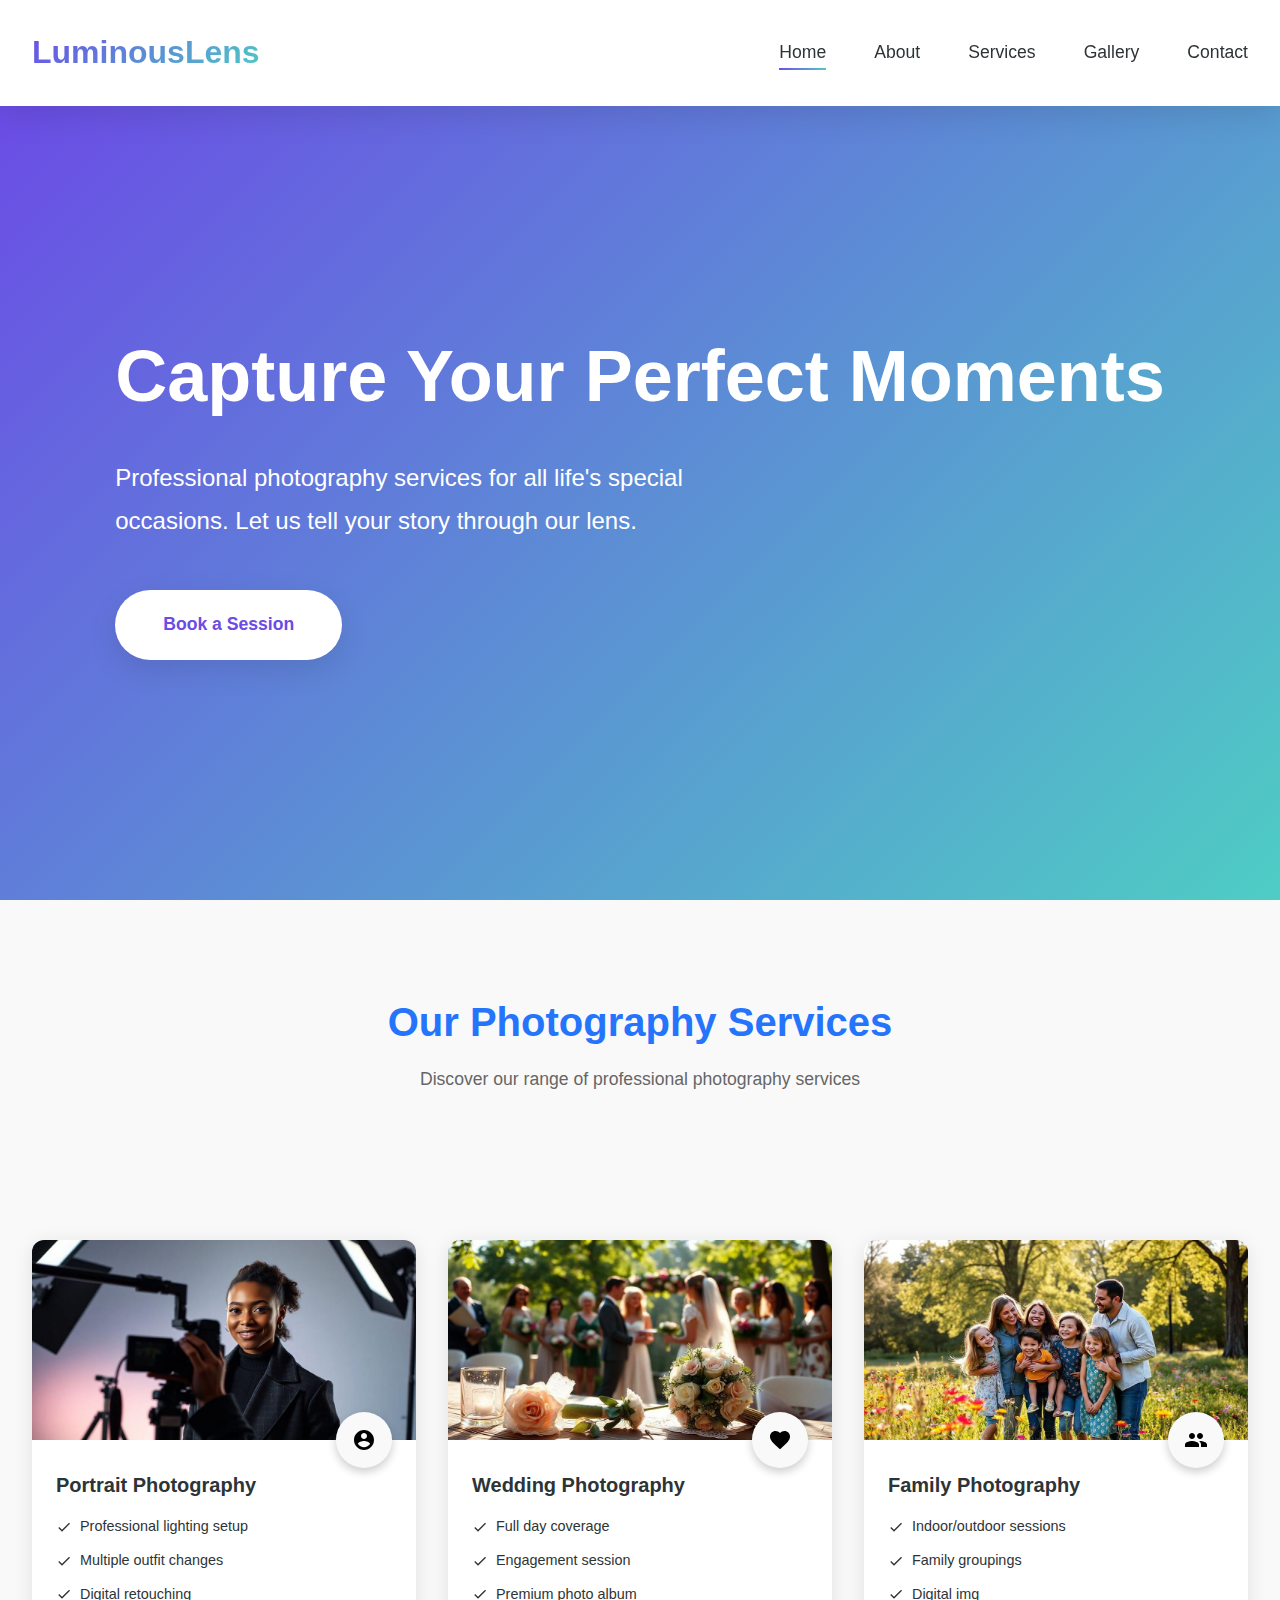
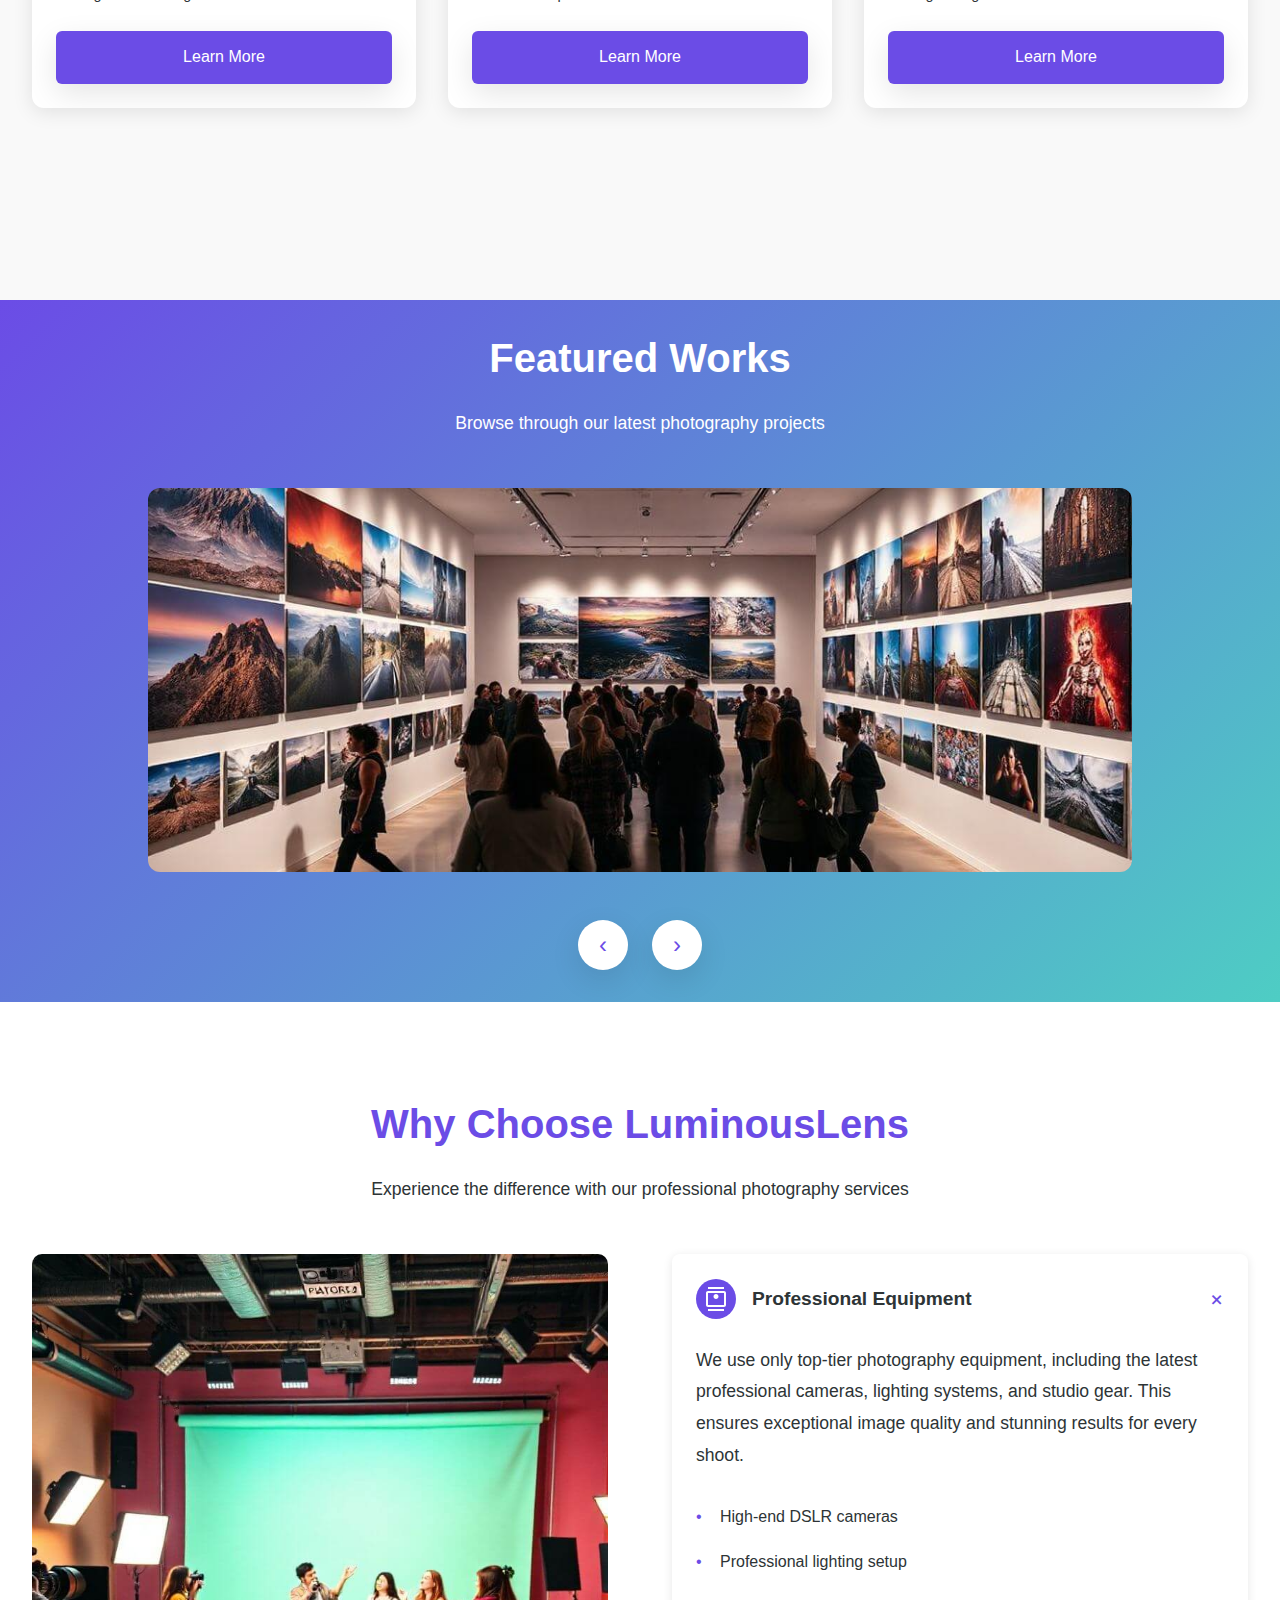
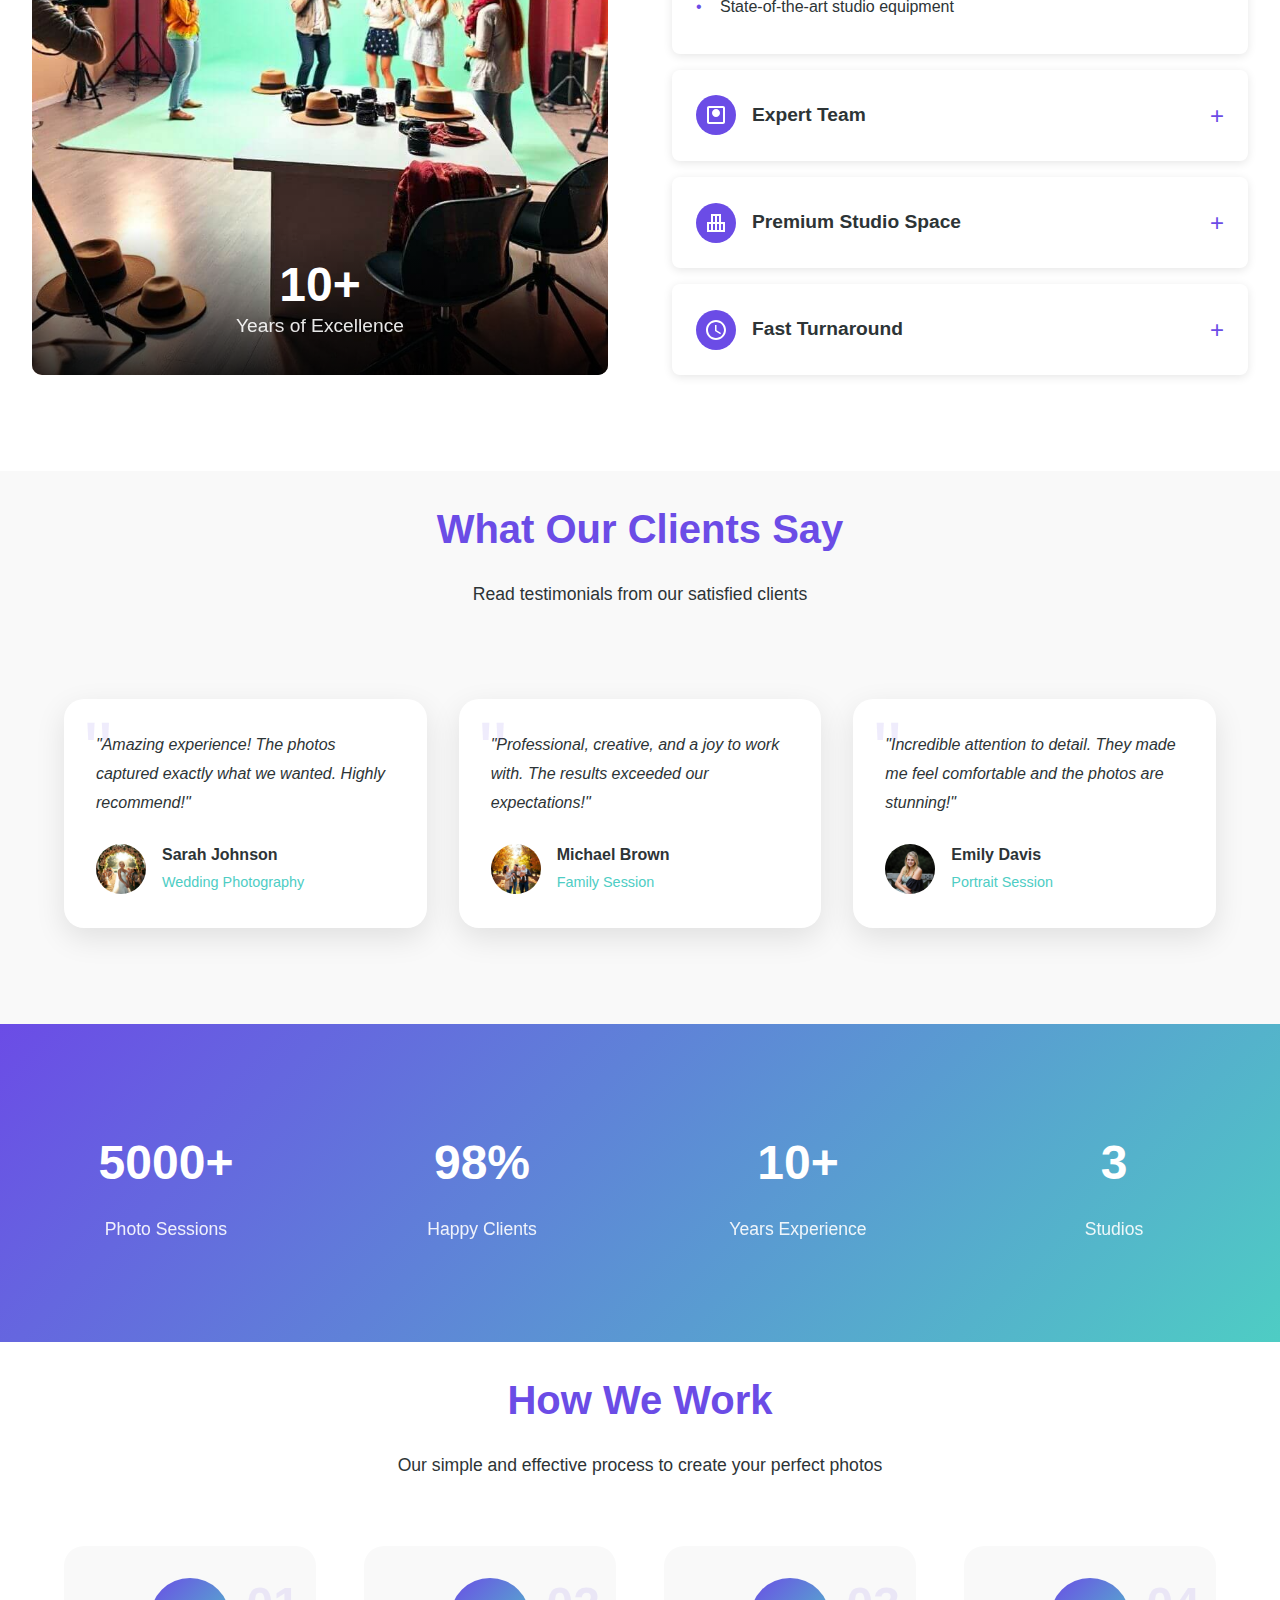
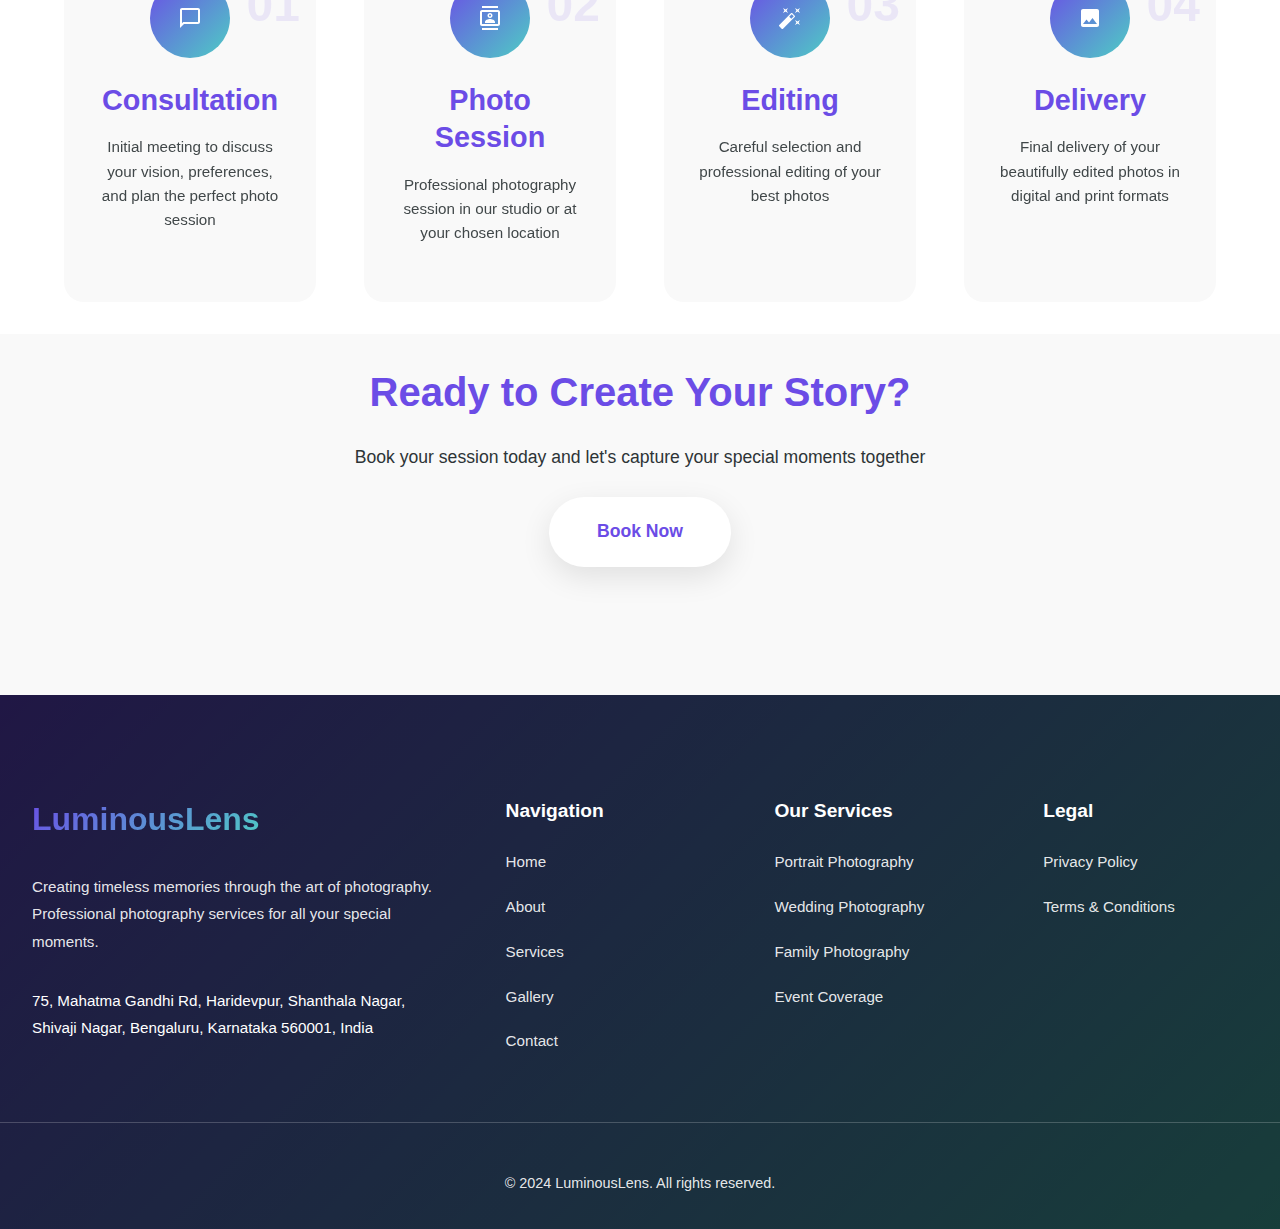
<file: index.html>
<!DOCTYPE html>
<html lang="en">
<head>
    <meta charset="UTF-8">
    <meta name="viewport" content="width=device-width, initial-scale=1.0">
    <title>LuminousLens - Professional Portrait Photography in India</title>
    <meta name="description" content="Premium portrait and family photography studio in India. Capture your precious moments with professional photographers in our modern studio.">
    <link rel="stylesheet" href="css/main.css">
    <link rel="stylesheet" href="css/slider.css">
    <link rel="icon" type="image/x-icon" href="img/logo.png">
</head>
<body>
    <header>
        <div class="header-container">
            <a href="index.html" class="logo">LuminousLens</a>
            <nav class="main-nav">
                <button class="mobile-menu-btn" aria-label="Toggle menu">
                    <span></span>
                    <span></span>
                    <span></span>
                </button>
                <ul class="nav-list">
                    <li><a href="index.html" class="active">Home</a></li>
                    <li><a href="about.html">About</a></li>
                    <li><a href="services.html">Services</a></li>
                    <li><a href="gallery.html">Gallery</a></li>
                    <li><a href="contact.html">Contact</a></li>
                </ul>
            </nav>
        </div>
    </header>

    <main>
        <section class="hero">
            <div class="hero-content">
                <h1>Capture Your Perfect Moments</h1>
                <p>Professional photography services for all life's special occasions. Let us tell your story through our lens.</p>
                <a href="contact.html" class="cta-button">Book a Session</a>
            </div>
        </section>

        <section class="services-preview">
            <div class="container">
                <div class="section-header">
                    <h2 class="text-center">Our Photography Services</h2>
                    <p class="text-center">Discover our range of professional photography services</p>
                </div>
                <div class="services-grid">
                    <div class="service-card">
                        <div class="service-image">
                            <img src="img/portrait.jpg" alt="Portrait Photography">
                        </div>
                        <div class="service-content">
                            <div class="service-icon">
                                <svg width="24" height="24" viewBox="0 0 24 24" fill="none" xmlns="http://www.w3.org/2000/svg">
                                    <path d="M12 2C6.48 2 2 6.48 2 12C2 17.52 6.48 22 12 22C17.52 22 22 17.52 22 12C22 6.48 17.52 2 12 2ZM12 5C13.66 5 15 6.34 15 8C15 9.66 13.66 11 12 11C10.34 11 9 9.66 9 8C9 6.34 10.34 5 12 5ZM12 19.2C9.5 19.2 7.29 17.92 6 15.98C6.03 13.99 10 12.9 12 12.9C13.99 12.9 17.97 13.99 18 15.98C16.71 17.92 14.5 19.2 12 19.2Z" fill="currentColor"/>
                                </svg>
                            </div>
                            <h3>Portrait Photography</h3>
                            <ul class="service-features">
                                <li>
                                    <svg width="16" height="16" viewBox="0 0 24 24" fill="none" xmlns="http://www.w3.org/2000/svg">
                                        <path d="M9 16.17L4.83 12l-1.42 1.41L9 19 21 7l-1.41-1.41L9 16.17z" fill="currentColor"/>
                                    </svg>
                                    Professional lighting setup
                                </li>
                                <li>
                                    <svg width="16" height="16" viewBox="0 0 24 24" fill="none" xmlns="http://www.w3.org/2000/svg">
                                        <path d="M9 16.17L4.83 12l-1.42 1.41L9 19 21 7l-1.41-1.41L9 16.17z" fill="currentColor"/>
                                    </svg>
                                    Multiple outfit changes
                                </li>
                                <li>
                                    <svg width="16" height="16" viewBox="0 0 24 24" fill="none" xmlns="http://www.w3.org/2000/svg">
                                        <path d="M9 16.17L4.83 12l-1.42 1.41L9 19 21 7l-1.41-1.41L9 16.17z" fill="currentColor"/>
                                    </svg>
                                    Digital retouching
                                </li>
                            </ul>
                            <a href="services.html#portrait" class="service-cta">Learn More</a>
                        </div>
                    </div>

                    <div class="service-card">
                        <div class="service-image">
                            <img src="img/wedding.jpg" alt="Wedding Photography">
                        </div>
                        <div class="service-content">
                            <div class="service-icon">
                                <svg width="24" height="24" viewBox="0 0 24 24" fill="none" xmlns="http://www.w3.org/2000/svg">
                                    <path d="M12 21.35L10.55 20.03C5.4 15.36 2 12.28 2 8.5C2 5.42 4.42 3 7.5 3C9.24 3 10.91 3.81 12 5.09C13.09 3.81 14.76 3 16.5 3C19.58 3 22 5.42 22 8.5C22 12.28 18.6 15.36 13.45 20.04L12 21.35Z" fill="currentColor"/>
                                </svg>
                            </div>
                            <h3>Wedding Photography</h3>
                            <ul class="service-features">
                                <li>
                                    <svg width="16" height="16" viewBox="0 0 24 24" fill="none" xmlns="http://www.w3.org/2000/svg">
                                        <path d="M9 16.17L4.83 12l-1.42 1.41L9 19 21 7l-1.41-1.41L9 16.17z" fill="currentColor"/>
                                    </svg>
                                    Full day coverage
                                </li>
                                <li>
                                    <svg width="16" height="16" viewBox="0 0 24 24" fill="none" xmlns="http://www.w3.org/2000/svg">
                                        <path d="M9 16.17L4.83 12l-1.42 1.41L9 19 21 7l-1.41-1.41L9 16.17z" fill="currentColor"/>
                                    </svg>
                                    Engagement session
                                </li>
                                <li>
                                    <svg width="16" height="16" viewBox="0 0 24 24" fill="none" xmlns="http://www.w3.org/2000/svg">
                                        <path d="M9 16.17L4.83 12l-1.42 1.41L9 19 21 7l-1.41-1.41L9 16.17z" fill="currentColor"/>
                                    </svg>
                                    Premium photo album
                                </li>
                            </ul>
                            <a href="services.html#wedding" class="service-cta">Learn More</a>
                        </div>
                    </div>

                    <div class="service-card">
                        <div class="service-image">
                            <img src="img/family.jpg" alt="Family Photography">
                        </div>
                        <div class="service-content">
                            <div class="service-icon">
                                <svg width="24" height="24" viewBox="0 0 24 24" fill="none" xmlns="http://www.w3.org/2000/svg">
                                    <path d="M16 11C17.66 11 18.99 9.66 18.99 8C18.99 6.34 17.66 5 16 5C14.34 5 13 6.34 13 8C13 9.66 14.34 11 16 11ZM8 11C9.66 11 10.99 9.66 10.99 8C10.99 6.34 9.66 5 8 5C6.34 5 5 6.34 5 8C5 9.66 6.34 11 8 11ZM8 13C5.67 13 1 14.17 1 16.5V19H15V16.5C15 14.17 10.33 13 8 13ZM16 13C15.71 13 15.38 13.02 15.03 13.05C16.19 13.89 17 15.02 17 16.5V19H23V16.5C23 14.17 18.33 13 16 13Z" fill="currentColor"/>
                                </svg>
                            </div>
                            <h3>Family Photography</h3>
                            <ul class="service-features">
                                <li>
                                    <svg width="16" height="16" viewBox="0 0 24 24" fill="none" xmlns="http://www.w3.org/2000/svg">
                                        <path d="M9 16.17L4.83 12l-1.42 1.41L9 19 21 7l-1.41-1.41L9 16.17z" fill="currentColor"/>
                                    </svg>
                                    Indoor/outdoor sessions
                                </li>
                                <li>
                                    <svg width="16" height="16" viewBox="0 0 24 24" fill="none" xmlns="http://www.w3.org/2000/svg">
                                        <path d="M9 16.17L4.83 12l-1.42 1.41L9 19 21 7l-1.41-1.41L9 16.17z" fill="currentColor"/>
                                    </svg>
                                    Family groupings
                                </li>
                                <li>
                                    <svg width="16" height="16" viewBox="0 0 24 24" fill="none" xmlns="http://www.w3.org/2000/svg">
                                        <path d="M9 16.17L4.83 12l-1.42 1.41L9 19 21 7l-1.41-1.41L9 16.17z" fill="currentColor"/>
                                    </svg>
                                    Digital img
                                </li>
                            </ul>
                            <a href="services.html#family" class="service-cta">Learn More</a>
                        </div>
                    </div>
                </div>
            </div>
        </section>

        <section class="featured-work section-padding bg-gradient">
            <div class="container">
                <h2 class="text-center" style="color: var(--white);">Featured Works</h2>
                <p class="text-center" style="color: var(--white);">Browse through our latest photography projects</p>
                <div class="featured-slider">
                    <div class="slide">
                        <img src="img/featured1.jpg" alt="Featured Photography Work">
                    </div>
                    <div class="slide">
                        <img src="img/featured2.jpg" alt="Featured Photography Work">
                    </div>
                    <div class="slide">
                        <img src="img/featured3.jpg" alt="Featured Photography Work">
                    </div>
                </div>
                <div class="slider-controls">
                    <button class="prev" aria-label="Previous slide">&#8249;</button>
                    <button class="next" aria-label="Next slide">&#8250;</button>
                </div>
            </div>
        </section>

        <section class="why-choose-us section-padding">
            <div class="container">
                <h2 class="text-center">Why Choose LuminousLens</h2>
                <p class="text-center">Experience the difference with our professional photography services</p>
                
                <div class="choose-us-wrapper">
                    <div class="choose-us-image">
                        <img src="img/studio1.jpg" alt="Professional Photography Studio" class="main-image">
                        <div class="image-overlay">
                            <div class="overlay-content">
                                <span class="experience-years">10+</span>
                                <span class="experience-text">Years of Excellence</span>
                            </div>
                        </div>
                    </div>

                    <div class="choose-us-content">
                        <div class="accordion-container">
                            <div class="accordion-item active">
                                <div class="accordion-header">
                                    <div class="header-icon">
                                        <svg width="24" height="24" viewBox="0 0 24 24" fill="none" xmlns="http://www.w3.org/2000/svg">
                                            <path d="M20 4H4C2.9 4 2 4.9 2 6V18C2 19.1 2.9 20 4 20H20C21.1 20 22 19.1 22 18V6C22 4.9 21.1 4 20 4ZM20 18H4V6H20V18ZM4 0H20V2H4V0ZM4 22H20V24H4V22ZM12 12C13.38 12 14.5 10.88 14.5 9.5C14.5 8.12 13.38 7 12 7C10.62 7 9.5 8.12 9.5 9.5C9.5 10.88 10.62 12 12 12Z" fill="currentColor"/>
                                        </svg>
                                    </div>
                                    <h3>Professional Equipment</h3>
                                    <span class="accordion-toggle">+</span>
                                </div>
                                <div class="accordion-content">
                                    <p>We use only top-tier photography equipment, including the latest professional cameras, lighting systems, and studio gear. This ensures exceptional image quality and stunning results for every shoot.</p>
                                    <ul class="feature-list">
                                        <li>High-end DSLR cameras</li>
                                        <li>Professional lighting setup</li>
                                        <li>State-of-the-art studio equipment</li>
                                    </ul>
                                </div>
                            </div>

                            <div class="accordion-item">
                                <div class="accordion-header">
                                    <div class="header-icon">
                                        <svg width="24" height="24" viewBox="0 0 24 24" fill="none" xmlns="http://www.w3.org/2000/svg">
                                            <path d="M19 3H5C3.89 3 3 3.9 3 5V19C3 20.1 3.89 21 5 21H19C20.1 21 21 20.1 21 19V5C21 3.9 20.1 3 19 3ZM19 19H5V5H19V19ZM12 6C9.79 6 8 7.79 8 10C8 12.21 9.79 14 12 14C14.21 14 16 12.21 16 10C16 7.79 14.21 6 12 6Z" fill="currentColor"/>
                                        </svg>
                                    </div>
                                    <h3>Expert Team</h3>
                                    <span class="accordion-toggle">+</span>
                                </div>
                                <div class="accordion-content">
                                    <p>Our team consists of passionate photographers with years of experience in various photography styles. Each member brings unique expertise and creativity to every project.</p>
                                    <ul class="feature-list">
                                        <li>Certified professionals</li>
                                        <li>Continuous training</li>
                                        <li>Specialized expertise</li>
                                    </ul>
                                </div>
                            </div>

                            <div class="accordion-item">
                                <div class="accordion-header">
                                    <div class="header-icon">
                                        <svg width="24" height="24" viewBox="0 0 24 24" fill="none" xmlns="http://www.w3.org/2000/svg">
                                            <path d="M17 11V3H7V11H3V21H21V11H17ZM7 19H5V13H7V19ZM11 19H9V13H11V19ZM11 11H9V5H11V11ZM15 19H13V13H15V19ZM15 11H13V5H15V11ZM19 19H17V13H19V19Z" fill="currentColor"/>
                                        </svg>
                                    </div>
                                    <h3>Premium Studio Space</h3>
                                    <span class="accordion-toggle">+</span>
                                </div>
                                <div class="accordion-content">
                                    <p>Our modern studio is designed for comfort and versatility, featuring multiple shooting areas and professional setups for any type of photography session.</p>
                                    <ul class="feature-list">
                                        <li>Multiple shooting areas</li>
                                        <li>Comfortable environment</li>
                                        <li>Various backdrops available</li>
                                    </ul>
                                </div>
                            </div>

                            <div class="accordion-item">
                                <div class="accordion-header">
                                    <div class="header-icon">
                                        <svg width="24" height="24" viewBox="0 0 24 24" fill="none" xmlns="http://www.w3.org/2000/svg">
                                            <path d="M11.99 2C6.47 2 2 6.48 2 12C2 17.52 6.47 22 11.99 22C17.52 22 22 17.52 22 12C22 6.48 17.52 2 11.99 2ZM12 20C7.58 20 4 16.42 4 12C4 7.58 7.58 4 12 4C16.42 4 20 7.58 20 12C20 16.42 16.42 20 12 20ZM12.5 7H11V13L16.25 16.15L17 14.92L12.5 12.25V7Z" fill="currentColor"/>
                                        </svg>
                                    </div>
                                    <h3>Fast Turnaround</h3>
                                    <span class="accordion-toggle">+</span>
                                </div>
                                <div class="accordion-content">
                                    <p>We understand the importance of timely delivery. Our efficient workflow ensures quick processing while maintaining the highest quality standards.</p>
                                    <ul class="feature-list">
                                        <li>Quick preview selection</li>
                                        <li>Professional editing</li>
                                        <li>Digital delivery system</li>
                                    </ul>
                                </div>
                            </div>
                        </div>
                    </div>
                </div>
            </div>
        </section>

        <section class="testimonials section-padding">
            <div class="container">
                <h2 class="text-center">What Our Clients Say</h2>
                <p class="text-center">Read testimonials from our satisfied clients</p>
                <div class="testimonials-grid">
                    <div class="testimonial-card">
                        <div class="testimonial-content">
                            "Amazing experience! The photos captured exactly what we wanted. Highly recommend!"
                        </div>
                        <div class="testimonial-author">
                            <img src="img/client1.jpg" alt="Sarah Johnson">
                            <div class="author-info">
                                <h4>Sarah Johnson</h4>
                                <p>Wedding Photography</p>
                            </div>
                        </div>
                    </div>
                    <div class="testimonial-card">
                        <div class="testimonial-content">
                            "Professional, creative, and a joy to work with. The results exceeded our expectations!"
                        </div>
                        <div class="testimonial-author">
                            <img src="img/client2.jpg" alt="Michael Brown">
                            <div class="author-info">
                                <h4>Michael Brown</h4>
                                <p>Family Session</p>
                            </div>
                        </div>
                    </div>
                    <div class="testimonial-card">
                        <div class="testimonial-content">
                            "Incredible attention to detail. They made me feel comfortable and the photos are stunning!"
                        </div>
                        <div class="testimonial-author">
                            <img src="img/client3.jpg" alt="Emily Davis">
                            <div class="author-info">
                                <h4>Emily Davis</h4>
                                <p>Portrait Session</p>
                            </div>
                        </div>
                    </div>
                </div>
            </div>
        </section>

        <section class="stats-section">
            <div class="stats-grid">
                <div class="stat-item">
                    <div class="stat-number">5000+</div>
                    <div class="stat-label">Photo Sessions</div>
                </div>
                <div class="stat-item">
                    <div class="stat-number">98%</div>
                    <div class="stat-label">Happy Clients</div>
                </div>
                <div class="stat-item">
                    <div class="stat-number">10+</div>
                    <div class="stat-label">Years Experience</div>
                </div>
                <div class="stat-item">
                    <div class="stat-number">3</div>
                    <div class="stat-label">Studios</div>
                </div>
            </div>
        </section>

        <section class="process-section section-padding">
            <div class="container">
                <h2 class="text-center">How We Work</h2>
                <p class="text-center">Our simple and effective process to create your perfect photos</p>
                <div class="process-grid">
                    <div class="process-item">
                        <div class="process-number">01</div>
                        <div class="process-icon">
                            <svg width="24" height="24" viewBox="0 0 24 24" fill="none" xmlns="http://www.w3.org/2000/svg">
                                <path d="M20 2H4C2.9 2 2 2.9 2 4V22L6 18H20C21.1 18 22 17.1 22 16V4C22 2.9 21.1 2 20 2ZM20 16H5.17L4 17.17V4H20V16Z" fill="currentColor"/>
                            </svg>
                        </div>
                        <h3>Consultation</h3>
                        <p>Initial meeting to discuss your vision, preferences, and plan the perfect photo session</p>
                    </div>
                    <div class="process-item">
                        <div class="process-number">02</div>
                        <div class="process-icon">
                            <svg width="24" height="24" viewBox="0 0 24 24" fill="none" xmlns="http://www.w3.org/2000/svg">
                                <path d="M20 4H4C2.9 4 2 4.9 2 6V18C2 19.1 2.9 20 4 20H20C21.1 20 22 19.1 22 18V6C22 4.9 21.1 4 20 4ZM20 18H4V6H20V18ZM4 0H20V2H4V0ZM4 22H20V24H4V22ZM12 12C13.38 12 14.5 10.88 14.5 9.5C14.5 8.12 13.38 7 12 7C10.62 7 9.5 8.12 9.5 9.5C9.5 10.88 10.62 12 12 12ZM12 8.5C12.55 8.5 13 8.95 13 9.5C13 10.05 12.55 10.5 12 10.5C11.45 10.5 11 10.05 11 9.5C11 8.95 11.45 8.5 12 8.5ZM17 15.99C17 13.9 13.69 13 12 13C10.31 13 7 13.9 7 15.99V17H17V15.99Z" fill="currentColor"/>
                            </svg>
                        </div>
                        <h3>Photo Session</h3>
                        <p>Professional photography session in our studio or at your chosen location</p>
                    </div>
                    <div class="process-item">
                        <div class="process-number">03</div>
                        <div class="process-icon">
                            <svg width="24" height="24" viewBox="0 0 24 24" fill="none" xmlns="http://www.w3.org/2000/svg">
                                <path d="M7.5 5.6L5 7L6.4 4.5L5 2L7.5 3.4L10 2L8.6 4.5L10 7L7.5 5.6ZM19.5 15.4L22 14L20.6 16.5L22 19L19.5 17.6L17 19L18.4 16.5L17 14L19.5 15.4ZM22 2L20.6 4.5L22 7L19.5 5.6L17 7L18.4 4.5L17 2L19.5 3.4L22 2ZM13.34 12.78L15.78 10.34L13.66 8.22L11.22 10.66L13.34 12.78ZM14.37 7.29L16.71 9.63C17.1 10.02 17.1 10.65 16.71 11.04L5.04 22.71C4.65 23.1 4.02 23.1 3.63 22.71L1.29 20.37C0.9 19.98 0.9 19.35 1.29 18.96L12.96 7.29C13.35 6.9 13.98 6.9 14.37 7.29Z" fill="currentColor"/>
                            </svg>
                        </div>
                        <h3>Editing</h3>
                        <p>Careful selection and professional editing of your best photos</p>
                    </div>
                    <div class="process-item">
                        <div class="process-number">04</div>
                        <div class="process-icon">
                            <svg width="24" height="24" viewBox="0 0 24 24" fill="none" xmlns="http://www.w3.org/2000/svg">
                                <path d="M21 19V5C21 3.9 20.1 3 19 3H5C3.9 3 3 3.9 3 5V19C3 20.1 3.9 21 5 21H19C20.1 21 21 20.1 21 19ZM8.5 13.5L11 16.51L14.5 12L19 18H5L8.5 13.5Z" fill="currentColor"/>
                            </svg>
                        </div>
                        <h3>Delivery</h3>
                        <p>Final delivery of your beautifully edited photos in digital and print formats</p>
                    </div>
                </div>
            </div>
        </section>

        <section class="cta-section section-padding">
            <div class="container">
                <h2 class="text-center">Ready to Create Your Story?</h2>
                <p class="text-center">Book your session today and let's capture your special moments together</p>
                <div class="text-center">
                    <a href="contact.html" class="cta-button">Book Now</a>
                </div>
            </div>
        </section>
    </main>

    <footer>
        <section class="footer-container">
            <div class="footer-info">
                <a href="index.html" class="footer-logo">LuminousLens</a>
                <p>Creating timeless memories through the art of photography. Professional photography services for all your special moments.</p>
                <p>
                    <a class="footer-address" href="https://maps.app.goo.gl/oSsgZ88W1GDZLzxp7" target="_blank">
                        75, Mahatma Gandhi Rd, Haridevpur, Shanthala Nagar, Shivaji Nagar, Bengaluru, Karnataka 560001, India
                    </a>
                </p>
            </div>
            <div class="footer-nav">
                <h3>Navigation</h3>
                <ul>
                    <li><a href="index.html">Home</a></li>
                    <li><a href="about.html">About</a></li>
                    <li><a href="services.html">Services</a></li>
                    <li><a href="gallery.html">Gallery</a></li>
                    <li><a href="contact.html">Contact</a></li>
                </ul>
            </div>
            <div class="footer-services">
                <h3>Our Services</h3>
                <ul>
                    <li><a href="services.html#portrait">Portrait Photography</a></li>
                    <li><a href="services.html#wedding">Wedding Photography</a></li>
                    <li><a href="services.html#family">Family Photography</a></li>
                    <li><a href="services.html#events">Event Coverage</a></li>
                </ul>
            </div>
            <div class="footer-legal">
                <h3>Legal</h3>
                <ul>
                    <li><a href="privacy-policy.html">Privacy Policy</a></li>
                    <li><a href="terms-conditions.html">Terms & Conditions</a></li>
                </ul>
            </div>
        </section>
        <div class="footer-bottom">
            <p>&copy; 2024 LuminousLens. All rights reserved.</p>
        </div>
    </footer>

    <script src="js/main.js"></script>
    <script src="js/slider.js"></script>
</body>
</html>
</file>
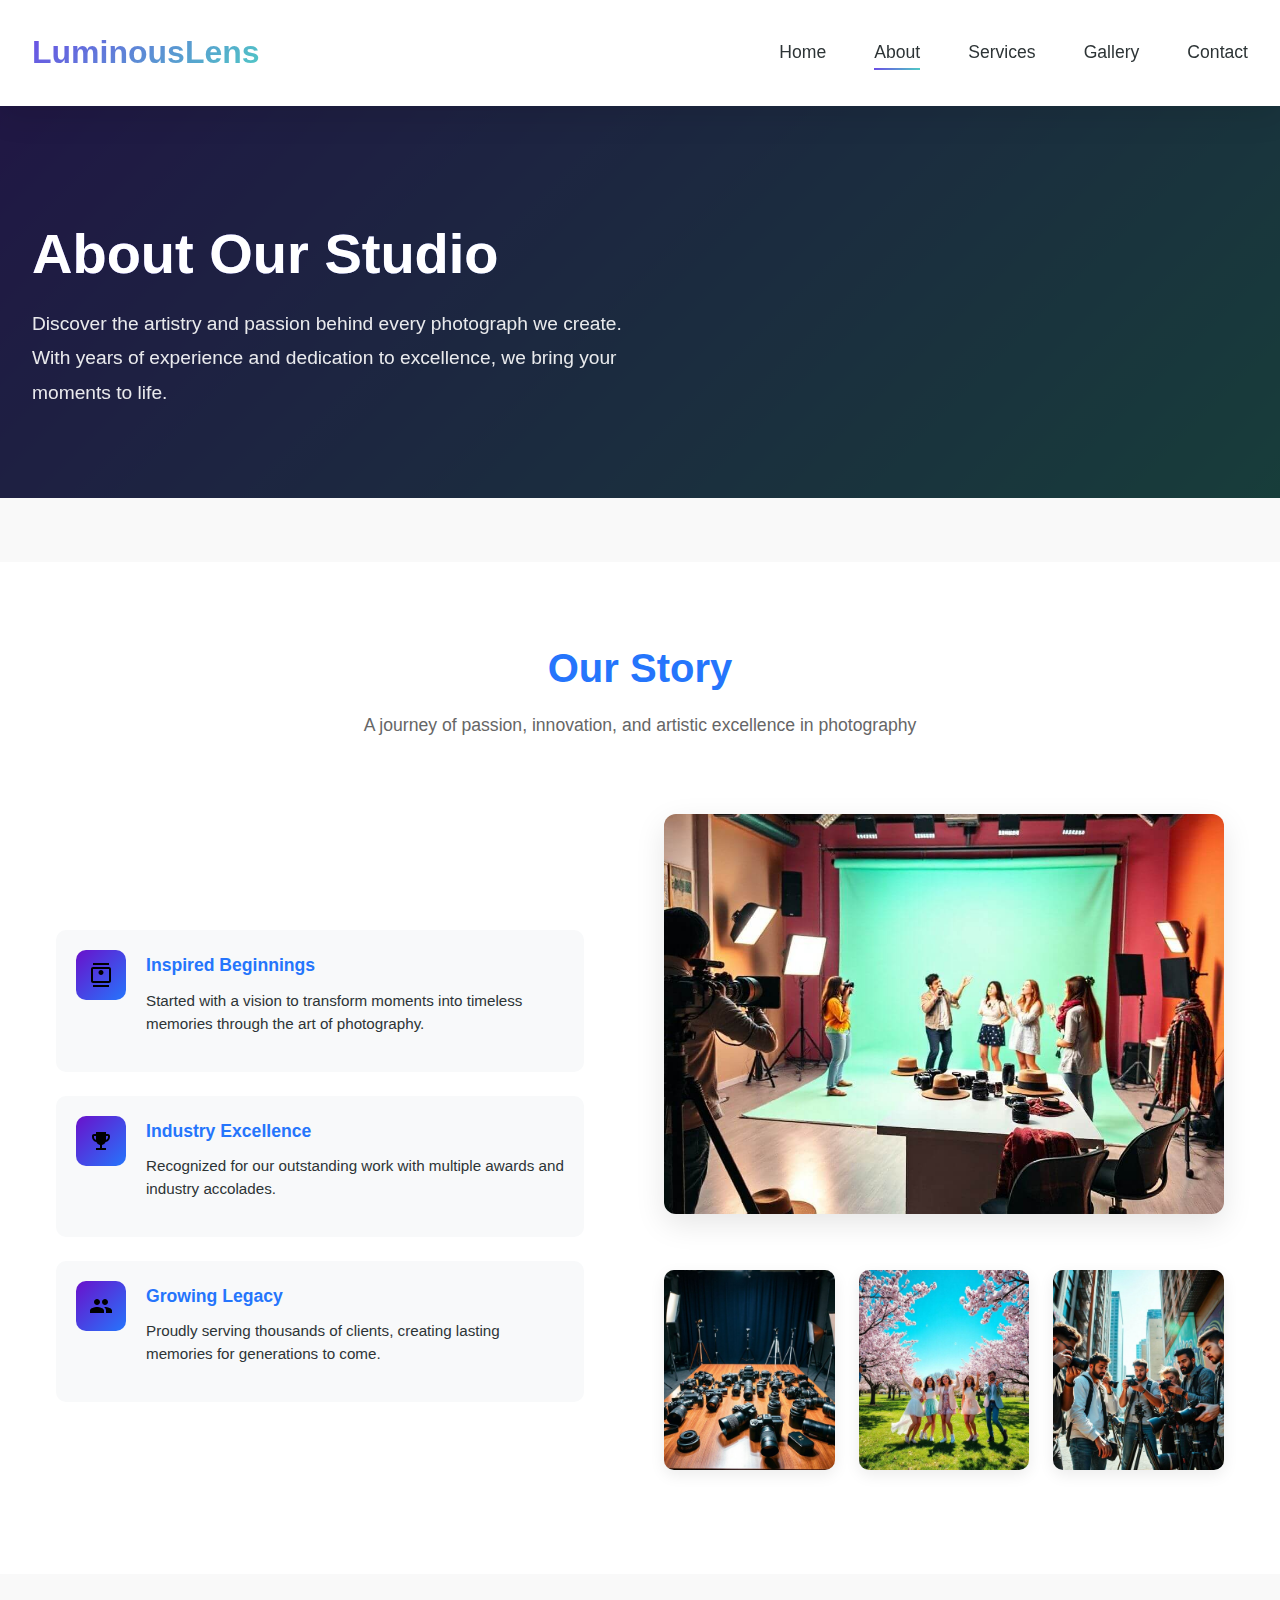
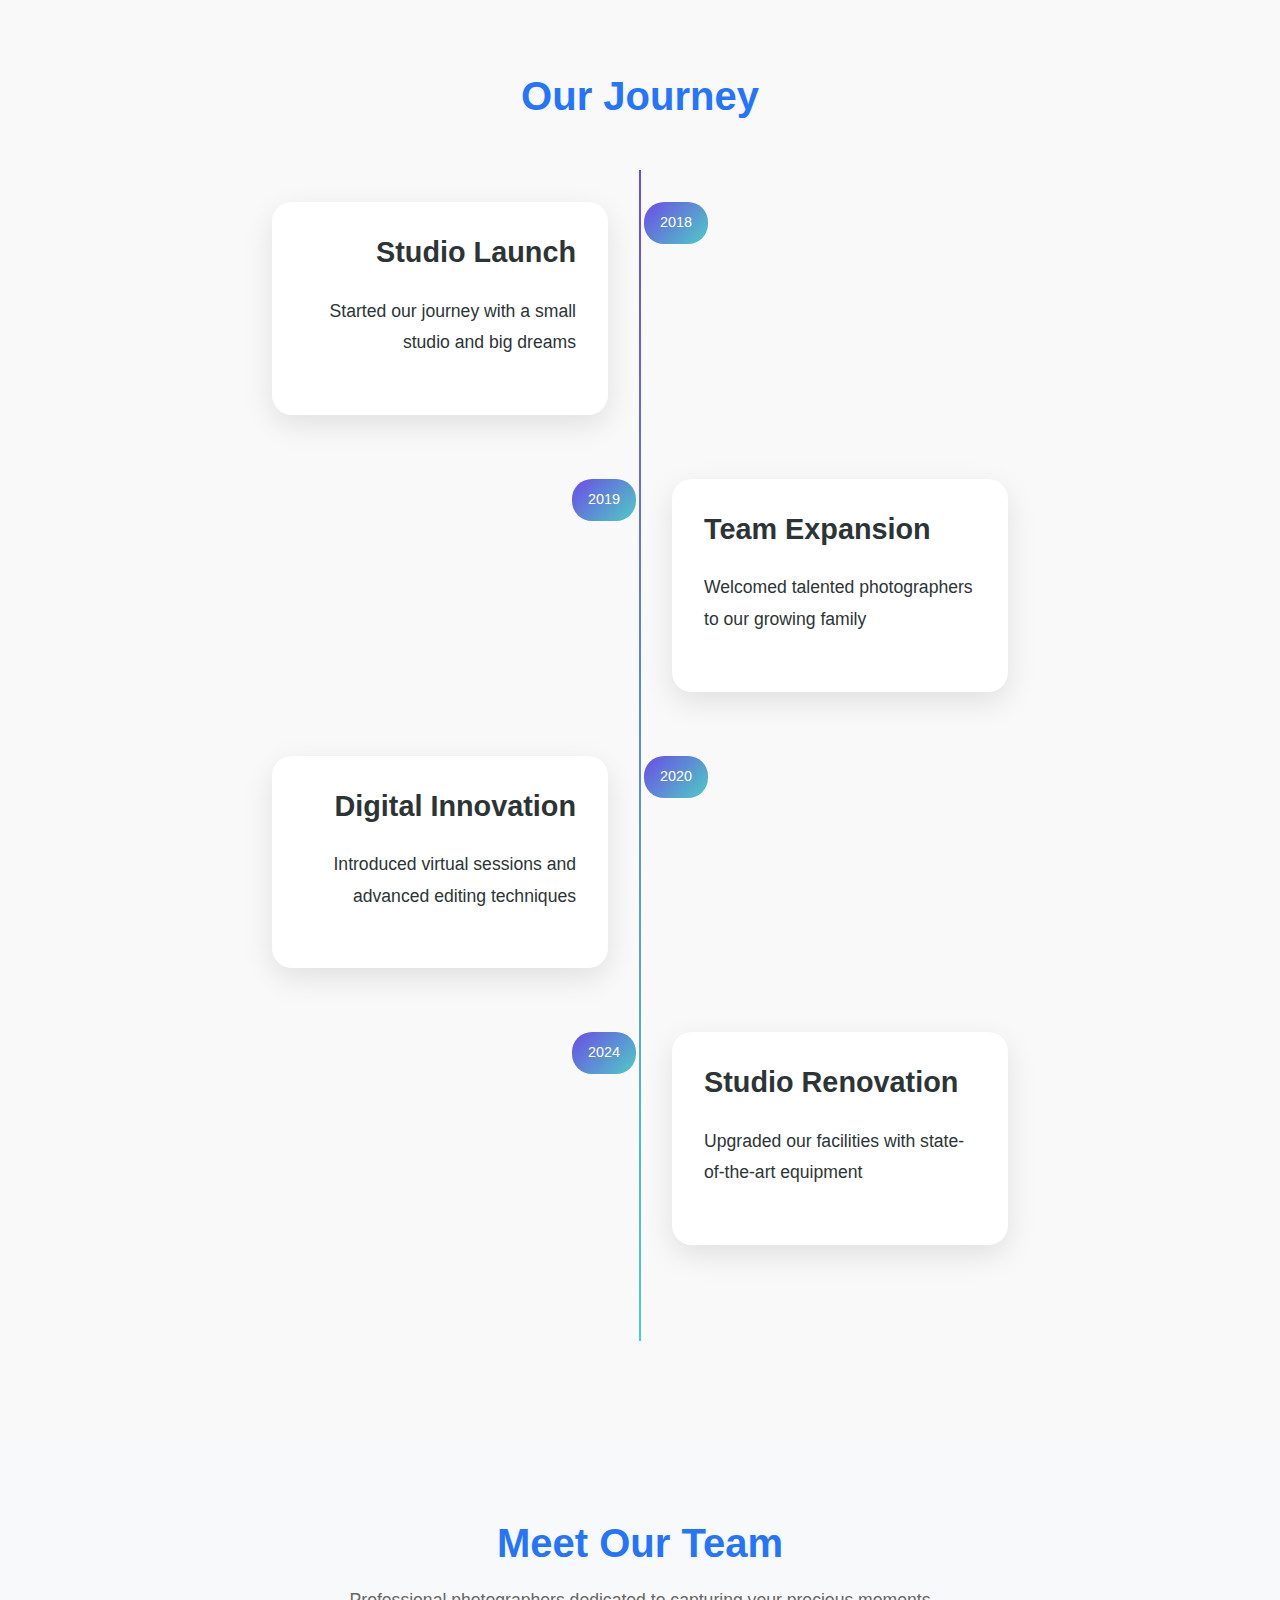
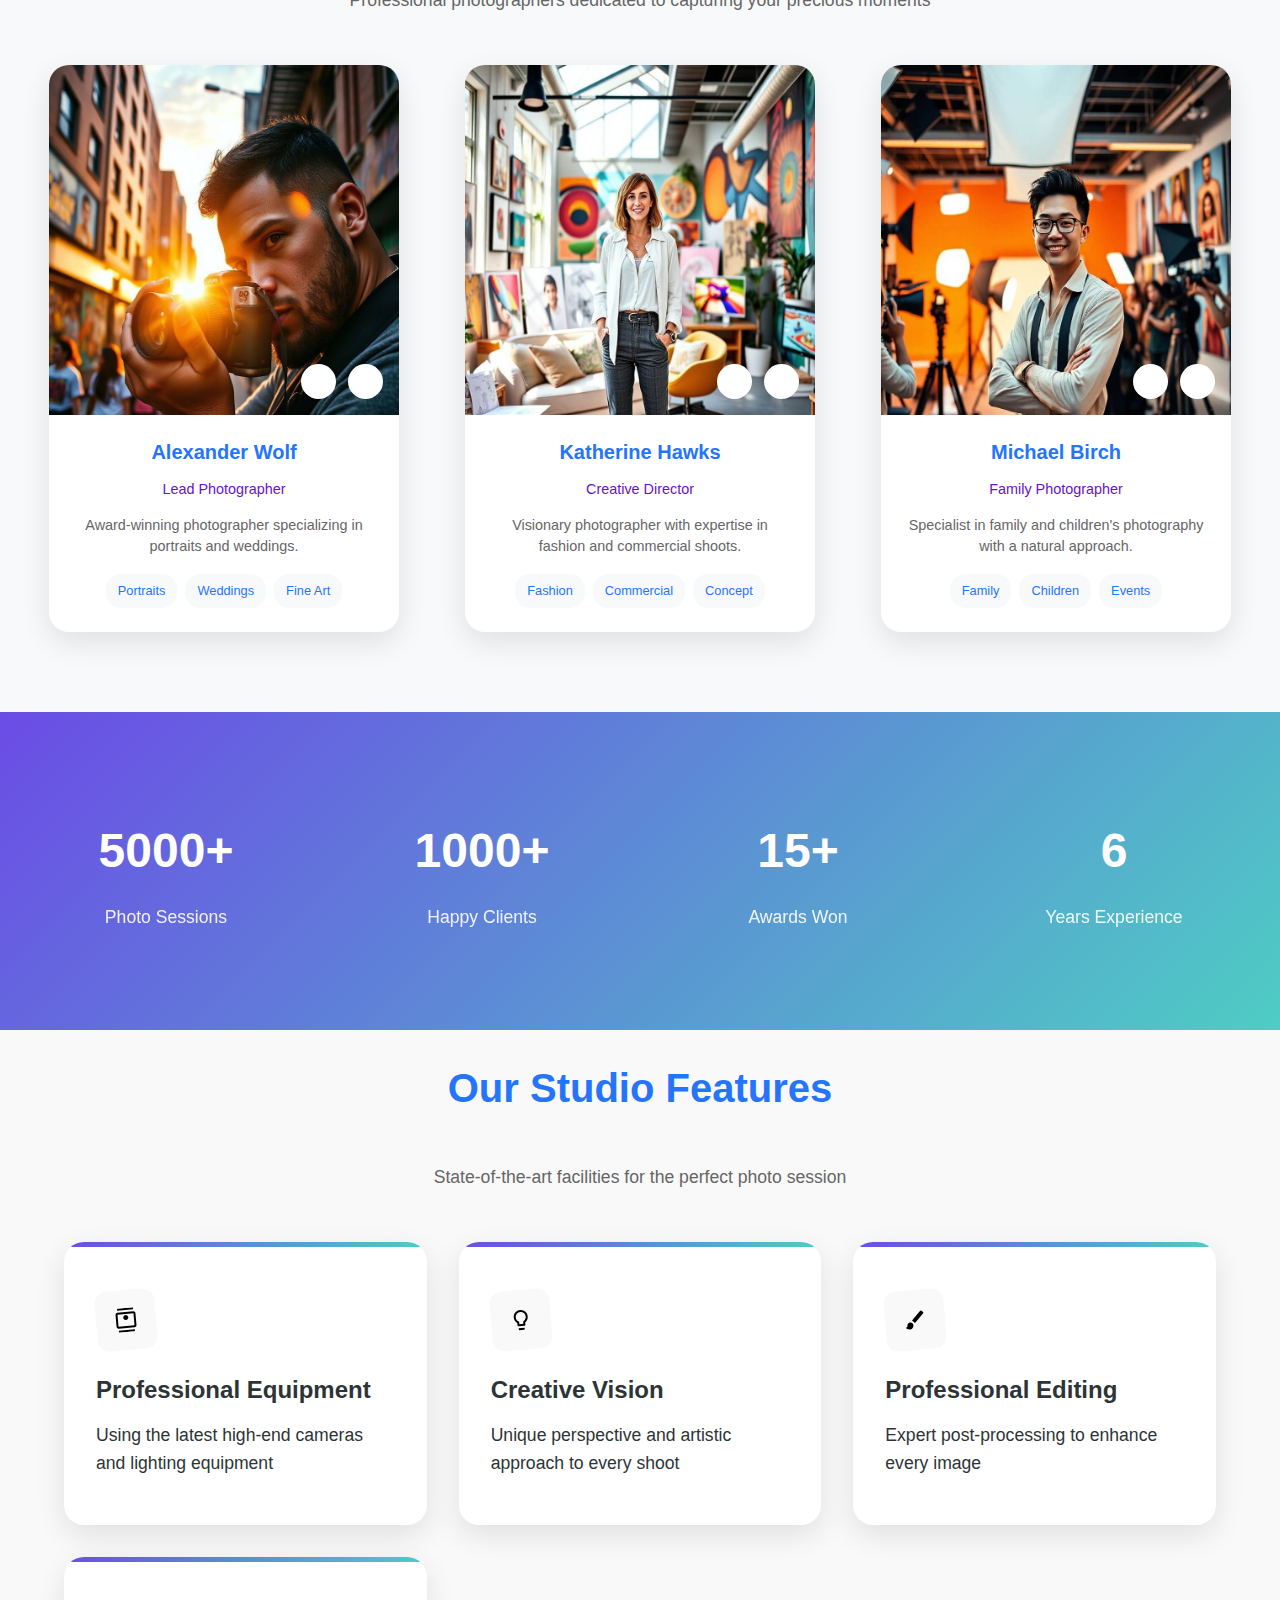
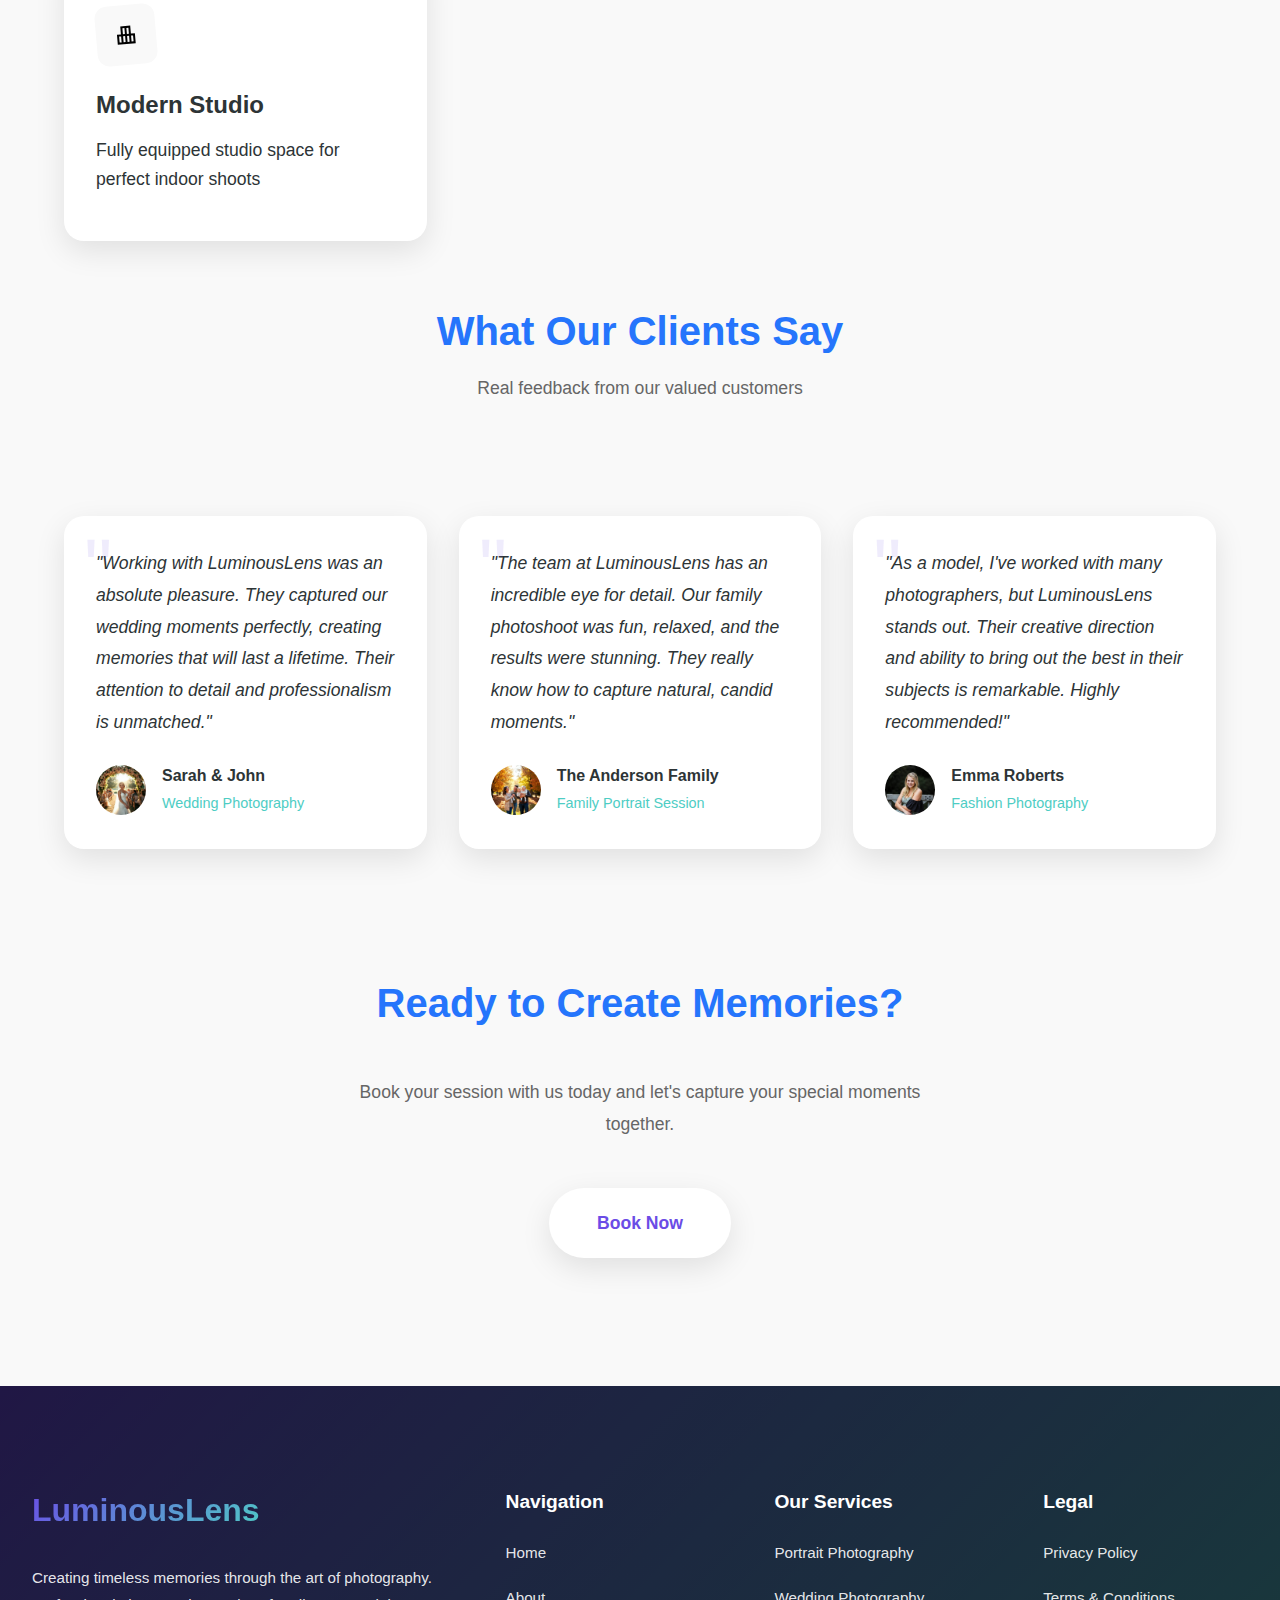
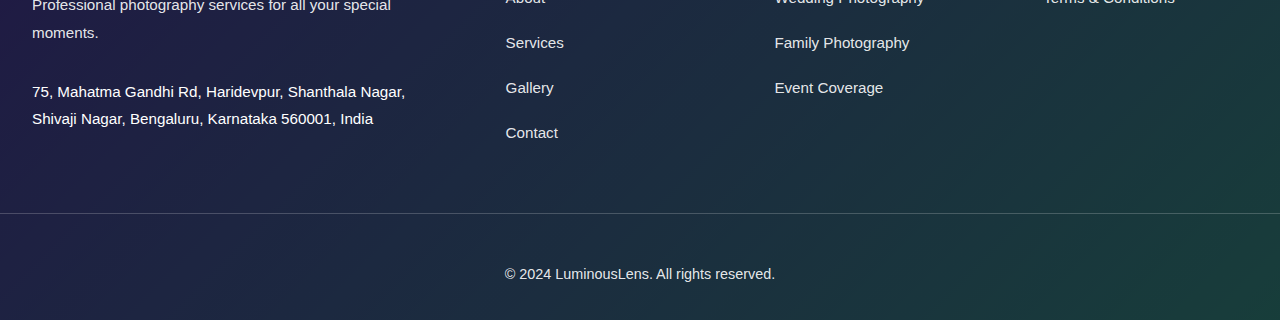
<file: about.html>
<!DOCTYPE html>
<html lang="en">
  <head>
    <meta charset="UTF-8" />
    <meta name="viewport" content="width=device-width, initial-scale=1.0" />
    <title>
      About Us - LuminousLens | Professional Photography in India
    </title>
    <meta
      name="description"
      content="Learn about LuminousLens's journey, our professional team, and our commitment to capturing your precious moments with excellence."
    />
    <link rel="stylesheet" href="css/main.css" />
    <link rel="stylesheet" href="css/slider.css" />
    <link rel="icon" type="image/x-icon" href="img/logo.png" />
  </head>
  <body>
    <header>
      <section class="header-container">
        <a href="index.html" class="logo">LuminousLens</a>
        <nav class="main-nav">
          <button class="mobile-menu-btn" aria-label="Toggle menu">
            <span></span>
            <span></span>
            <span></span>
          </button>
          <ul class="nav-list">
            <li><a href="index.html">Home</a></li>
            <li><a href="about.html" class="active">About</a></li>
            <li><a href="services.html">Services</a></li>
            <li><a href="gallery.html">Gallery</a></li>
            <li><a href="contact.html">Contact</a></li>
          </ul>
        </nav>
      </section>
    </header>

    <main>
      <section class="page-header">
        <div class="page-header-content">
          <h1>About Our Studio</h1>
          <p>
            Discover the artistry and passion behind every photograph we create.
            With years of experience and dedication to excellence, we bring your
            moments to life.
          </p>
        </div>
      </section>

      <section class="our-story section-padding">
        <div class="container">
          <div class="section-header">
            <h2>Our Story</h2>
            <p>
              A journey of passion, innovation, and artistic excellence in
              photography
            </p>
          </div>
          <div class="story-content">
            <div class="story-text">
              <div class="story-highlights">
                <div class="highlight-item">
                  <div class="highlight-icon">
                    <svg width="24" height="24" viewBox="0 0 24 24" fill="none" xmlns="http://www.w3.org/2000/svg">
                      <path d="M20 4H4C2.9 4 2 4.9 2 6V18C2 19.1 2.9 20 4 20H20C21.1 20 22 19.1 22 18V6C22 4.9 21.1 4 20 4ZM20 18H4V6H20V18ZM4 0H20V2H4V0ZM4 22H20V24H4V22ZM12 12C13.38 12 14.5 10.88 14.5 9.5C14.5 8.12 13.38 7 12 7C10.62 7 9.5 8.12 9.5 9.5C9.5 10.88 10.62 12 12 12Z" fill="black"/>
                    </svg>
                  </div>
                  <div class="highlight-text">
                    <h4>Inspired Beginnings</h4>
                    <p>
                      Started with a vision to transform moments into timeless
                      memories through the art of photography.
                    </p>
                  </div>
                </div>

                <div class="highlight-item">
                  <div class="highlight-icon">
                    <svg width="24" height="24" viewBox="0 0 24 24" fill="none" xmlns="http://www.w3.org/2000/svg">
                      <path d="M19 5h-2V3H7v2H5C3.9 5 3 5.9 3 7v1c0 2.55 1.92 4.63 4.39 4.94.63 1.5 1.98 2.63 3.61 2.96V19H7v2h10v-2h-4v-3.1c1.63-.33 2.98-1.46 3.61-2.96C19.08 12.63 21 10.55 21 8V7c0-1.1-.9-2-2-2zM5 8V7h2v3.82C5.84 10.4 5 9.3 5 8zm14 0c0 1.3-.84 2.4-2 2.82V7h2v1z" fill="black"/>
                    </svg>
                  </div>
                  <div class="highlight-text">
                    <h4>Industry Excellence</h4>
                    <p>
                      Recognized for our outstanding work with multiple awards
                      and industry accolades.
                    </p>
                  </div>
                </div>

                <div class="highlight-item">
                  <div class="highlight-icon">
                    <svg width="24" height="24" viewBox="0 0 24 24" fill="none" xmlns="http://www.w3.org/2000/svg">
                      <path d="M16 11C17.66 11 18.99 9.66 18.99 8C18.99 6.34 17.66 5 16 5C14.34 5 13 6.34 13 8C13 9.66 14.34 11 16 11ZM8 11C9.66 11 10.99 9.66 10.99 8C10.99 6.34 9.66 5 8 5C6.34 5 5 6.34 5 8C5 9.66 6.34 11 8 11ZM8 13C5.67 13 1 14.17 1 16.5V19H15V16.5C15 14.17 10.33 13 8 13ZM16 13C15.71 13 15.38 13.02 15.03 13.05C16.19 13.89 17 15.02 17 16.5V19H23V16.5C23 14.17 18.33 13 16 13Z" fill="black"/>
                    </svg>
                  </div>
                  <div class="highlight-text">
                    <h4>Growing Legacy</h4>
                    <p>
                      Proudly serving thousands of clients, creating lasting
                      memories for generations to come.
                    </p>
                  </div>
                </div>
              </div>
            </div>

            <section class="story-visuals">
              <div class="story-image main-image">
                <img
                  src="img/studio1.jpg"
                  alt="LuminousLens - Main Studio"
                />
              </div>
              <div class="story-image-grid">
                <img src="img/studio2.jpg" alt="Professional Equipment Setup" />
                <img
                  src="img/studio3.jpg"
                  alt="Photography Session in Progress"
                />
                <img src="img/studio4.jpg" alt="Our Team at Work" />
              </div>
            </section>
          </div>
        </div>
      </section>

      <section class="timeline-section">
        <div class="container">
          <div class="section-header">
            <h2 class="text-center">Our Journey</h2>
          </div>
          <div class="timeline">
            <div class="timeline-item">
              <div class="timeline-content">
                <span class="timeline-date">2018</span>
                <h3>Studio Launch</h3>
                <p>Started our journey with a small studio and big dreams</p>
              </div>
            </div>
            <div class="timeline-item">
              <div class="timeline-content">
                <span class="timeline-date">2019</span>
                <h3>Team Expansion</h3>
                <p>Welcomed talented photographers to our growing family</p>
              </div>
            </div>
            <div class="timeline-item">
              <div class="timeline-content">
                <span class="timeline-date">2020</span>
                <h3>Digital Innovation</h3>
                <p>
                  Introduced virtual sessions and advanced editing techniques
                </p>
              </div>
            </div>
            <div class="timeline-item">
              <div class="timeline-content">
                <span class="timeline-date">2024</span>
                <h3>Studio Renovation</h3>
                <p>Upgraded our facilities with state-of-the-art equipment</p>
              </div>
            </div>
          </div>
        </div>
      </section>

      <section class="team-section section-padding">
        <div class="container">
          <div class="section-header">
            <h2>Meet Our Team</h2>
            <p>
              Professional photographers dedicated to capturing your precious
              moments
            </p>
          </div>
          <div class="team-grid">
            <div class="team-member">
              <div class="member-image">
                <img src="img/worker1.jpg" alt="Lead Photographer" />
                <div class="member-social">
                  <a href="index.html" aria-label="Instagram"
                    ><i class="fab fa-instagram"></i
                  ></a>
                  <a href="index.html" aria-label="LinkedIn"
                    ><i class="fab fa-linkedin"></i
                  ></a>
                </div>
              </div>
              <div class="member-info">
                <h3>Alexander Wolf</h3>
                <span class="member-role">Lead Photographer</span>
                <p>
                  Award-winning photographer specializing in portraits and
                  weddings.
                </p>
                <div class="member-specialties">
                  <span>Portraits</span>
                  <span>Weddings</span>
                  <span>Fine Art</span>
                </div>
              </div>
            </div>

            <div class="team-member">
              <div class="member-image">
                <img src="img/worker2.jpg" alt="Creative Director" />
                <div class="member-social">
                  <a href="index.html" aria-label="Instagram"
                    ><i class="fab fa-instagram"></i
                  ></a>
                  <a href="index.html" aria-label="LinkedIn"
                    ><i class="fab fa-linkedin"></i
                  ></a>
                </div>
              </div>
              <div class="member-info">
                <h3>Katherine Hawks</h3>
                <span class="member-role">Creative Director</span>
                <p>
                  Visionary photographer with expertise in fashion and
                  commercial shoots.
                </p>
                <div class="member-specialties">
                  <span>Fashion</span>
                  <span>Commercial</span>
                  <span>Concept</span>
                </div>
              </div>
            </div>

            <div class="team-member">
              <div class="member-image">
                <img src="img/worker3.jpg" alt="Family Photographer" />
                <div class="member-social">
                  <a href="index.html" aria-label="Instagram"
                    ><i class="fab fa-instagram"></i
                  ></a>
                  <a href="index.html" aria-label="LinkedIn"
                    ><i class="fab fa-linkedin"></i
                  ></a>
                </div>
              </div>
              <div class="member-info">
                <h3>Michael Birch</h3>
                <span class="member-role">Family Photographer</span>
                <p>
                  Specialist in family and children's photography with a natural
                  approach.
                </p>
                <div class="member-specialties">
                  <span>Family</span>
                  <span>Children</span>
                  <span>Events</span>
                </div>
              </div>
            </div>
          </div>
        </div>
      </section>

      <section class="stats-section">
        <div class="stats-grid">
          <div class="stat-item">
            <div class="stat-number">5000+</div>
            <div class="stat-label">Photo Sessions</div>
          </div>
          <div class="stat-item">
            <div class="stat-number">1000+</div>
            <div class="stat-label">Happy Clients</div>
          </div>
          <div class="stat-item">
            <div class="stat-number">15+</div>
            <div class="stat-label">Awards Won</div>
          </div>
          <div class="stat-item">
            <div class="stat-number">6</div>
            <div class="stat-label">Years Experience</div>
          </div>
        </div>
      </section>

      <section class="studio-features section-padding">
        <div class="container">
          <div class="section-header">
            <h2 class="text-center">Our Studio Features</h2>
          </div>
          <div class="section-header">
            <p class="text-center">
              State-of-the-art facilities for the perfect photo session
            </p>
          </div>
          <div class="features-grid">
            <div class="feature">
              <div class="feature-icon">
                <svg width="24" height="24" viewBox="0 0 24 24" fill="none" xmlns="http://www.w3.org/2000/svg">
                  <path d="M20 4H4C2.9 4 2 4.9 2 6V18C2 19.1 2.9 20 4 20H20C21.1 20 22 19.1 22 18V6C22 4.9 21.1 4 20 4ZM20 18H4V6H20V18ZM4 0H20V2H4V0ZM4 22H20V24H4V22ZM12 12C13.38 12 14.5 10.88 14.5 9.5C14.5 8.12 13.38 7 12 7C10.62 7 9.5 8.12 9.5 9.5C9.5 10.88 10.62 12 12 12Z" fill="black"/>
                </svg>
              </div>
              <h3>Professional Equipment</h3>
              <p>Using the latest high-end cameras and lighting equipment</p>
            </div>
            <div class="feature">
              <div class="feature-icon">
                <svg width="24" height="24" viewBox="0 0 24 24" fill="none" xmlns="http://www.w3.org/2000/svg">
                  <path d="M9 21c0 .55.45 1 1 1h4c.55 0 1-.45 1-1v-1H9v1zm3-19C8.14 2 5 5.14 5 9c0 2.38 1.19 4.47 3 5.74V17c0 .55.45 1 1 1h6c.55 0 1-.45 1-1v-2.26c1.81-1.27 3-3.36 3-5.74 0-3.86-3.14-7-7-7zm2.85 11.1l-.85.6V16h-4v-2.3l-.85-.6C7.8 12.16 7 10.63 7 9c0-2.76 2.24-5 5-5s5 2.24 5 5c0 1.63-.8 3.16-2.15 4.1z" fill="black"/>
                </svg>
              </div>
              <h3>Creative Vision</h3>
              <p>Unique perspective and artistic approach to every shoot</p>
            </div>
            <div class="feature">
              <div class="feature-icon">
                <svg width="24" height="24" viewBox="0 0 24 24" fill="none" xmlns="http://www.w3.org/2000/svg">
                  <path d="M7 14c-1.66 0-3 1.34-3 3 0 1.31-1.16 2-2 2 .92 1.22 2.49 2 4 2 2.21 0 4-1.79 4-4 0-1.66-1.34-3-3-3zm13.71-9.37l-1.34-1.34a.996.996 0 0 0-1.41 0L9 12.25 11.75 15l8.96-8.96a.996.996 0 0 0 0-1.41z" fill="black"/>
                </svg>
              </div>
              <h3>Professional Editing</h3>
              <p>Expert post-processing to enhance every image</p>
            </div>
            <div class="feature">
              <div class="feature-icon">
                <svg width="24" height="24" viewBox="0 0 24 24" fill="none" xmlns="http://www.w3.org/2000/svg">
                  <path d="M17 11V3H7V11H3V21H21V11H17ZM7 19H5V13H7V19ZM11 19H9V13H11V19ZM11 11H9V5H11V11ZM15 19H13V13H15V19ZM15 11H13V5H15V11ZM19 19H17V13H19V19Z" fill="black"/>
                </svg>
              </div>
              <h3>Modern Studio</h3>
              <p>Fully equipped studio space for perfect indoor shoots</p>
            </div>
          </div>
        </div>
      </section>

      <section class="testimonials-section section-padding">
        <div class="container">
          <div class="section-header">
            <h2>What Our Clients Say</h2>
            <p>Real feedback from our valued customers</p>
          </div>
          <div class="testimonials-grid">
            <div class="testimonial-card">
              <div class="testimonial-content">
                <p>
                  "Working with LuminousLens was an absolute pleasure. They
                  captured our wedding moments perfectly, creating memories that
                  will last a lifetime. Their attention to detail and
                  professionalism is unmatched."
                </p>
              </div>
              <div class="testimonial-author">
                <img src="img/client1.jpg" alt="Sarah & John" />
                <div class="author-info">
                  <h4>Sarah & John</h4>
                  <p>Wedding Photography</p>
                </div>
              </div>
            </div>

            <div class="testimonial-card">
              <div class="testimonial-content">
                <p>
                  "The team at LuminousLens has an incredible eye for
                  detail. Our family photoshoot was fun, relaxed, and the
                  results were stunning. They really know how to capture
                  natural, candid moments."
                </p>
              </div>
              <div class="testimonial-author">
                <img src="img/client2.jpg" alt="The Anderson Family" />
                <div class="author-info">
                  <h4>The Anderson Family</h4>
                  <p>Family Portrait Session</p>
                </div>
              </div>
            </div>

            <div class="testimonial-card">
              <div class="testimonial-content">
                <p>
                  "As a model, I've worked with many photographers, but
                  LuminousLens stands out. Their creative direction and
                  ability to bring out the best in their subjects is remarkable.
                  Highly recommended!"
                </p>
              </div>
              <div class="testimonial-author">
                <img src="img/client3.jpg" alt="Emma Roberts" />
                <div class="author-info">
                  <h4>Emma Roberts</h4>
                  <p>Fashion Photography</p>
                </div>
              </div>
            </div>
          </div>
        </div>
      </section>

      <section class="cta-section section-padding">
        <div class="container text-center">
          <div class="section-header">
            <h2>Ready to Create Memories?</h2>
          </div>
          <div class="section-header">
            <p>
              Book your session with us today and let's capture your special
              moments together.
            </p>
          </div>
          <a href="contact.html" class="cta-button">Book Now</a>
        </div>
      </section>
    </main>

    <footer>
      <section class="footer-container">
        <div class="footer-info">
          <a href="index.html" class="footer-logo">LuminousLens</a>
          <p>Creating timeless memories through the art of photography. Professional photography services for all your special moments.</p>
          <p>
            <a class="footer-address" href="https://maps.app.goo.gl/oSsgZ88W1GDZLzxp7" target="_blank">
              75, Mahatma Gandhi Rd, Haridevpur, Shanthala Nagar, Shivaji Nagar, Bengaluru, Karnataka 560001, India
            </a>
          </p>
        </div>
        <div class="footer-nav">
          <h3>Navigation</h3>
          <ul>
            <li><a href="index.html">Home</a></li>
            <li><a href="about.html">About</a></li>
            <li><a href="services.html">Services</a></li>
            <li><a href="gallery.html">Gallery</a></li>
            <li><a href="contact.html">Contact</a></li>
          </ul>
        </div>
        <div class="footer-services">
          <h3>Our Services</h3>
          <ul>
            <li><a href="services.html#portrait">Portrait Photography</a></li>
            <li><a href="services.html#wedding">Wedding Photography</a></li>
            <li><a href="services.html#family">Family Photography</a></li>
            <li><a href="services.html#events">Event Coverage</a></li>
          </ul>
        </div>
        <div class="footer-legal">
          <h3>Legal</h3>
          <ul>
            <li><a href="privacy-policy.html">Privacy Policy</a></li>
            <li><a href="terms-conditions.html">Terms & Conditions</a></li>
          </ul>
        </div>
      </section>
      <div class="footer-bottom">
        <p>&copy; 2024 LuminousLens. All rights reserved.</p>
      </div>
    </footer>

    <script src="js/main.js"></script>
    <script src="js/slider.js"></script>
  </body>
</html>
</file>
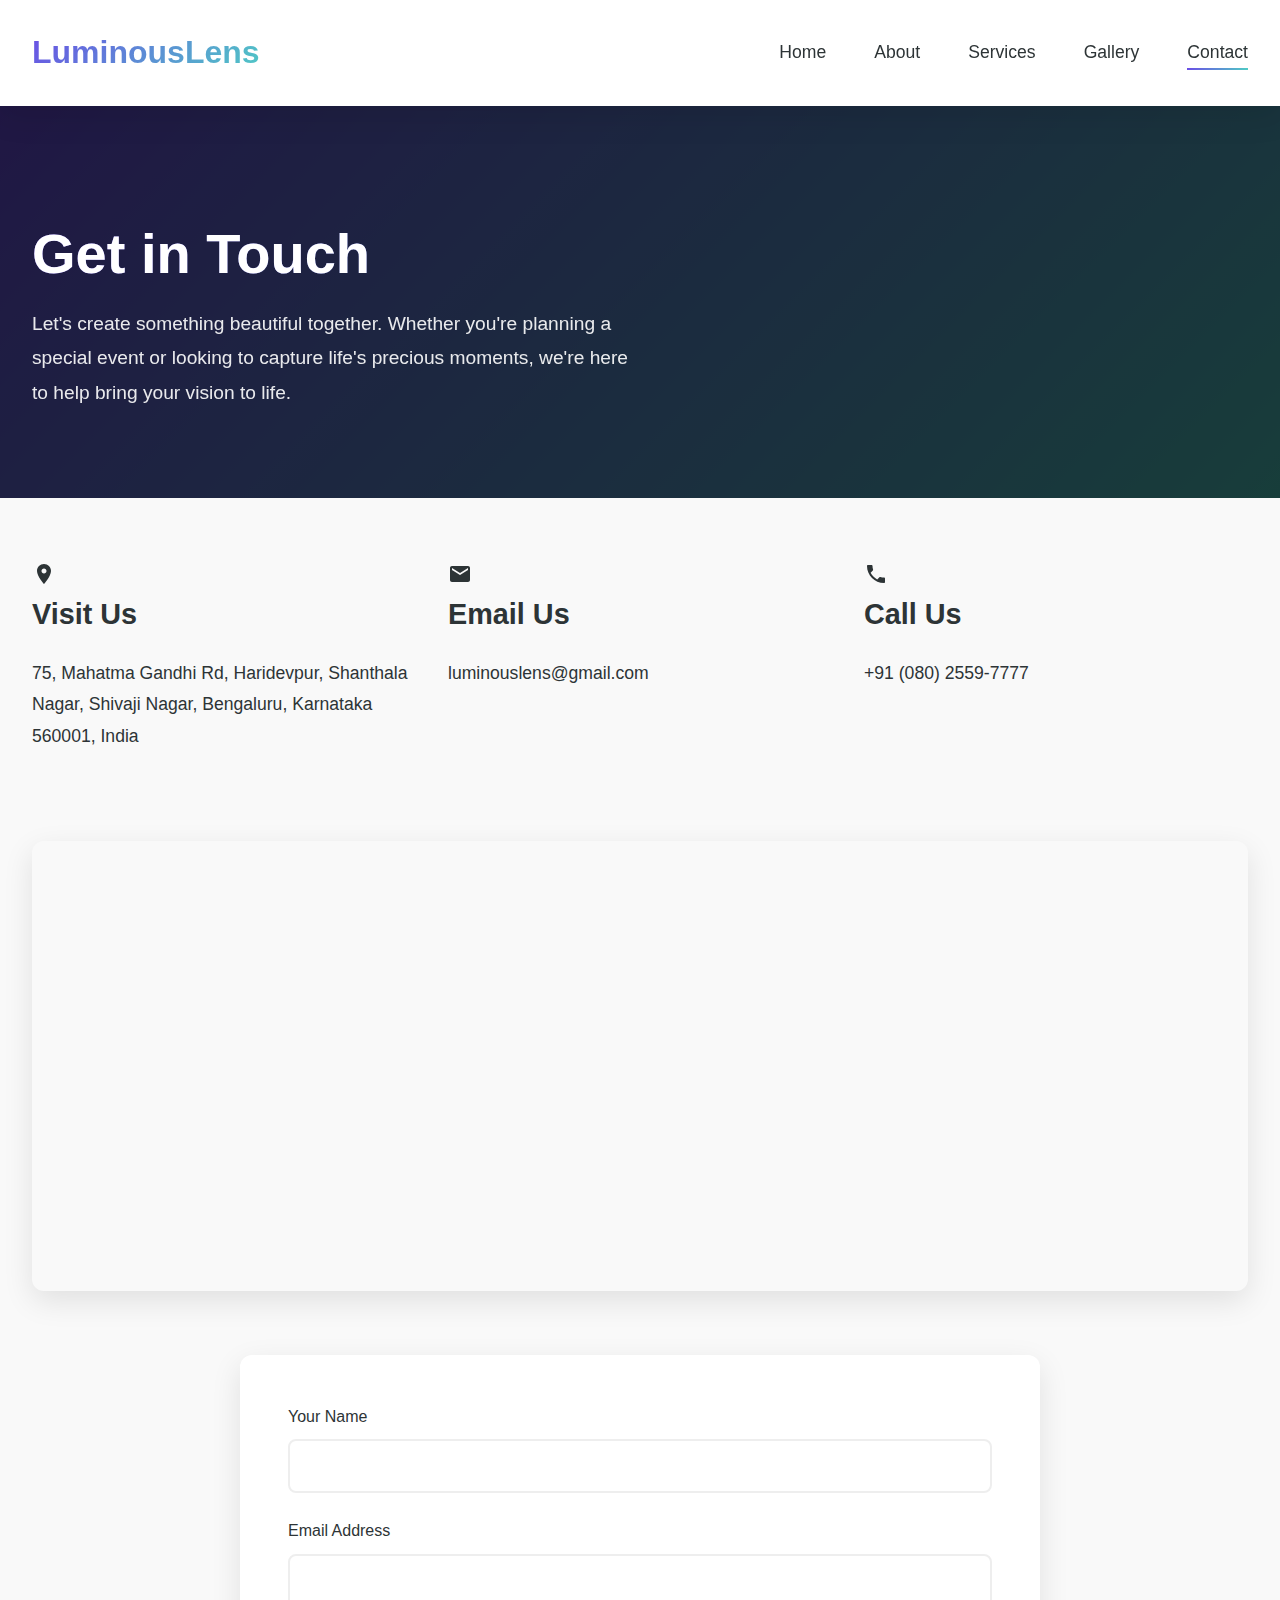
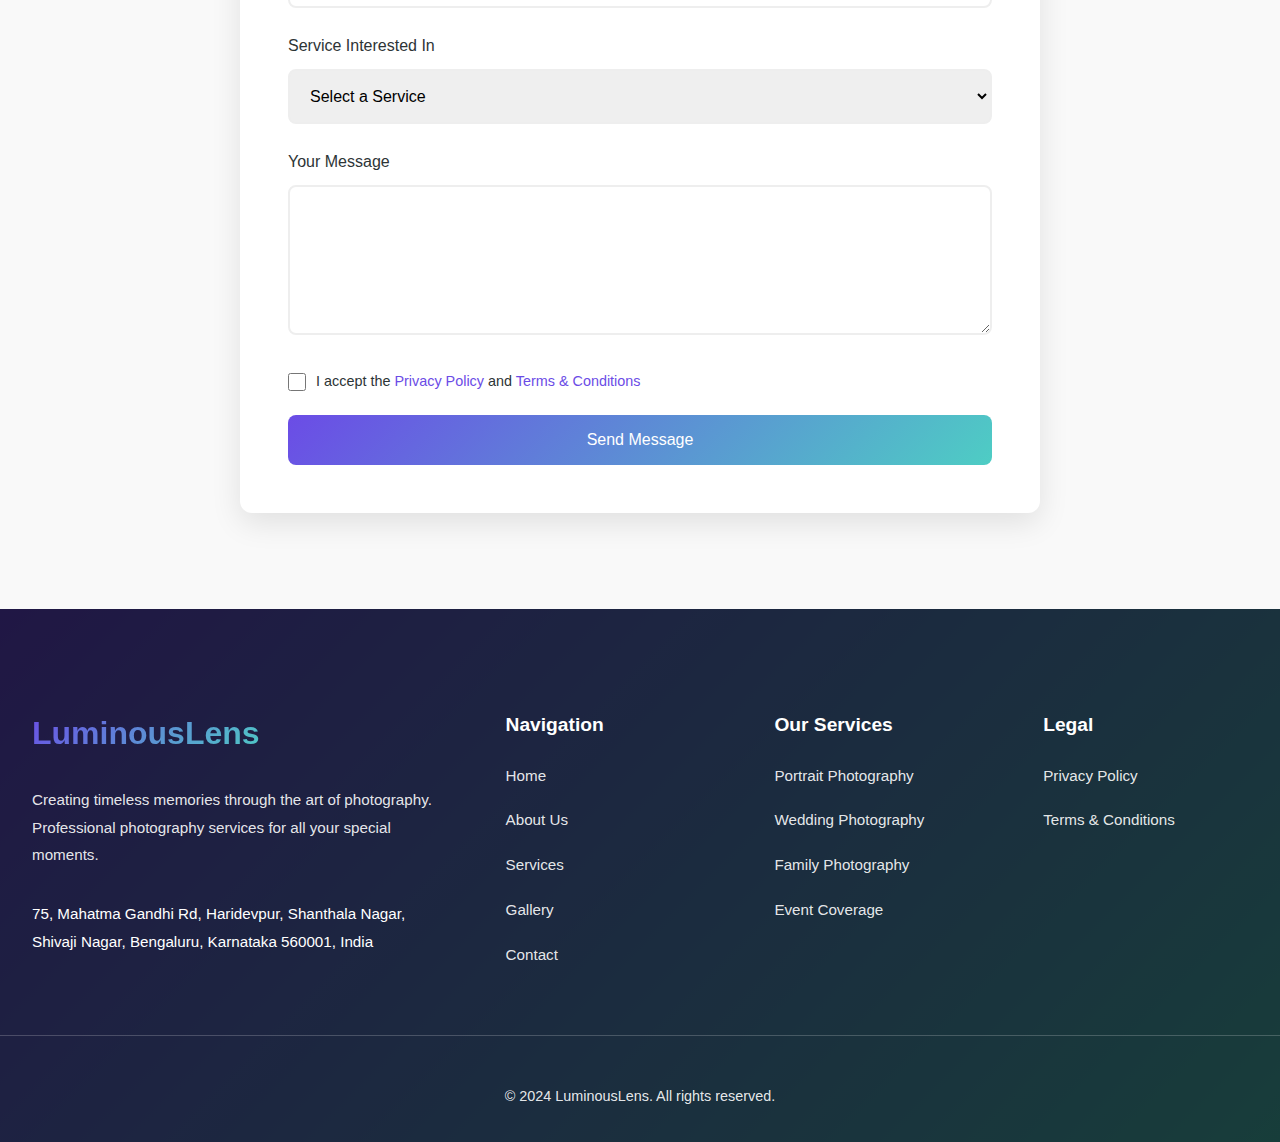
<file: contact.html>
<!DOCTYPE html>
<html lang="en">
  <head>
    <meta charset="UTF-8" />
    <meta name="viewport" content="width=device-width, initial-scale=1.0" />
    <title>Contact Us - LuminousLens | Book Your Photography Session</title>
    <meta
      name="description"
      content="Get in touch with LuminousLens for professional portrait and family photography sessions in Bangalore, India. Book your session today."
    />
    <link rel="stylesheet" href="css/main.css" />
    <link rel="icon" type="image/x-icon" href="img/logo.png" />
  </head>
  <body>
    <header>
      <div class="header-container">
        <a href="index.html" class="logo">LuminousLens</a>
        <nav class="main-nav">
          <button class="mobile-menu-btn" aria-label="Toggle menu">
            <span></span>
            <span></span>
            <span></span>
          </button>
          <ul class="nav-list">
            <li><a href="index.html">Home</a></li>
            <li><a href="about.html">About</a></li>
            <li><a href="services.html">Services</a></li>
            <li><a href="gallery.html">Gallery</a></li>
            <li><a href="contact.html" class="active">Contact</a></li>
          </ul>
        </nav>
      </div>
    </header>

    <main>
      <div class="page-header">
        <div class="page-header-content">
          <h1>Get in Touch</h1>
          <p>
            Let's create something beautiful together. Whether you're planning a
            special event or looking to capture life's precious moments, we're
            here to help bring your vision to life.
          </p>
        </div>
      </div>

      <div class="container">
        <div class="contact-info">
          <div class="contact-item">
            <div class="contact-icon">
              <svg width="24" height="24" viewBox="0 0 24 24" fill="none" xmlns="http://www.w3.org/2000/svg">
                <path d="M12 2C8.13 2 5 5.13 5 9c0 5.25 7 13 7 13s7-7.75 7-13c0-3.87-3.13-7-7-7zm0 9.5c-1.38 0-2.5-1.12-2.5-2.5s1.12-2.5 2.5-2.5 2.5 1.12 2.5 2.5-1.12 2.5-2.5 2.5z" fill="currentColor"/>
              </svg>
            </div>
            <div class="contact-text">
              <h3>Visit Us</h3>
              <p>75, Mahatma Gandhi Rd, Haridevpur, Shanthala Nagar, Shivaji Nagar, Bengaluru, Karnataka 560001, India</p>
            </div>
          </div>

          <div class="contact-item">
            <div class="contact-icon">
              <svg width="24" height="24" viewBox="0 0 24 24" fill="none" xmlns="http://www.w3.org/2000/svg">
                <path d="M20 4H4c-1.1 0-1.99.9-1.99 2L2 18c0 1.1.9 2 2 2h16c1.1 0 2-.9 2-2V6c0-1.1-.9-2-2-2zm0 4l-8 5-8-5V6l8 5 8-5v2z" fill="currentColor"/>
              </svg>
            </div>
            <div class="contact-text">
              <h3>Email Us</h3>
              <p>luminouslens@gmail.com</p>
            </div>
          </div>

          <div class="contact-item">
            <div class="contact-icon">
              <svg width="24" height="24" viewBox="0 0 24 24" fill="none" xmlns="http://www.w3.org/2000/svg">
                <path d="M6.62 10.79c1.44 2.83 3.76 5.14 6.59 6.59l2.2-2.2c.27-.27.67-.36 1.02-.24 1.12.37 2.33.57 3.57.57.55 0 1 .45 1 1V20c0 .55-.45 1-1 1-9.39 0-17-7.61-17-17 0-.55.45-1 1-1h3.5c.55 0 1 .45 1 1 0 1.25.2 2.45.57 3.57.11.35.03.74-.25 1.02l-2.2 2.2z" fill="currentColor"/>
              </svg>
            </div>
            <div class="contact-text">
              <h3>Call Us</h3>
              <p>+91 (080) 2559-7777</p>
            </div>
          </div>
        </div>

        <div class="map-section">
          <div class="map-container">
            <iframe
              src="https://www.google.com/maps/embed?pb=!1m14!1m8!1m3!1d453.087449903928!2d77.6053941!3d12.9753096!3m2!1i1024!2i768!4f13.1!3m3!1m2!1s0x3bae167da340c201%3A0x5ec605bb99434e2c!2sPrajavani%20Kannada%20Daily!5e1!3m2!1sru!2sru!4v1736951088584!5m2!1sru!2sru"
              width="100%"
              height="600"
              style="border: 0"
              allowfullscreen=""
              loading="lazy"
              referrerpolicy="no-referrer-when-downgrade"
            ></iframe>
          </div>
        </div>

        <div class="contact-form">
          <form action="thanks_form.php" method="POST">
            <div class="form-group">
              <label for="name" class="form-label">Your Name</label>
              <input
                type="text"
                id="name"
                name="name"
                class="form-control"
                required
              />
            </div>
            <div class="form-group">
              <label for="email" class="form-label">Email Address</label>
              <input
                type="email"
                id="email"
                name="email"
                class="form-control"
                required
              />
            </div>
            <div class="form-group">
              <label for="service" class="form-label"
                >Service Interested In</label
              >
              <select id="service" name="service" class="form-control" required>
                <option value="">Select a Service</option>
                <option value="portrait">Portrait Photography</option>
                <option value="wedding">Wedding Photography</option>
                <option value="family">Family Photography</option>
                <option value="event">Event Photography</option>
              </select>
            </div>
            <div class="form-group">
              <label for="message" class="form-label">Your Message</label>
              <textarea
                id="message"
                name="message"
                class="form-control"
                required
              ></textarea>
            </div>
            <div class="policy-checkbox">
              <input
                type="checkbox"
                id="policy-accept"
                name="policy-accept"
                required
              />
              <label for="policy-accept"
                >I accept the
                <a href="privacy-policy.html">Privacy Policy</a> and
                <a href="terms-conditions.html">Terms & Conditions</a></label
              >
            </div>
            <button type="submit" class="submit-btn">Send Message</button>
          </form>
        </div>
      </div>
    </main>

    <footer>
      <div class="footer-container">
        <div class="footer-info">
          <a href="index.html" class="footer-logo">LuminousLens</a>
          <p>
            Creating timeless memories through the art of photography.
            Professional photography services for all your special moments.
          </p>
          <p>
            <a
              class="footer-address"
              href="https://maps.app.goo.gl/oSsgZ88W1GDZLzxp7"
              target="_blank"
              >75, Mahatma Gandhi Rd, Haridevpur, Shanthala Nagar, Shivaji
              Nagar, Bengaluru, Karnataka 560001, India</a
            >
          </p>
        </div>
        <div class="footer-nav">
          <h3>Navigation</h3>
          <ul>
            <li><a href="index.html">Home</a></li>
            <li><a href="about.html">About Us</a></li>
            <li><a href="services.html">Services</a></li>
            <li><a href="gallery.html">Gallery</a></li>
            <li><a href="contact.html">Contact</a></li>
          </ul>
        </div>
        <div class="footer-services">
          <h3>Our Services</h3>
          <ul>
            <li><a href="services.html#portrait">Portrait Photography</a></li>
            <li><a href="services.html#wedding">Wedding Photography</a></li>
            <li><a href="services.html#family">Family Photography</a></li>
            <li><a href="services.html#events">Event Coverage</a></li>
          </ul>
        </div>
        <div class="footer-legal">
          <h3>Legal</h3>
          <ul>
            <li><a href="privacy-policy.html">Privacy Policy</a></li>
            <li><a href="terms-conditions.html">Terms & Conditions</a></li>
          </ul>
        </div>
      </div>
      <div class="footer-bottom">
        <p>&copy; 2024 LuminousLens. All rights reserved.</p>
      </div>
    </footer>

    <script src="js/main.js"></script>
  </body>
</html>
</file>
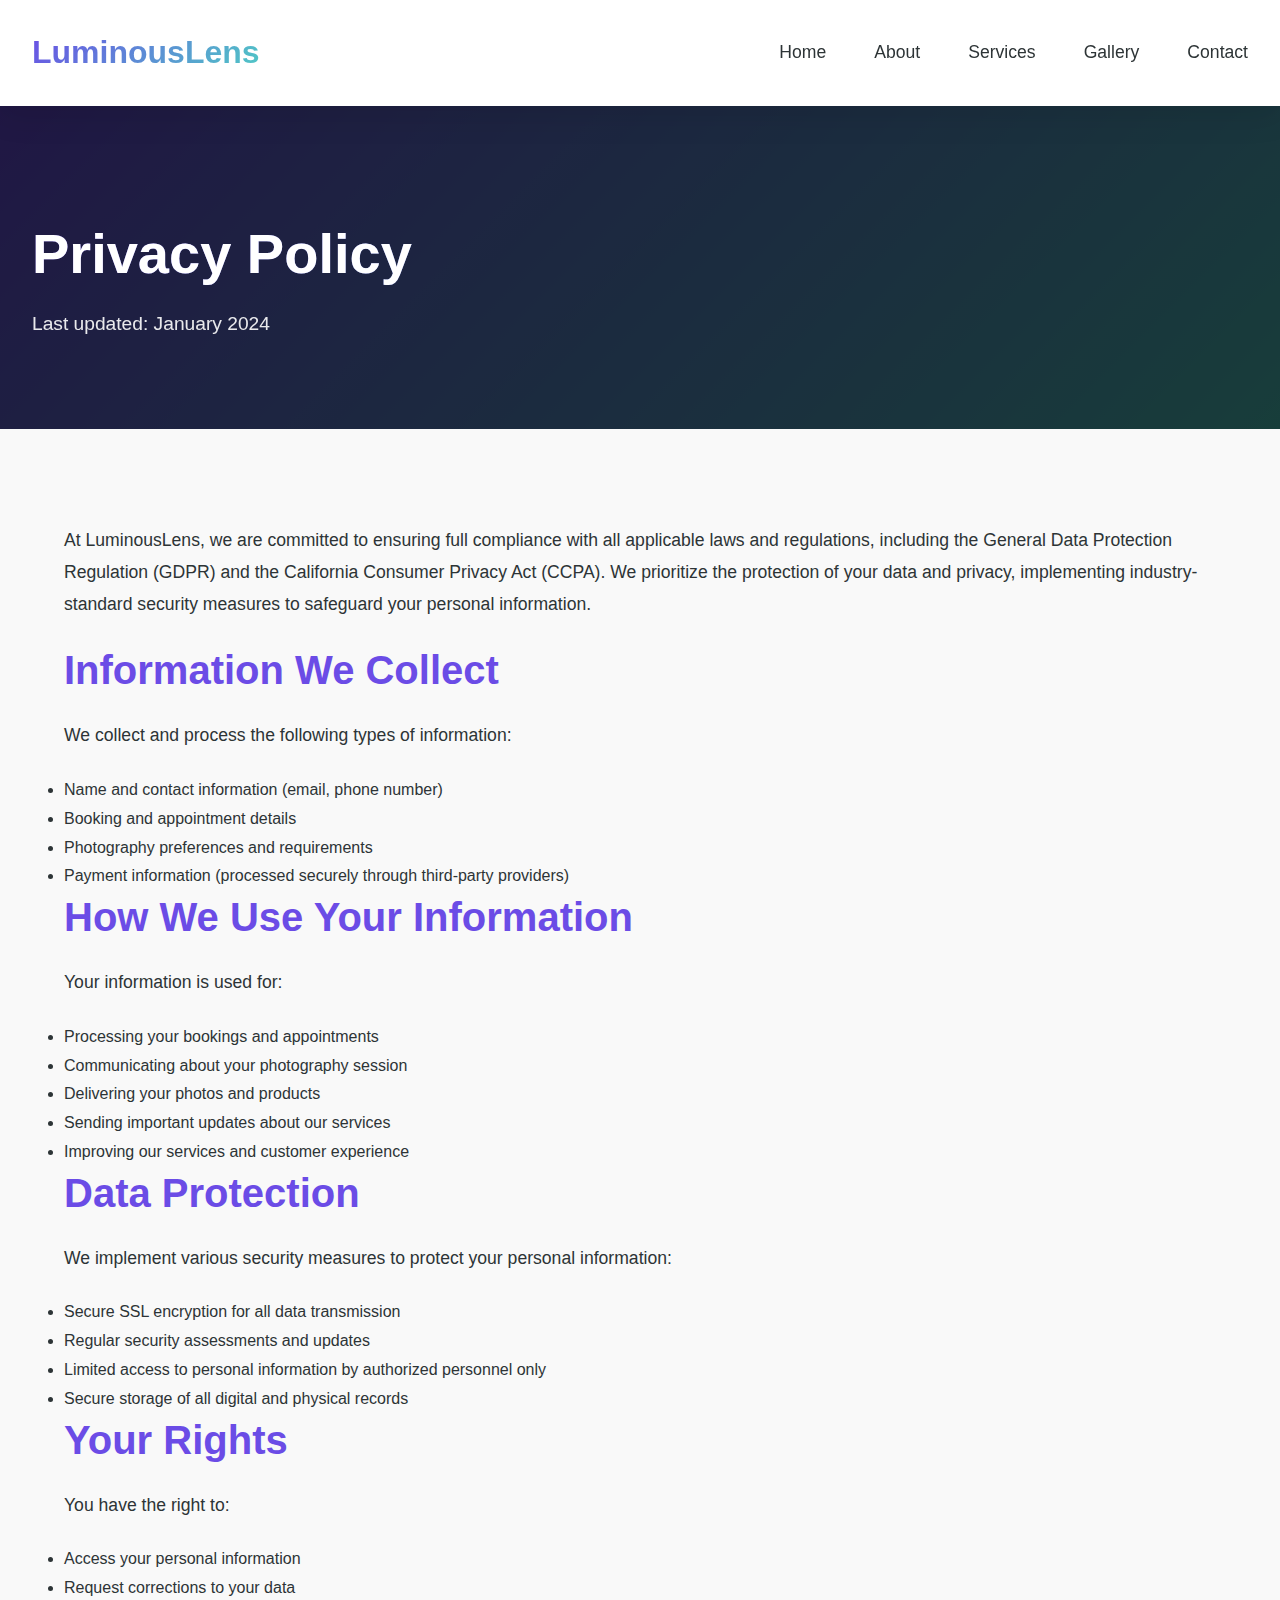
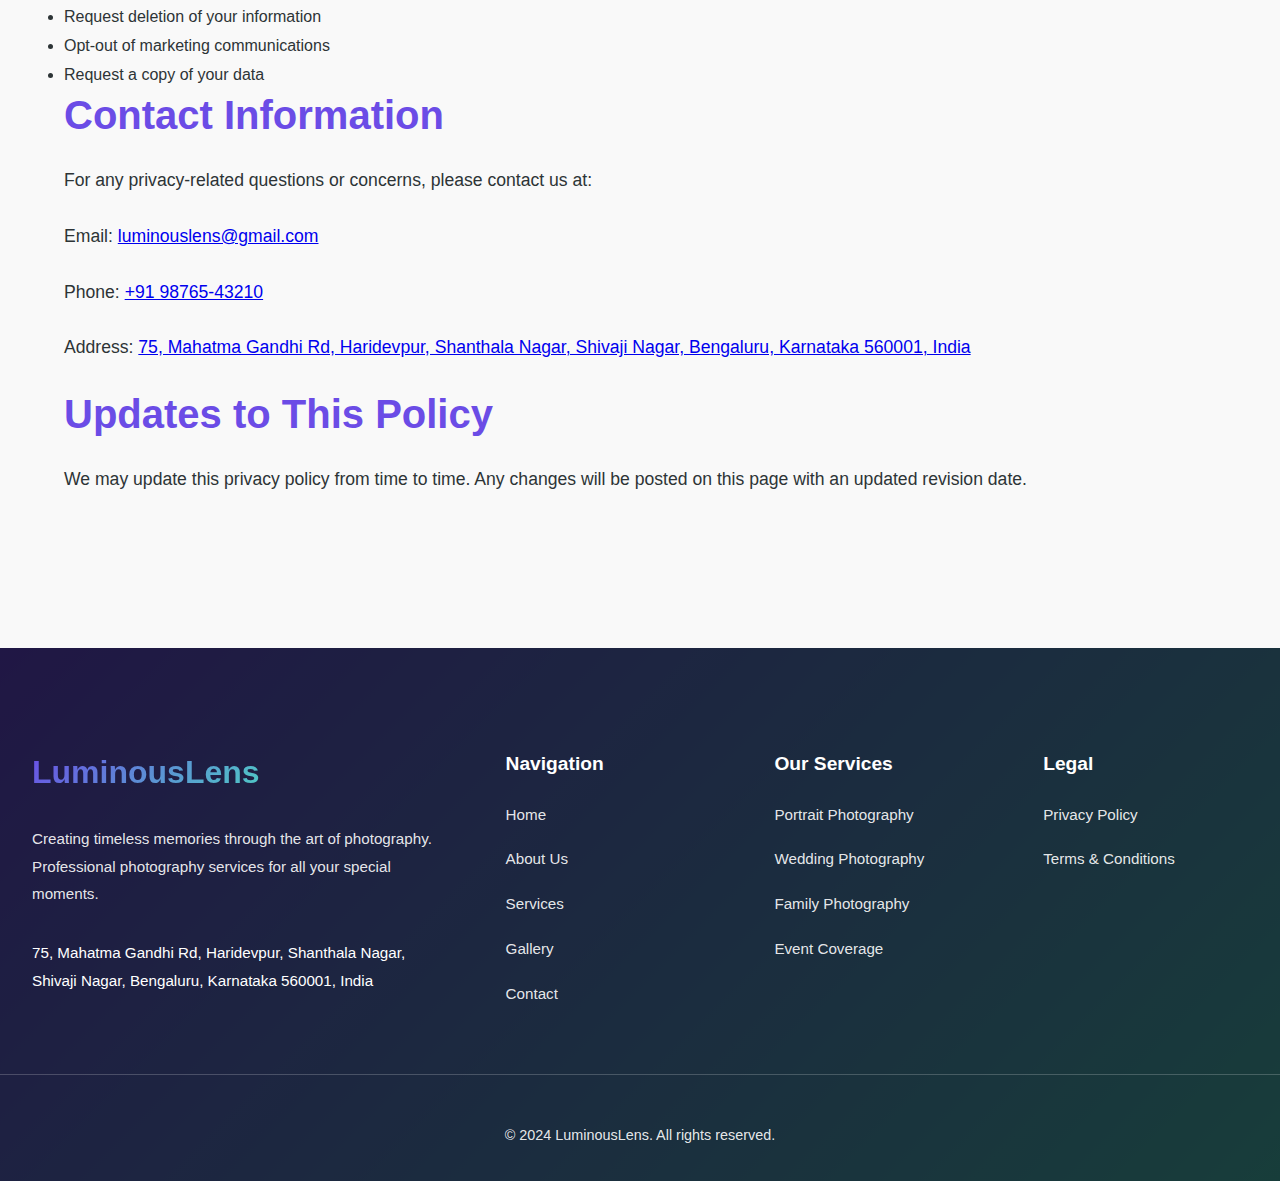
<file: privacy-policy.html>
<!DOCTYPE html>
<html lang="en">
  <head>
    <meta charset="UTF-8" />
    <meta name="viewport" content="width=device-width, initial-scale=1.0" />
    <title>Privacy Policy - LuminousLens</title>
    <meta
      name="description"
      content="LuminousLens's privacy policy explains how we collect, use, and protect your personal information."
    />
    <link rel="stylesheet" href="css/main.css" />
    <link rel="icon" type="image/x-icon" href="img/logo.png" />
    <style>
      .policy-content {
        max-width: 800px;
        margin: 0 auto;
        padding: 2rem;
      }

      .policy-content h2 {
        margin-top: 2rem;
      }

      .policy-content p,
      .policy-content ul {
        margin-bottom: 1.5rem;
      }

      .policy-content ul {
        padding-left: 2rem;
      }

      .policy-content li {
        margin-bottom: 0.5rem;
      }

      .content-section {
        padding-top: 4rem;
        max-width: 800px;
        margin: 0 auto;
      }
    </style>
  </head>
  <body>
    <header>
      <section class="header-container">
        <a href="index.html" class="logo">LuminousLens</a>
        <nav class="main-nav">
          <button class="mobile-menu-btn" aria-label="Toggle menu">
            <span></span>
            <span></span>
            <span></span>
          </button>
          <ul class="nav-list">
            <li><a href="index.html">Home</a></li>
            <li><a href="about.html">About</a></li>
            <li><a href="services.html">Services</a></li>
            <li><a href="gallery.html">Gallery</a></li>
            <li><a href="contact.html">Contact</a></li>
          </ul>
        </nav>
      </section>
    </header>

    <main>
      <div class="page-header">
        <div class="page-header-content">
          <h1>Privacy Policy</h1>
          <p class="lead">Last updated: January 2024</p>
        </div>
      </div>

      <section class="privacy-content section-padding">
        <div class="container">
          <p>
            At LuminousLens, we are committed to ensuring full compliance
            with all applicable laws and regulations, including the General Data
            Protection Regulation (GDPR) and the California Consumer Privacy Act
            (CCPA). We prioritize the protection of your data and privacy,
            implementing industry-standard security measures to safeguard your
            personal information.
          </p>

          <h2>Information We Collect</h2>
          <p>We collect and process the following types of information:</p>
          <ul>
            <li>Name and contact information (email, phone number)</li>
            <li>Booking and appointment details</li>
            <li>Photography preferences and requirements</li>
            <li>
              Payment information (processed securely through third-party
              providers)
            </li>
          </ul>

          <h2>How We Use Your Information</h2>
          <p>Your information is used for:</p>
          <ul>
            <li>Processing your bookings and appointments</li>
            <li>Communicating about your photography session</li>
            <li>Delivering your photos and products</li>
            <li>Sending important updates about our services</li>
            <li>Improving our services and customer experience</li>
          </ul>

          <h2>Data Protection</h2>
          <p>
            We implement various security measures to protect your personal
            information:
          </p>
          <ul>
            <li>Secure SSL encryption for all data transmission</li>
            <li>Regular security assessments and updates</li>
            <li>
              Limited access to personal information by authorized personnel
              only
            </li>
            <li>Secure storage of all digital and physical records</li>
          </ul>

          <h2>Your Rights</h2>
          <p>You have the right to:</p>
          <ul>
            <li>Access your personal information</li>
            <li>Request corrections to your data</li>
            <li>Request deletion of your information</li>
            <li>Opt-out of marketing communications</li>
            <li>Request a copy of your data</li>
          </ul>

          <h2>Contact Information</h2>
          <p>
            For any privacy-related questions or concerns, please contact us at:
          </p>
          <p>
            Email:
            <a href="mailto:luminouslens@gmail.com"
              >luminouslens@gmail.com</a
            >
          </p>
          <p>Phone: <a href="tel:+919876543210">+91 98765-43210</a></p>
          <p>
            Address:
            <a href="https://maps.app.goo.gl/oSsgZ88W1GDZLzxp7" target="_blank"
              >75, Mahatma Gandhi Rd, Haridevpur, Shanthala Nagar, Shivaji
              Nagar, Bengaluru, Karnataka 560001, India</a
            >
          </p>

          <h2>Updates to This Policy</h2>
          <p>
            We may update this privacy policy from time to time. Any changes
            will be posted on this page with an updated revision date.
          </p>
        </div>
      </section>
    </main>

    <footer>
      <section class="footer-container">
        <div class="footer-info">
          <a href="index.html" class="footer-logo">LuminousLens</a>
          <p>
            Creating timeless memories through the art of photography.
            Professional photography services for all your special moments.
          </p>
          <p>
            <a
              class="footer-address"
              href="https://maps.app.goo.gl/oSsgZ88W1GDZLzxp7"
              target="_blank"
              >75, Mahatma Gandhi Rd, Haridevpur, Shanthala Nagar, Shivaji
              Nagar, Bengaluru, Karnataka 560001, India</a
            >
          </p>
        </div>
        <div class="footer-nav">
          <h3>Navigation</h3>
          <ul>
            <li><a href="index.html">Home</a></li>
            <li><a href="about.html">About Us</a></li>
            <li><a href="services.html">Services</a></li>
            <li><a href="gallery.html">Gallery</a></li>
            <li><a href="contact.html">Contact</a></li>
          </ul>
        </div>
        <div class="footer-services">
          <h3>Our Services</h3>
          <ul>
            <li><a href="services.html#portrait">Portrait Photography</a></li>
            <li><a href="services.html#wedding">Wedding Photography</a></li>
            <li><a href="services.html#family">Family Photography</a></li>
            <li><a href="services.html#events">Event Coverage</a></li>
          </ul>
        </div>
        <div class="footer-legal">
          <h3>Legal</h3>
          <ul>
            <li><a href="privacy-policy.html">Privacy Policy</a></li>
            <li><a href="terms-conditions.html">Terms & Conditions</a></li>
          </ul>
        </div>
      </section>
      <div class="footer-bottom">
        <p>&copy; 2024 LuminousLens. All rights reserved.</p>
      </div>
    </footer>

    <script src="js/main.js"></script>
  </body>
</html>
</file>
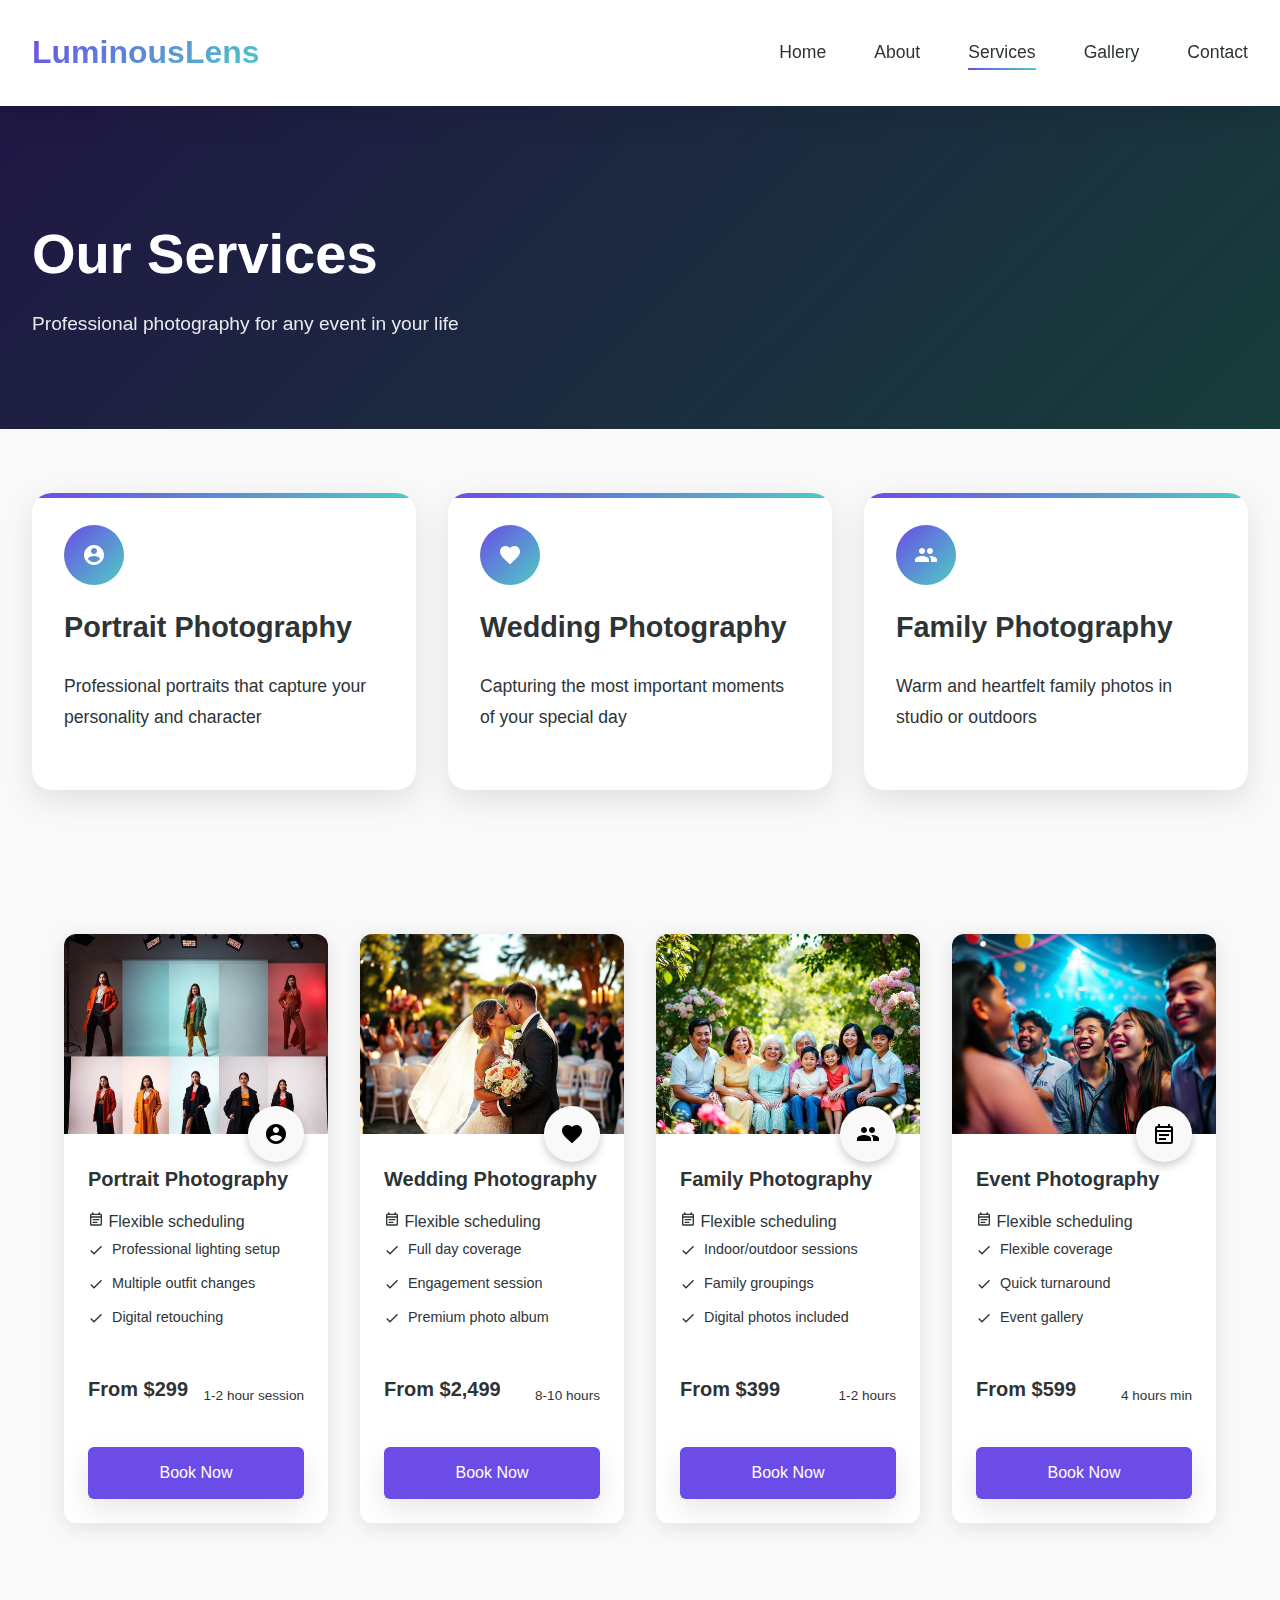
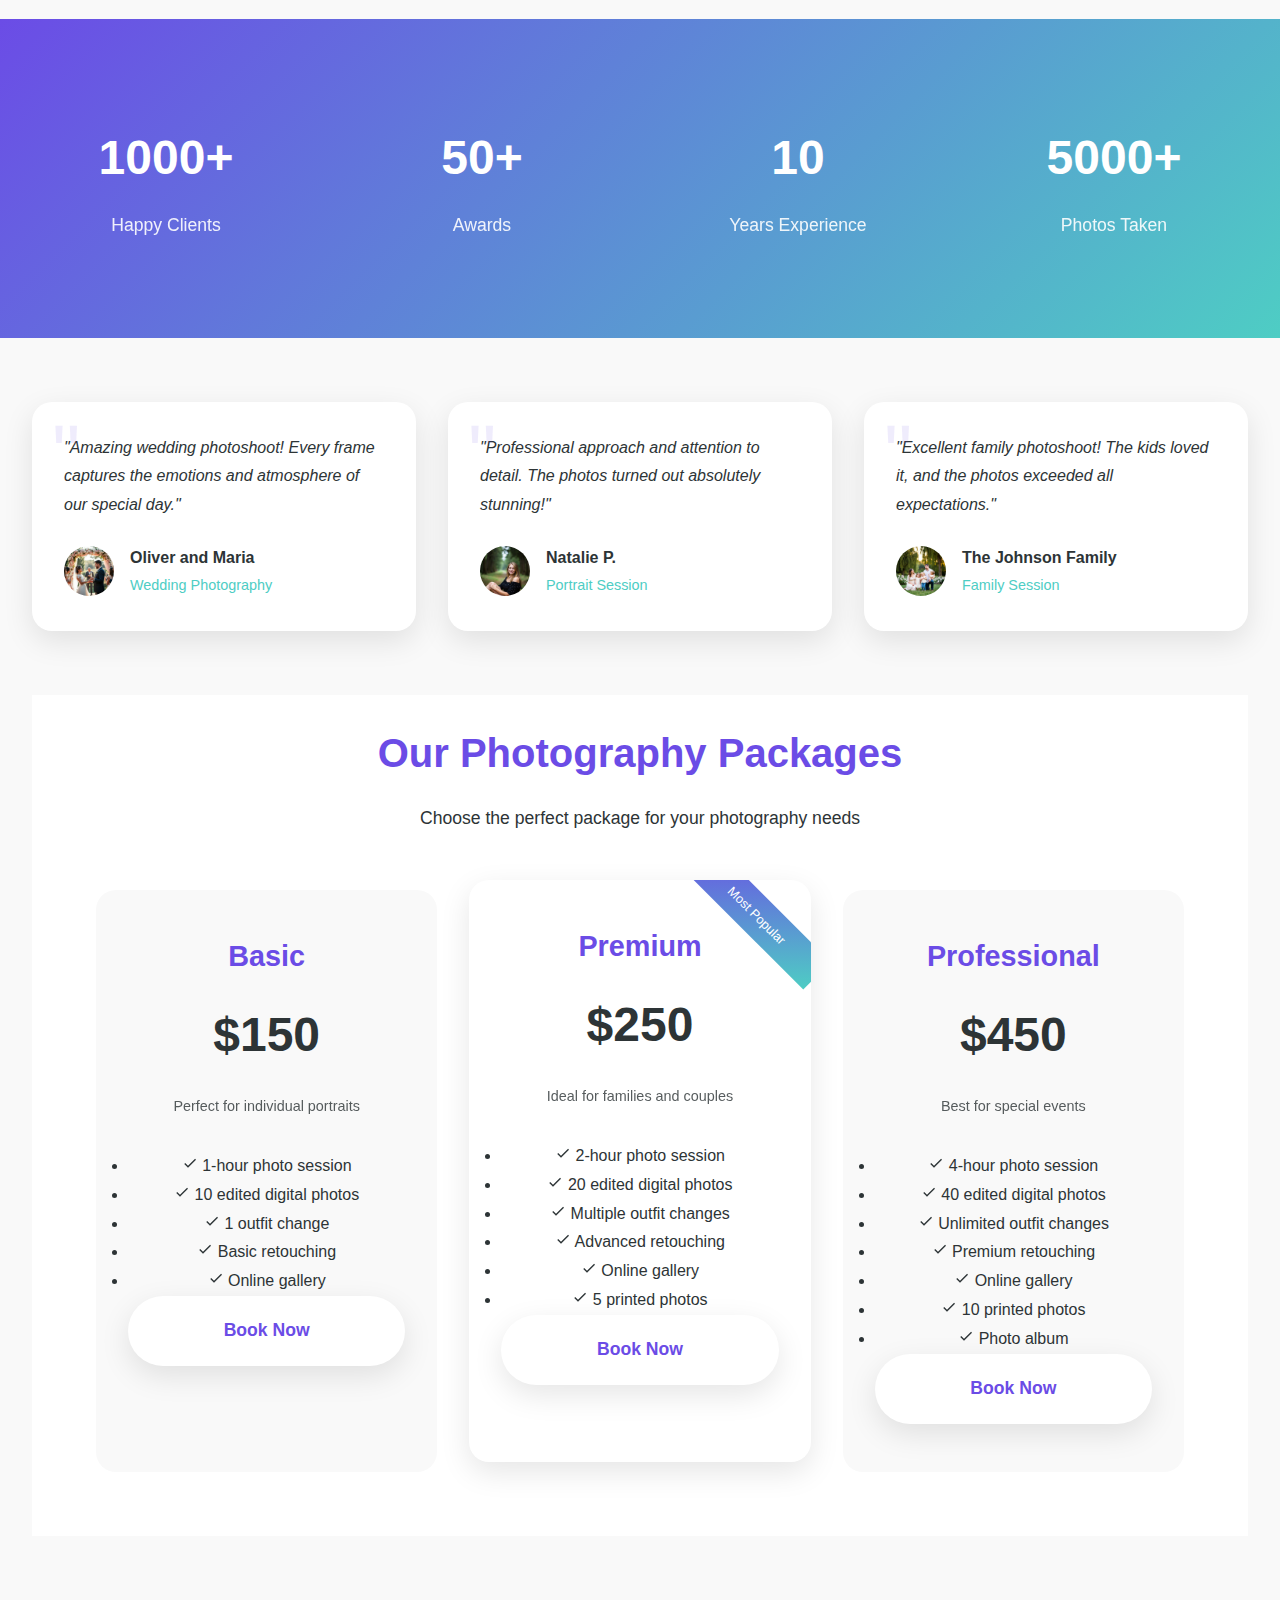
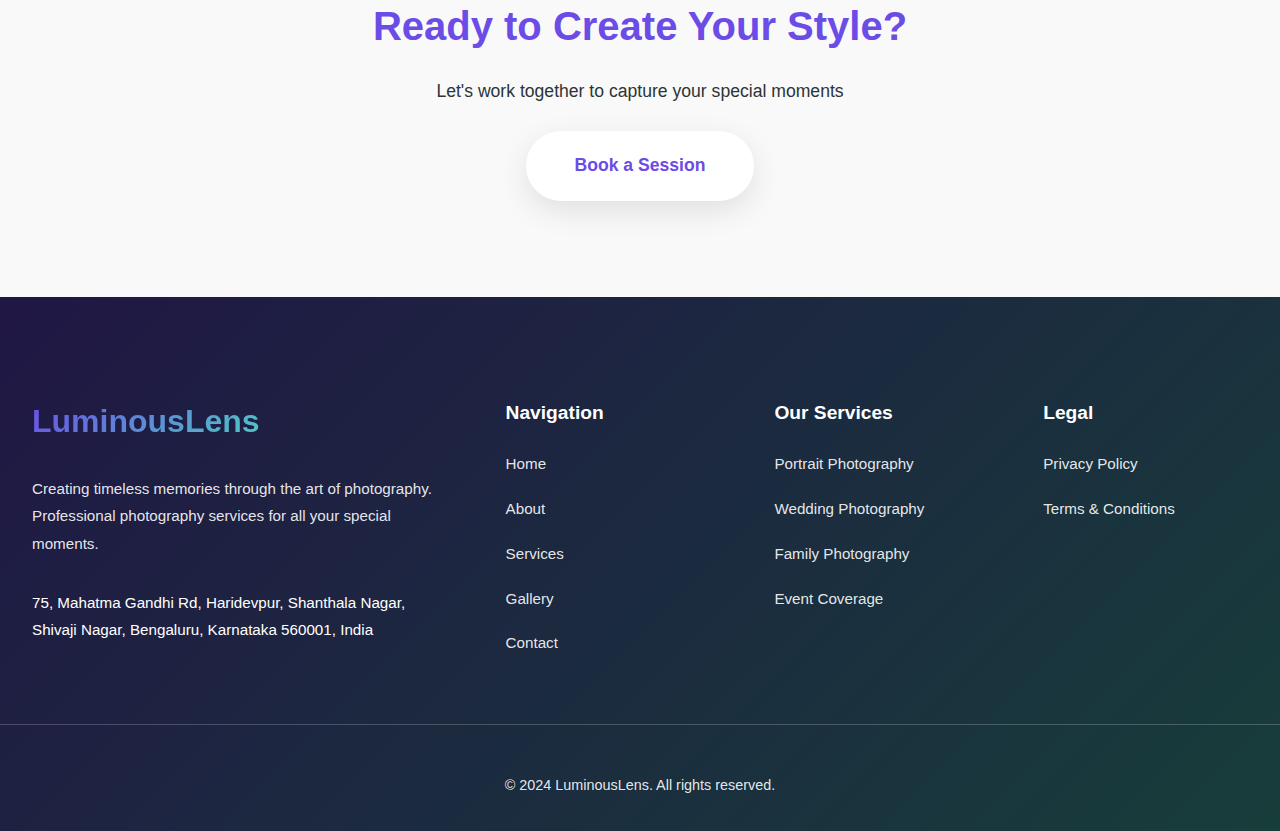
<file: services.html>
<!DOCTYPE html>
<html lang="en">
  <head>
    <meta charset="UTF-8" />
    <meta name="viewport" content="width=device-width, initial-scale=1.0" />
    <title>
      Photography Services - LuminousLens | Professional Portrait
      Photography
    </title>
    <meta
      name="description"
      content="Explore our professional photography services including portrait sessions, family photoshoots, and special event photography in Bangalore, India."
    />
    <link rel="stylesheet" href="css/main.css" />
    <link rel="stylesheet" href="css/slider.css" />
    <link rel="icon" type="image/x-icon" href="img/logo.png" />
  </head>
  <body>
    <header>
      <div class="header-container">
        <a href="index.html" class="logo">LuminousLens</a>
        <nav class="main-nav">
          <button class="mobile-menu-btn" aria-label="Toggle menu">
            <span></span>
            <span></span>
            <span></span>
          </button>
          <ul class="nav-list">
            <li><a href="index.html">Home</a></li>
            <li><a href="about.html">About</a></li>
            <li><a href="services.html" class="active">Services</a></li>
            <li><a href="gallery.html">Gallery</a></li>
            <li><a href="contact.html">Contact</a></li>
          </ul>
        </nav>
      </div>
    </header>

    <main>
      <div class="page-header">
        <div class="page-header-content">
          <h1>Our Services</h1>
          <p>Professional photography for any event in your life</p>
        </div>
      </div>
      <div class="container">
        <section class="info-blocks">
          <div class="info-block">
            <div class="info-block-icon">
              <svg width="24" height="24" viewBox="0 0 24 24" fill="none" xmlns="http://www.w3.org/2000/svg">
                <path d="M12 2C6.48 2 2 6.48 2 12C2 17.52 6.48 22 12 22C17.52 22 22 17.52 22 12C22 6.48 17.52 2 12 2ZM12 5C13.66 5 15 6.34 15 8C15 9.66 13.66 11 12 11C10.34 11 9 9.66 9 8C9 6.34 10.34 5 12 5ZM12 19.2C9.5 19.2 7.29 17.92 6 15.98C6.03 13.99 10 12.9 12 12.9C13.99 12.9 17.97 13.99 18 15.98C16.71 17.92 14.5 19.2 12 19.2Z" fill="currentColor"/>
              </svg>
            </div>
            <h3>Portrait Photography</h3>
            <p>
              Professional portraits that capture your personality and character
            </p>
          </div>
          <div class="info-block">
            <div class="info-block-icon">
              <svg width="24" height="24" viewBox="0 0 24 24" fill="none" xmlns="http://www.w3.org/2000/svg">
                <path d="M12 21.35L10.55 20.03C5.4 15.36 2 12.28 2 8.5C2 5.42 4.42 3 7.5 3C9.24 3 10.91 3.81 12 5.09C13.09 3.81 14.76 3 16.5 3C19.58 3 22 5.42 22 8.5C22 12.28 18.6 15.36 13.45 20.04L12 21.35Z" fill="currentColor"/>
              </svg>
            </div>
            <h3>Wedding Photography</h3>
            <p>Capturing the most important moments of your special day</p>
          </div>
          <div class="info-block">
            <div class="info-block-icon">
              <svg width="24" height="24" viewBox="0 0 24 24" fill="none" xmlns="http://www.w3.org/2000/svg">
                <path d="M16 11C17.66 11 18.99 9.66 18.99 8C18.99 6.34 17.66 5 16 5C14.34 5 13 6.34 13 8C13 9.66 14.34 11 16 11ZM8 11C9.66 11 10.99 9.66 10.99 8C10.99 6.34 9.66 5 8 5C6.34 5 5 6.34 5 8C5 9.66 6.34 11 8 11ZM8 13C5.67 13 1 14.17 1 16.5V19H15V16.5C15 14.17 10.33 13 8 13ZM16 13C15.71 13 15.38 13.02 15.03 13.05C16.19 13.89 17 15.02 17 16.5V19H23V16.5C23 14.17 18.33 13 16 13Z" fill="currentColor"/>
              </svg>
            </div>
            <h3>Family Photography</h3>
            <p>Warm and heartfelt family photos in studio or outdoors</p>
          </div>
        </section>

        <section class="services-grid">
          <div class="container">
            <div class="grid">
              <div id="portrait" class="service-card">
                <div class="service-image">
                  <img src="img/service1.jpg" alt="Portrait Photography" />
                </div>
                <div class="service-content">
                  <div class="service-icon">
                    <svg width="24" height="24" viewBox="0 0 24 24" fill="none" xmlns="http://www.w3.org/2000/svg">
                      <path d="M12 2C6.48 2 2 6.48 2 12C2 17.52 6.48 22 12 22C17.52 22 22 17.52 22 12C22 6.48 17.52 2 12 2ZM12 5C13.66 5 15 6.34 15 8C15 9.66 13.66 11 12 11C10.34 11 9 9.66 9 8C9 6.34 10.34 5 12 5ZM12 19.2C9.5 19.2 7.29 17.92 6 15.98C6.03 13.99 10 12.9 12 12.9C13.99 12.9 17.97 13.99 18 15.98C16.71 17.92 14.5 19.2 12 19.2Z" fill="currentColor"/>
                    </svg>
                  </div>
                  <h3>Portrait Photography</h3>
                  <div class="service-meta">
                    <span class="service-date">
                      <svg width="16" height="16" viewBox="0 0 24 24" fill="none" xmlns="http://www.w3.org/2000/svg">
                        <path d="M19 4h-1V2h-2v2H8V2H6v2H5c-1.11 0-1.99.9-1.99 2L3 20c0 1.1.89 2 2 2h14c1.1 0 2-.9 2-2V6c0-1.1-.9-2-2-2zm0 16H5V10h14v10zM5 8V6h14v2H5zm2 4h10v2H7v-2zm0 4h7v2H7v-2z" fill="currentColor"/>
                      </svg>
                      Flexible scheduling
                    </span>
                  </div>
                  <ul class="service-features">
                    <li>
                      <svg width="16" height="16" viewBox="0 0 24 24" fill="none" xmlns="http://www.w3.org/2000/svg">
                        <path d="M9 16.17L4.83 12l-1.42 1.41L9 19 21 7l-1.41-1.41L9 16.17z" fill="currentColor"/>
                      </svg>
                      Professional lighting setup
                    </li>
                    <li>
                      <svg width="16" height="16" viewBox="0 0 24 24" fill="none" xmlns="http://www.w3.org/2000/svg">
                        <path d="M9 16.17L4.83 12l-1.42 1.41L9 19 21 7l-1.41-1.41L9 16.17z" fill="currentColor"/>
                      </svg>
                      Multiple outfit changes
                    </li>
                    <li>
                      <svg width="16" height="16" viewBox="0 0 24 24" fill="none" xmlns="http://www.w3.org/2000/svg">
                        <path d="M9 16.17L4.83 12l-1.42 1.41L9 19 21 7l-1.41-1.41L9 16.17z" fill="currentColor"/>
                      </svg>
                      Digital retouching
                    </li>
                  </ul>
                  <div class="service-price">
                    <span class="price">From $299</span>
                    <span class="duration">1-2 hour session</span>
                  </div>
                  <a href="contact.html" class="service-cta">Book Now</a>
                </div>
              </div>

              <div id="wedding" class="service-card">
                <div class="service-image">
                  <img src="img/service2.jpg" alt="Wedding Photography" />
                </div>
                <div class="service-content">
                  <div class="service-icon">
                    <svg width="24" height="24" viewBox="0 0 24 24" fill="none" xmlns="http://www.w3.org/2000/svg">
                      <path d="M12 21.35L10.55 20.03C5.4 15.36 2 12.28 2 8.5C2 5.42 4.42 3 7.5 3C9.24 3 10.91 3.81 12 5.09C13.09 3.81 14.76 3 16.5 3C19.58 3 22 5.42 22 8.5C22 12.28 18.6 15.36 13.45 20.04L12 21.35Z" fill="currentColor"/>
                    </svg>
                  </div>
                  <h3>Wedding Photography</h3>
                  <div class="service-meta">
                    <span class="service-date">
                      <svg width="16" height="16" viewBox="0 0 24 24" fill="none" xmlns="http://www.w3.org/2000/svg">
                        <path d="M19 4h-1V2h-2v2H8V2H6v2H5c-1.11 0-1.99.9-1.99 2L3 20c0 1.1.89 2 2 2h14c1.1 0 2-.9 2-2V6c0-1.1-.9-2-2-2zm0 16H5V10h14v10zM5 8V6h14v2H5zm2 4h10v2H7v-2zm0 4h7v2H7v-2z" fill="currentColor"/>
                      </svg>
                      Flexible scheduling
                    </span>
                  </div>
                  <ul class="service-features">
                    <li>
                      <svg width="16" height="16" viewBox="0 0 24 24" fill="none" xmlns="http://www.w3.org/2000/svg">
                        <path d="M9 16.17L4.83 12l-1.42 1.41L9 19 21 7l-1.41-1.41L9 16.17z" fill="currentColor"/>
                      </svg>
                      Full day coverage
                    </li>
                    <li>
                      <svg width="16" height="16" viewBox="0 0 24 24" fill="none" xmlns="http://www.w3.org/2000/svg">
                        <path d="M9 16.17L4.83 12l-1.42 1.41L9 19 21 7l-1.41-1.41L9 16.17z" fill="currentColor"/>
                      </svg>
                      Engagement session
                    </li>
                    <li>
                      <svg width="16" height="16" viewBox="0 0 24 24" fill="none" xmlns="http://www.w3.org/2000/svg">
                        <path d="M9 16.17L4.83 12l-1.42 1.41L9 19 21 7l-1.41-1.41L9 16.17z" fill="currentColor"/>
                      </svg>
                      Premium photo album
                    </li>
                  </ul>
                  <div class="service-price">
                    <span class="price">From $2,499</span>
                    <span class="duration">8-10 hours</span>
                  </div>
                  <a href="contact.html" class="service-cta">Book Now</a>
                </div>
              </div>

              <div id="family" class="service-card">
                <div class="service-image">
                  <img src="img/service3.jpg" alt="Family Photography" />
                </div>
                <div class="service-content">
                  <div class="service-icon">
                    <svg width="24" height="24" viewBox="0 0 24 24" fill="none" xmlns="http://www.w3.org/2000/svg">
                      <path d="M16 11C17.66 11 18.99 9.66 18.99 8C18.99 6.34 17.66 5 16 5C14.34 5 13 6.34 13 8C13 9.66 14.34 11 16 11ZM8 11C9.66 11 10.99 9.66 10.99 8C10.99 6.34 9.66 5 8 5C6.34 5 5 6.34 5 8C5 9.66 6.34 11 8 11ZM8 13C5.67 13 1 14.17 1 16.5V19H15V16.5C15 14.17 10.33 13 8 13ZM16 13C15.71 13 15.38 13.02 15.03 13.05C16.19 13.89 17 15.02 17 16.5V19H23V16.5C23 14.17 18.33 13 16 13Z" fill="currentColor"/>
                    </svg>
                  </div>
                  <h3>Family Photography</h3>
                  <div class="service-meta">
                    <span class="service-date">
                      <svg width="16" height="16" viewBox="0 0 24 24" fill="none" xmlns="http://www.w3.org/2000/svg">
                        <path d="M19 4h-1V2h-2v2H8V2H6v2H5c-1.11 0-1.99.9-1.99 2L3 20c0 1.1.89 2 2 2h14c1.1 0 2-.9 2-2V6c0-1.1-.9-2-2-2zm0 16H5V10h14v10zM5 8V6h14v2H5zm2 4h10v2H7v-2zm0 4h7v2H7v-2z" fill="currentColor"/>
                      </svg>
                      Flexible scheduling
                    </span>
                  </div>
                  <ul class="service-features">
                    <li>
                      <svg width="16" height="16" viewBox="0 0 24 24" fill="none" xmlns="http://www.w3.org/2000/svg">
                        <path d="M9 16.17L4.83 12l-1.42 1.41L9 19 21 7l-1.41-1.41L9 16.17z" fill="currentColor"/>
                      </svg>
                      Indoor/outdoor sessions
                    </li>
                    <li>
                      <svg width="16" height="16" viewBox="0 0 24 24" fill="none" xmlns="http://www.w3.org/2000/svg">
                        <path d="M9 16.17L4.83 12l-1.42 1.41L9 19 21 7l-1.41-1.41L9 16.17z" fill="currentColor"/>
                      </svg>
                      Family groupings
                    </li>
                    <li>
                      <svg width="16" height="16" viewBox="0 0 24 24" fill="none" xmlns="http://www.w3.org/2000/svg">
                        <path d="M9 16.17L4.83 12l-1.42 1.41L9 19 21 7l-1.41-1.41L9 16.17z" fill="currentColor"/>
                      </svg>
                      Digital photos included
                    </li>
                  </ul>
                  <div class="service-price">
                    <span class="price">From $399</span>
                    <span class="duration">1-2 hours</span>
                  </div>
                  <a href="contact.html" class="service-cta">Book Now</a>
                </div>
              </div>

              <div id="events" class="service-card">
                <div class="service-image">
                  <img src="img/service4.jpg" alt="Event Photography" />
                </div>
                <div class="service-content">
                  <div class="service-icon">
                    <svg width="24" height="24" viewBox="0 0 24 24" fill="none" xmlns="http://www.w3.org/2000/svg">
                      <path d="M19 4h-1V2h-2v2H8V2H6v2H5c-1.11 0-1.99.9-1.99 2L3 20c0 1.1.89 2 2 2h14c1.1 0 2-.9 2-2V6c0-1.1-.9-2-2-2zm0 16H5V10h14v10zM5 8V6h14v2H5zm2 4h10v2H7v-2zm0 4h7v2H7v-2z" fill="black"/>
                    </svg>
                  </div>
                  <h3>Event Photography</h3>
                  <div class="service-meta">
                    <span class="service-date">
                      <svg width="16" height="16" viewBox="0 0 24 24" fill="none" xmlns="http://www.w3.org/2000/svg">
                        <path d="M19 4h-1V2h-2v2H8V2H6v2H5c-1.11 0-1.99.9-1.99 2L3 20c0 1.1.89 2 2 2h14c1.1 0 2-.9 2-2V6c0-1.1-.9-2-2-2zm0 16H5V10h14v10zM5 8V6h14v2H5zm2 4h10v2H7v-2zm0 4h7v2H7v-2z" fill="currentColor"/>
                      </svg>
                      Flexible scheduling
                    </span>
                  </div>
                  <ul class="service-features">
                    <li>
                      <svg width="16" height="16" viewBox="0 0 24 24" fill="none" xmlns="http://www.w3.org/2000/svg">
                        <path d="M9 16.17L4.83 12l-1.42 1.41L9 19 21 7l-1.41-1.41L9 16.17z" fill="currentColor"/>
                      </svg>
                      Flexible coverage
                    </li>
                    <li>
                      <svg width="16" height="16" viewBox="0 0 24 24" fill="none" xmlns="http://www.w3.org/2000/svg">
                        <path d="M9 16.17L4.83 12l-1.42 1.41L9 19 21 7l-1.41-1.41L9 16.17z" fill="currentColor"/>
                      </svg>
                      Quick turnaround
                    </li>
                    <li>
                      <svg width="16" height="16" viewBox="0 0 24 24" fill="none" xmlns="http://www.w3.org/2000/svg">
                        <path d="M9 16.17L4.83 12l-1.42 1.41L9 19 21 7l-1.41-1.41L9 16.17z" fill="currentColor"/>
                      </svg>
                      Event gallery
                    </li>
                  </ul>
                  <div class="service-price">
                    <span class="price">From $599</span>
                    <span class="duration">4 hours min</span>
                  </div>
                  <a href="contact.html" class="service-cta">Book Now</a>
                </div>
              </div>
            </div>
          </div>
        </section>

        <section class="stats-section">
          <div class="stats-grid">
            <div class="stat-item">
              <div class="stat-number">1000+</div>
              <div class="stat-label">Happy Clients</div>
            </div>
            <div class="stat-item">
              <div class="stat-number">50+</div>
              <div class="stat-label">Awards</div>
            </div>
            <div class="stat-item">
              <div class="stat-number">10</div>
              <div class="stat-label">Years Experience</div>
            </div>
            <div class="stat-item">
              <div class="stat-number">5000+</div>
              <div class="stat-label">Photos Taken</div>
            </div>
          </div>
        </section>

        <section class="testimonials-grid">
          <div class="testimonial-card">
            <div class="testimonial-content">
              "Amazing wedding photoshoot! Every frame captures the emotions and
              atmosphere of our special day."
            </div>
            <div class="testimonial-author">
              <img src="img/client7.jpg" alt="Oliver and Maria" />
              <div class="author-info">
                <h4>Oliver and Maria</h4>
                <p>Wedding Photography</p>
              </div>
            </div>
          </div>
          <div class="testimonial-card">
            <div class="testimonial-content">
              "Professional approach and attention to detail. The photos turned
              out absolutely stunning!"
            </div>
            <div class="testimonial-author">
              <img src="img/client8.jpg" alt="Natalie P." />
              <div class="author-info">
                <h4>Natalie P.</h4>
                <p>Portrait Session</p>
              </div>
            </div>
          </div>
          <div class="testimonial-card">
            <div class="testimonial-content">
              "Excellent family photoshoot! The kids loved it, and the photos
              exceeded all expectations."
            </div>
            <div class="testimonial-author">
              <img src="img/client9.jpg" alt="The Johnson Family" />
              <div class="author-info">
                <h4>The Johnson Family</h4>
                <p>Family Session</p>
              </div>
            </div>
          </div>
        </section>

        <section class="pricing-section section-padding">
          <div class="container">
            <h2 class="text-center">Our Photography Packages</h2>
            <p class="text-center">
              Choose the perfect package for your photography needs
            </p>
            <div class="pricing-grid">
              <div class="pricing-card">
                <div class="pricing-header">
                  <h3>Basic</h3>
                  <div class="price">$150</div>
                  <p>Perfect for individual portraits</p>
                </div>
                <ul class="package-features">
                  <li>
                    <svg width="16" height="16" viewBox="0 0 24 24" fill="none" xmlns="http://www.w3.org/2000/svg">
                      <path d="M9 16.17L4.83 12l-1.42 1.41L9 19 21 7l-1.41-1.41L9 16.17z" fill="currentColor"/>
                    </svg>
                    1-hour photo session
                  </li>
                  <li>
                    <svg width="16" height="16" viewBox="0 0 24 24" fill="none" xmlns="http://www.w3.org/2000/svg">
                      <path d="M9 16.17L4.83 12l-1.42 1.41L9 19 21 7l-1.41-1.41L9 16.17z" fill="currentColor"/>
                    </svg>
                    10 edited digital photos
                  </li>
                  <li>
                    <svg width="16" height="16" viewBox="0 0 24 24" fill="none" xmlns="http://www.w3.org/2000/svg">
                      <path d="M9 16.17L4.83 12l-1.42 1.41L9 19 21 7l-1.41-1.41L9 16.17z" fill="currentColor"/>
                    </svg>
                    1 outfit change
                  </li>
                  <li>
                    <svg width="16" height="16" viewBox="0 0 24 24" fill="none" xmlns="http://www.w3.org/2000/svg">
                      <path d="M9 16.17L4.83 12l-1.42 1.41L9 19 21 7l-1.41-1.41L9 16.17z" fill="currentColor"/>
                    </svg>
                    Basic retouching
                  </li>
                  <li>
                    <svg width="16" height="16" viewBox="0 0 24 24" fill="none" xmlns="http://www.w3.org/2000/svg">
                      <path d="M9 16.17L4.83 12l-1.42 1.41L9 19 21 7l-1.41-1.41L9 16.17z" fill="currentColor"/>
                    </svg>
                    Online gallery
                  </li>
                </ul>
                <a href="contact.html" class="cta-button">Book Now</a>
              </div>
              <div class="pricing-card featured">
                <div class="pricing-header">
                  <h3>Premium</h3>
                  <div class="price">$250</div>
                  <p>Ideal for families and couples</p>
                </div>
                <ul class="package-features">
                  <li>
                    <svg width="16" height="16" viewBox="0 0 24 24" fill="none" xmlns="http://www.w3.org/2000/svg">
                      <path d="M9 16.17L4.83 12l-1.42 1.41L9 19 21 7l-1.41-1.41L9 16.17z" fill="currentColor"/>
                    </svg>
                    2-hour photo session
                  </li>
                  <li>
                    <svg width="16" height="16" viewBox="0 0 24 24" fill="none" xmlns="http://www.w3.org/2000/svg">
                      <path d="M9 16.17L4.83 12l-1.42 1.41L9 19 21 7l-1.41-1.41L9 16.17z" fill="currentColor"/>
                    </svg>
                    20 edited digital photos
                  </li>
                  <li>
                    <svg width="16" height="16" viewBox="0 0 24 24" fill="none" xmlns="http://www.w3.org/2000/svg">
                      <path d="M9 16.17L4.83 12l-1.42 1.41L9 19 21 7l-1.41-1.41L9 16.17z" fill="currentColor"/>
                    </svg>
                    Multiple outfit changes
                  </li>
                  <li>
                    <svg width="16" height="16" viewBox="0 0 24 24" fill="none" xmlns="http://www.w3.org/2000/svg">
                      <path d="M9 16.17L4.83 12l-1.42 1.41L9 19 21 7l-1.41-1.41L9 16.17z" fill="currentColor"/>
                    </svg>
                    Advanced retouching
                  </li>
                  <li>
                    <svg width="16" height="16" viewBox="0 0 24 24" fill="none" xmlns="http://www.w3.org/2000/svg">
                      <path d="M9 16.17L4.83 12l-1.42 1.41L9 19 21 7l-1.41-1.41L9 16.17z" fill="currentColor"/>
                    </svg>
                    Online gallery
                  </li>
                  <li>
                    <svg width="16" height="16" viewBox="0 0 24 24" fill="none" xmlns="http://www.w3.org/2000/svg">
                      <path d="M9 16.17L4.83 12l-1.42 1.41L9 19 21 7l-1.41-1.41L9 16.17z" fill="currentColor"/>
                    </svg>
                    5 printed photos
                  </li>
                </ul>
                <a href="contact.html" class="cta-button">Book Now</a>
              </div>
              <div class="pricing-card">
                <div class="pricing-header">
                  <h3>Professional</h3>
                  <div class="price">$450</div>
                  <p>Best for special events</p>
                </div>
                <ul class="package-features">
                  <li>
                    <svg width="16" height="16" viewBox="0 0 24 24" fill="none" xmlns="http://www.w3.org/2000/svg">
                      <path d="M9 16.17L4.83 12l-1.42 1.41L9 19 21 7l-1.41-1.41L9 16.17z" fill="currentColor"/>
                    </svg>
                    4-hour photo session
                  </li>
                  <li>
                    <svg width="16" height="16" viewBox="0 0 24 24" fill="none" xmlns="http://www.w3.org/2000/svg">
                      <path d="M9 16.17L4.83 12l-1.42 1.41L9 19 21 7l-1.41-1.41L9 16.17z" fill="currentColor"/>
                    </svg>
                    40 edited digital photos
                  </li>
                  <li>
                    <svg width="16" height="16" viewBox="0 0 24 24" fill="none" xmlns="http://www.w3.org/2000/svg">
                      <path d="M9 16.17L4.83 12l-1.42 1.41L9 19 21 7l-1.41-1.41L9 16.17z" fill="currentColor"/>
                    </svg>
                    Unlimited outfit changes
                  </li>
                  <li>
                    <svg width="16" height="16" viewBox="0 0 24 24" fill="none" xmlns="http://www.w3.org/2000/svg">
                      <path d="M9 16.17L4.83 12l-1.42 1.41L9 19 21 7l-1.41-1.41L9 16.17z" fill="currentColor"/>
                    </svg>
                    Premium retouching
                  </li>
                  <li>
                    <svg width="16" height="16" viewBox="0 0 24 24" fill="none" xmlns="http://www.w3.org/2000/svg">
                      <path d="M9 16.17L4.83 12l-1.42 1.41L9 19 21 7l-1.41-1.41L9 16.17z" fill="currentColor"/>
                    </svg>
                    Online gallery
                  </li>
                  <li>
                    <svg width="16" height="16" viewBox="0 0 24 24" fill="none" xmlns="http://www.w3.org/2000/svg">
                      <path d="M9 16.17L4.83 12l-1.42 1.41L9 19 21 7l-1.41-1.41L9 16.17z" fill="currentColor"/>
                    </svg>
                    10 printed photos
                  </li>
                  <li>
                    <svg width="16" height="16" viewBox="0 0 24 24" fill="none" xmlns="http://www.w3.org/2000/svg">
                      <path d="M9 16.17L4.83 12l-1.42 1.41L9 19 21 7l-1.41-1.41L9 16.17z" fill="currentColor"/>
                    </svg>
                    Photo album
                  </li>
                </ul>
                <a href="contact.html" class="cta-button">Book Now</a>
              </div>
            </div>
          </div>
        </section>
        <section class="cta-section section-padding"></section>
        <div class="container text-center">
          <h2>Ready to Create Your Style?</h2>
          <p>Let's work together to capture your special moments</p>
          <a href="contact.html" class="cta-button">Book a Session</a>
        </div>
      </div>
    </main>

    <footer>
      <section class="footer-container">
        <div class="footer-info">
          <a href="index.html" class="footer-logo">LuminousLens</a>
          <p>
            Creating timeless memories through the art of photography.
            Professional photography services for all your special moments.
          </p>
          <p>
            <a
              class="footer-address"
              href="https://maps.app.goo.gl/oSsgZ88W1GDZLzxp7"
              target="_blank"
              >75, Mahatma Gandhi Rd, Haridevpur, Shanthala Nagar, Shivaji
              Nagar, Bengaluru, Karnataka 560001, India</a
            >
          </p>
        </div>
        <div class="footer-nav">
          <h3>Navigation</h3>
          <ul>
            <li><a href="index.html">Home</a></li>
            <li><a href="about.html">About</a></li>
            <li><a href="services.html">Services</a></li>
            <li><a href="gallery.html">Gallery</a></li>
            <li><a href="contact.html">Contact</a></li>
          </ul>
        </div>
        <div class="footer-services">
          <h3>Our Services</h3>
          <ul>
            <li><a href="services.html#portrait">Portrait Photography</a></li>
            <li><a href="services.html#wedding">Wedding Photography</a></li>
            <li><a href="services.html#family">Family Photography</a></li>
            <li><a href="services.html#events">Event Coverage</a></li>
          </ul>
        </div>
        <div class="footer-legal">
          <h3>Legal</h3>
          <ul>
            <li><a href="privacy-policy.html">Privacy Policy</a></li>
            <li><a href="terms-conditions.html">Terms & Conditions</a></li>
          </ul>
        </div>
      </section>
      <div class="footer-bottom">
        <p>&copy; 2024 LuminousLens. All rights reserved.</p>
      </div>
    </footer>

    <script src="js/main.js"></script>
    <script src="js/slider.js"></script>
  </body>
</html>
</file>
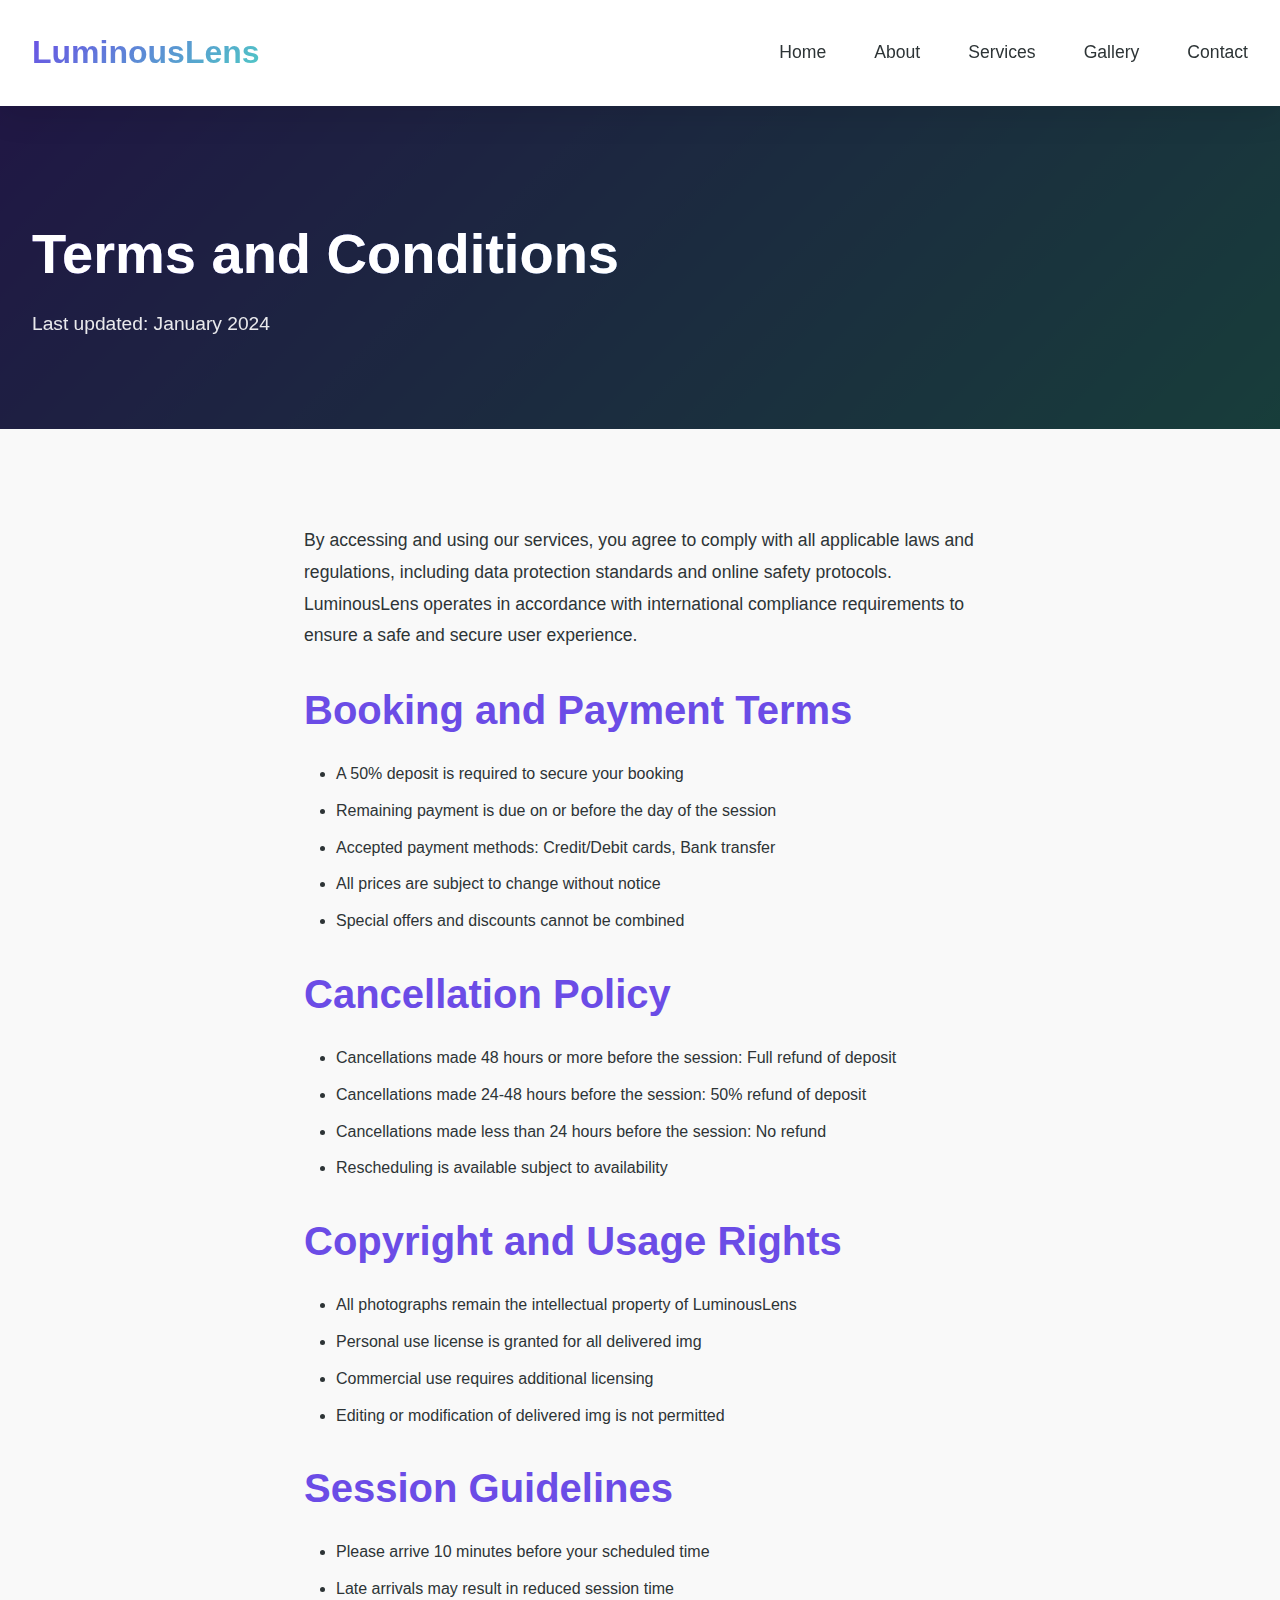
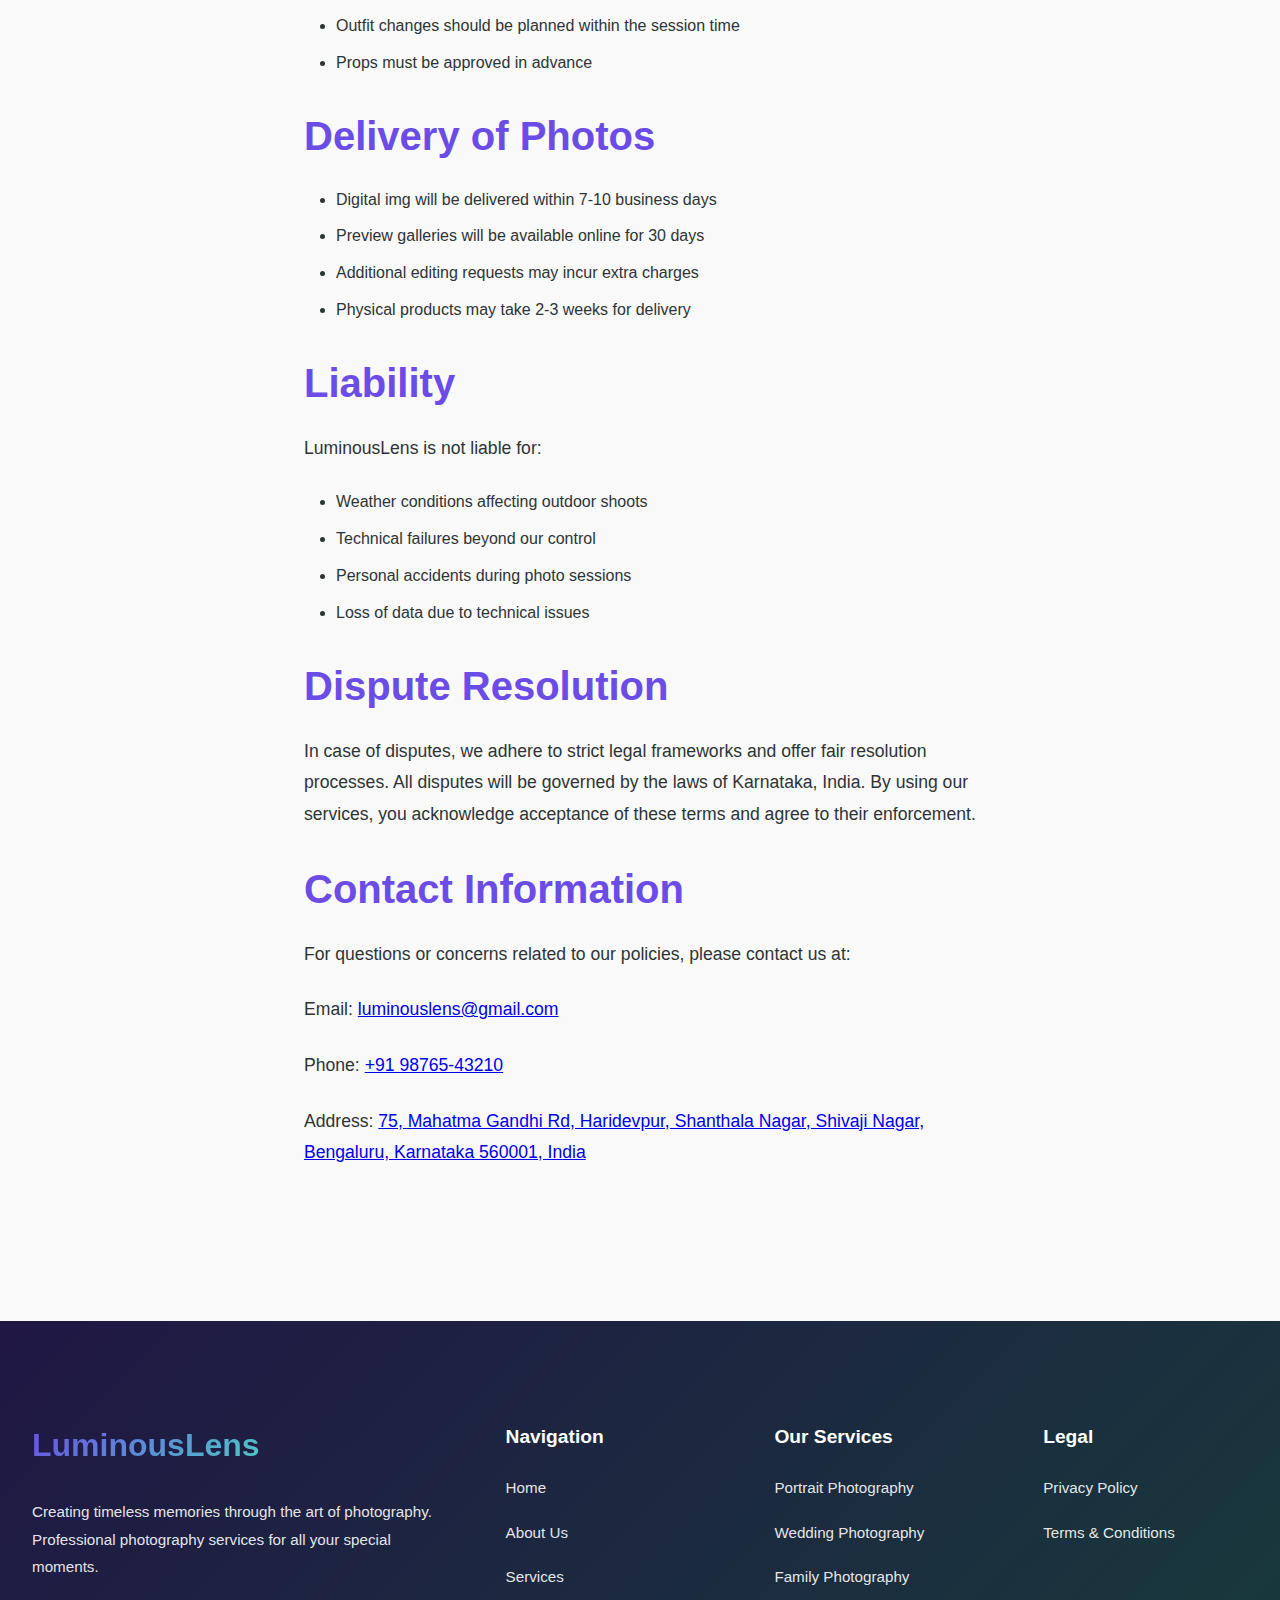
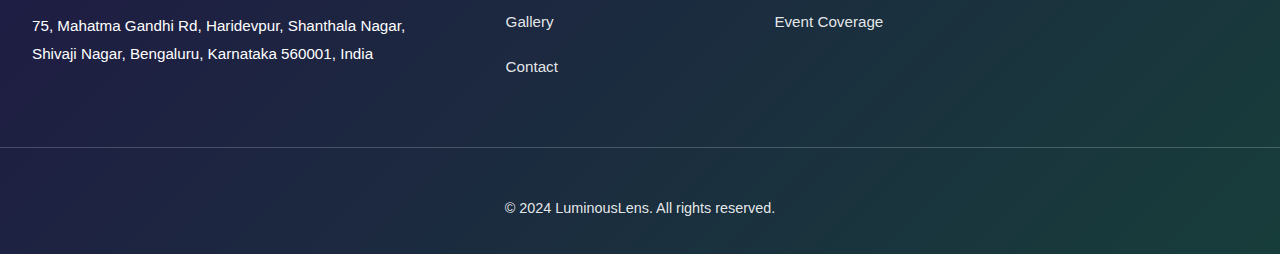
<file: terms-conditions.html>
<!DOCTYPE html>
<html lang="en">
  <head>
    <meta charset="UTF-8" />
    <meta name="viewport" content="width=device-width, initial-scale=1.0" />
    <title>Terms and Conditions - LuminousLens</title>
    <meta
      name="description"
      content="Read LuminousLens's terms and conditions for our photography services, including booking policies and copyright information."
    />
    <link rel="stylesheet" href="css/main.css" />
    <link rel="icon" type="image/x-icon" href="img/logo.png" />
    <style>
      .terms-content {
        max-width: 800px;
        margin: 0 auto;
        padding: 2rem;
      }

      .terms-content h2 {
        margin-top: 2rem;
      }

      .terms-content p,
      .terms-content ul {
        margin-bottom: 1.5rem;
      }

      .terms-content ul {
        padding-left: 2rem;
      }

      .terms-content li {
        margin-bottom: 0.5rem;
      }

      .content-section {
        padding-top: 4rem;
        max-width: 800px;
        margin: 0 auto;
      }
    </style>
  </head>
  <body>
    <header>
      <section class="header-container">
        <a href="index.html" class="logo">LuminousLens</a>
        <nav class="main-nav">
          <button class="mobile-menu-btn" aria-label="Toggle menu">
            <span></span>
            <span></span>
            <span></span>
          </button>
          <ul class="nav-list">
            <li><a href="index.html">Home</a></li>
            <li><a href="about.html">About</a></li>
            <li><a href="services.html">Services</a></li>
            <li><a href="gallery.html">Gallery</a></li>
            <li><a href="contact.html">Contact</a></li>
          </ul>
        </nav>
      </section>
    </header>

    <main>
      <div class="page-header">
        <div class="page-header-content">
          <h1>Terms and Conditions</h1>
          <p class="lead">Last updated: January 2024</p>
        </div>
      </div>

      <section class="terms-content section-padding">
        <div class="container">
          <p>
            By accessing and using our services, you agree to comply with all
            applicable laws and regulations, including data protection standards
            and online safety protocols. LuminousLens operates in accordance
            with international compliance requirements to ensure a safe and
            secure user experience.
          </p>

          <h2>Booking and Payment Terms</h2>
          <ul>
            <li>A 50% deposit is required to secure your booking</li>
            <li>
              Remaining payment is due on or before the day of the session
            </li>
            <li>Accepted payment methods: Credit/Debit cards, Bank transfer</li>
            <li>All prices are subject to change without notice</li>
            <li>Special offers and discounts cannot be combined</li>
          </ul>

          <h2>Cancellation Policy</h2>
          <ul>
            <li>
              Cancellations made 48 hours or more before the session: Full
              refund of deposit
            </li>
            <li>
              Cancellations made 24-48 hours before the session: 50% refund of
              deposit
            </li>
            <li>
              Cancellations made less than 24 hours before the session: No
              refund
            </li>
            <li>Rescheduling is available subject to availability</li>
          </ul>

          <h2>Copyright and Usage Rights</h2>
          <ul>
            <li>
              All photographs remain the intellectual property of LuminousLens
            </li>
            <li>Personal use license is granted for all delivered img</li>
            <li>Commercial use requires additional licensing</li>
            <li>Editing or modification of delivered img is not permitted</li>
          </ul>

          <h2>Session Guidelines</h2>
          <ul>
            <li>Please arrive 10 minutes before your scheduled time</li>
            <li>Late arrivals may result in reduced session time</li>
            <li>Outfit changes should be planned within the session time</li>
            <li>Props must be approved in advance</li>
          </ul>

          <h2>Delivery of Photos</h2>
          <ul>
            <li>Digital img will be delivered within 7-10 business days</li>
            <li>Preview galleries will be available online for 30 days</li>
            <li>Additional editing requests may incur extra charges</li>
            <li>Physical products may take 2-3 weeks for delivery</li>
          </ul>

          <h2>Liability</h2>
          <p>LuminousLens is not liable for:</p>
          <ul>
            <li>Weather conditions affecting outdoor shoots</li>
            <li>Technical failures beyond our control</li>
            <li>Personal accidents during photo sessions</li>
            <li>Loss of data due to technical issues</li>
          </ul>

          <h2>Dispute Resolution</h2>
          <p>
            In case of disputes, we adhere to strict legal frameworks and offer
            fair resolution processes. All disputes will be governed by the laws
            of Karnataka, India. By using our services, you acknowledge
            acceptance of these terms and agree to their enforcement.
          </p>

          <h2>Contact Information</h2>
          <p>
            For questions or concerns related to our policies, please contact us
            at:
          </p>
          <p>
            Email:
            <a href="mailto:luminouslens@gmail.com"
              >luminouslens@gmail.com</a
            >
          </p>
          <p>Phone: <a href="tel:+919876543210">+91 98765-43210</a></p>
          <p>
            Address:
            <a href="https://maps.app.goo.gl/oSsgZ88W1GDZLzxp7" target="_blank"
              >75, Mahatma Gandhi Rd, Haridevpur, Shanthala Nagar, Shivaji
              Nagar, Bengaluru, Karnataka 560001, India</a
            >
          </p>
        </div>
      </section>
    </main>

    <footer>
      <section class="footer-container">
        <div class="footer-info">
          <a href="index.html" class="footer-logo">LuminousLens</a>
          <p>
            Creating timeless memories through the art of photography.
            Professional photography services for all your special moments.
          </p>
          <p>
            <a
              class="footer-address"
              href="https://maps.app.goo.gl/oSsgZ88W1GDZLzxp7"
              target="_blank"
              >75, Mahatma Gandhi Rd, Haridevpur, Shanthala Nagar, Shivaji
              Nagar, Bengaluru, Karnataka 560001, India</a
            >
          </p>
        </div>
        <div class="footer-nav">
          <h3>Navigation</h3>
          <ul>
            <li><a href="index.html">Home</a></li>
            <li><a href="about.html">About Us</a></li>
            <li><a href="services.html">Services</a></li>
            <li><a href="gallery.html">Gallery</a></li>
            <li><a href="contact.html">Contact</a></li>
          </ul>
        </div>
        <div class="footer-services">
          <h3>Our Services</h3>
          <ul>
            <li><a href="services.html#portrait">Portrait Photography</a></li>
            <li><a href="services.html#wedding">Wedding Photography</a></li>
            <li><a href="services.html#family">Family Photography</a></li>
            <li><a href="services.html#events">Event Coverage</a></li>
          </ul>
        </div>
        <div class="footer-legal">
          <h3>Legal</h3>
          <ul>
            <li><a href="privacy-policy.html">Privacy Policy</a></li>
            <li><a href="terms-conditions.html">Terms & Conditions</a></li>
          </ul>
        </div>
      </section>
      <div class="footer-bottom">
        <p>&copy; 2024 LuminousLens. All rights reserved.</p>
      </div>
    </footer>

    <script src="js/main.js"></script>
  </body>
</html>
</file>
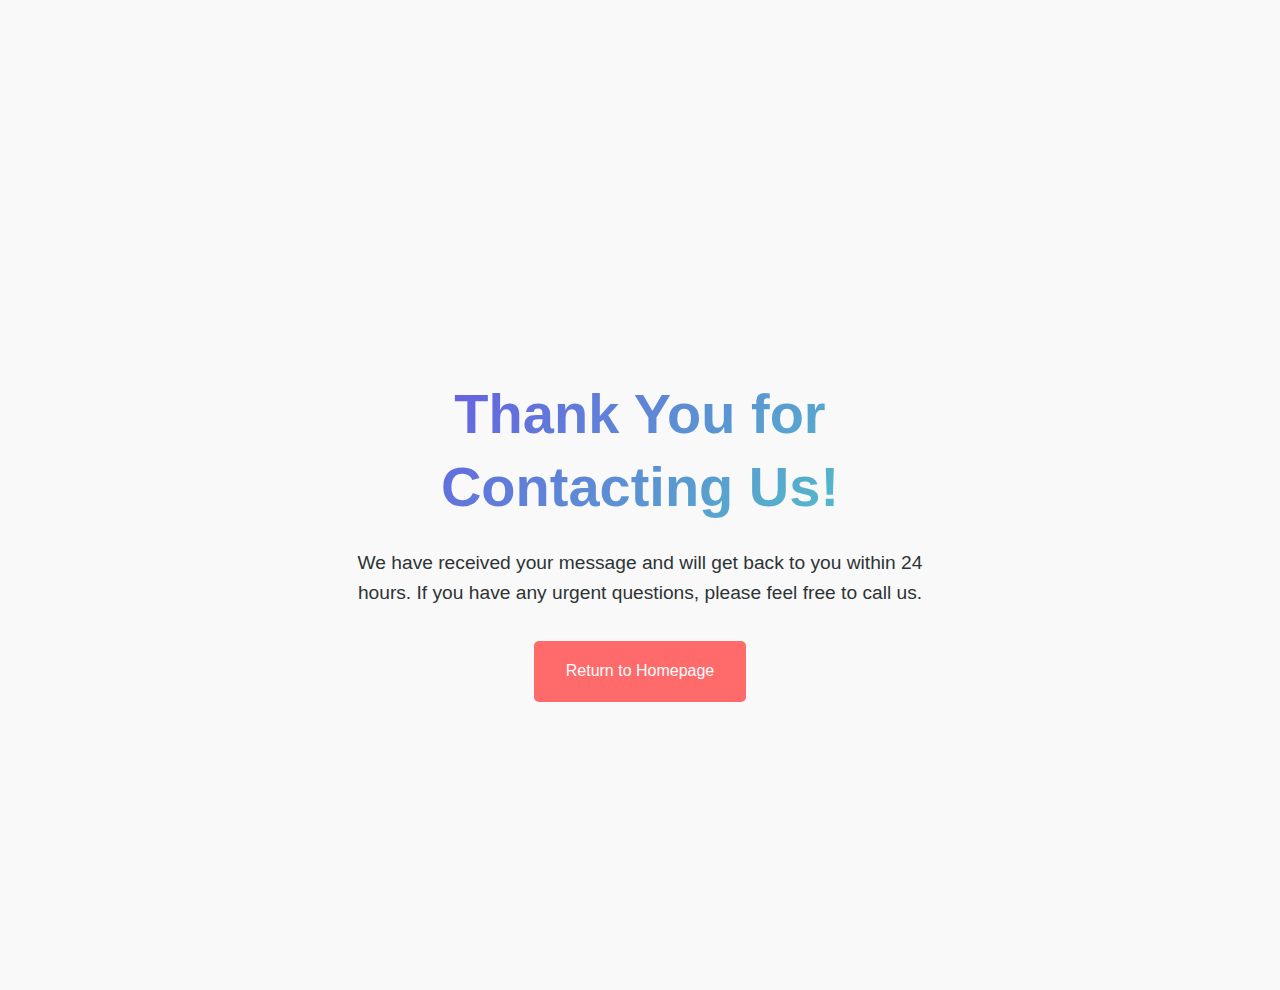
<file: thanks.html>
<!DOCTYPE html>
<html lang="en">
<head>
    <meta charset="UTF-8">
    <meta name="viewport" content="width=device-width, initial-scale=1.0">
    <title>Thank You - LuminousLens</title>
    <meta name="description" content="Thank you for contacting LuminousLens. We will get back to you soon.">
    <link rel="stylesheet" href="css/main.css">
    <link rel="icon" type="image/x-icon" href="img/logo.png">
    <style>
        .thanks-container {
            min-height: 100vh;
            display: flex;
            flex-direction: column;
            justify-content: center;
            align-items: center;
            text-align: center;
            padding: 2rem;
            background-color: var(--light-bg);
        }

        .thanks-content {
            max-width: 600px;
            margin: 0 auto;
        }

        .thanks-content h1 {
            margin-bottom: 1.5rem;
            color: var(--primary-color);
        }

        .thanks-content p {
            margin-bottom: 2rem;
            font-size: 1.2rem;
            line-height: 1.6;
        }

        .home-button {
            display: inline-block;
            padding: 1rem 2rem;
            background-color: var(--secondary-color);
            color: var(--white);
            text-decoration: none;
            border-radius: 5px;
            transition: var(--transition);
        }

        .home-button:hover {
            background-color: #c0392b;
            transform: translateY(-2px);
        }
    </style>
</head>
<body>
	<main>
    <div class="thanks-container">
        <div class="thanks-content">
            <h1>Thank You for Contacting Us!</h1>
            <p>We have received your message and will get back to you within 24 hours. If you have any urgent questions, please feel free to call us.</p>
            <a href="index.html" class="home-button">Return to Homepage</a>
        </div>
    </div>
	</main>
</body>
</html>
</file>
<file: css/slider.css>
/* Slider container */
.services-slider,
.team-slider,
.featured-slider {
    position: relative;
    max-width: 1400px;
    margin: 0 auto;
    overflow: hidden;
    padding: 1rem 0;
}

/* Slides */
.slide {
    display: none;
    animation: slideIn 0.8s cubic-bezier(0.4, 0, 0.2, 1);
    padding: 0.5rem;
}

.slide.active {
    display: block;
}

/* Slider controls */
.slider-controls {
    display: flex;
    justify-content: center;
    gap: 1.5rem;
    margin-top: 1rem;
}

.slider-controls button {
    width: 50px;
    height: 50px;
    border: none;
    border-radius: 50%;
    background: var(--white);
    color: var(--primary-color);
    font-size: 1.5rem;
    cursor: pointer;
    transition: var(--transition);
    box-shadow: var(--shadow);
    display: flex;
    align-items: center;
    justify-content: center;
}

.slider-controls button:hover {
    background: var(--gradient);
    color: var(--white);
    transform: scale(1.1);
}

/* Slider animations */
@keyframes slideIn {
    from {
        opacity: 0;
        transform: translateX(50px) scale(0.95);
    }
    to {
        opacity: 1;
        transform: translateX(0) scale(1);
    }
}

/* Team slider specific styles */
.team-member {
    background: var(--white);
    border-radius: 20px;
    overflow: hidden;
    box-shadow: var(--shadow);
    transition: var(--transition);
}

.team-member:hover {
    transform: translateY(-10px);
}

.team-member img {
    width: 100%;
    height: 400px;
    object-fit: cover;
}

.team-member-info {
    padding: 2rem;
    text-align: center;
}

.team-member .position {
    color: var(--accent-color);
    font-weight: 500;
    margin-bottom: 1rem;
}

.team-member .bio {
    font-size: 0.95rem;
    line-height: 1.6;
}

/* Featured slider specific styles */
.featured-slider {
    position: relative;
    width: 100%;
    max-width: 1000px;
    margin: 1.5rem auto;
    overflow: hidden;
}

.featured-slider .slide {
    display: none;
    width: 100%;
    height: 400px;
    position: relative;
}

.featured-slider .slide.active {
    display: block;
    animation: slideIn 0.8s ease-in-out;
}

.featured-slider .slide img {
    width: 100%;
    height: 100%;
    object-fit: cover;
    border-radius: 12px;
}

.slide-caption {
    position: absolute;
    bottom: 0;
    left: 0;
    right: 0;
    padding: 2rem;
    background: linear-gradient(to top, rgba(0,0,0,0.8), transparent);
    color: var(--white);
}

.slide-caption h3 {
    color: var(--white);
    margin-bottom: 0.5rem;
}

/* Package slider specific styles */
.package-item {
    background: var(--white);
    padding: 3rem 2rem;
    border-radius: 20px;
    box-shadow: var(--shadow);
    position: relative;
    overflow: hidden;
    transition: var(--transition);
}

.package-item::before {
    content: '';
    position: absolute;
    top: 0;
    left: 0;
    width: 100%;
    height: 5px;
    background: var(--gradient);
}

.package-item:hover {
    transform: translateY(-10px);
}

.package-item h3 {
    margin-bottom: 2rem;
    color: var(--primary-color);
}

.package-item ul {
    list-style: none;
    margin: 0;
    padding: 0;
}

.package-item li {
    margin-bottom: 1rem;
    padding-left: 1.5rem;
    position: relative;
}

.package-item li::before {
    content: '✓';
    position: absolute;
    left: 0;
    color: var(--accent-color);
}

/* Responsive slider */
@media (max-width: 768px) {
    .slide {
        padding: 0.5rem;
    }

    .team-member img {
        height: 300px;
    }

    .featured-slider .slide {
        height: 300px;
    }

    .slider-controls button {
        width: 40px;
        height: 40px;
        font-size: 1.2rem;
    }

    .slide-caption {
        padding: 1.5rem;
    }
}

@media (max-width: 992px) {
    .featured-slider .slide {
        height: 350px;
    }
}

@media (max-width: 768px) {
    .featured-slider .slide {
        height: 250px;
    }
}

@media (max-width: 576px) {
    .featured-slider .slide {
        height: 200px;
    }
}
</file>
<file: css/main.css>
/* Reset and base styles */
*, *::before, *::after {
    margin: 0;
    padding: 0;
    box-sizing: border-box;
}

:root {
    --primary-color: #6b4ce6;
    --secondary-color: #ff6b6b;
    --accent-color: #4ecdc4;
    --text-color: #2d3436;
    --light-bg: #f9f9f9;
    --dark-bg: #2d3436;
    --white: #ffffff;
    --gradient: linear-gradient(135deg, var(--primary-color), var(--accent-color));
    --transition: all 0.4s cubic-bezier(0.4, 0, 0.2, 1);
    --shadow: 0 10px 30px rgba(0, 0, 0, 0.1);
}

body {
    font-family: 'Poppins', sans-serif;
    line-height: 1.8;
    color: var(--text-color);
    background-color: var(--light-bg);
    overflow-x: hidden;
    width: 100%;
}

/* Typography */
h1, h2, h3 {
    font-weight: 700;
    line-height: 1.3;
    margin-bottom: 1.5rem;
}

h1 {
    font-size: 3.5rem;
    background: var(--gradient);
    -webkit-background-clip: text;
    -webkit-text-fill-color: transparent;
}

h2 {
    font-size: 2.5rem;
    color: var(--primary-color);
}

h3 {
    font-size: 1.8rem;
    color: var(--text-color);
}

p {
    margin-bottom: 1.5rem;
    font-size: 1.1rem;
}

/* Header styles */
header {
    background: var(--white);
    position: fixed;
    width: 100%;
    top: 0;
    z-index: 1000;
    box-shadow: var(--shadow);
    transition: all 0.3s cubic-bezier(0.4, 0, 0.2, 1);
}

.header-container {
    max-width: 1400px;
    margin: 0 auto;
    padding: 1.5rem 2rem;
    display: flex;
    justify-content: space-between;
    align-items: center;
    transition: padding 0.3s cubic-bezier(0.4, 0, 0.2, 1);
}

header.scrolled .header-container {
    padding: 0.7rem 2rem;
}

.logo {
    font-size: 2rem;
    font-weight: 800;
    background: var(--gradient);
    -webkit-background-clip: text;
    -webkit-text-fill-color: transparent;
    text-decoration: none;
    transition: all 0.3s cubic-bezier(0.4, 0, 0.2, 1);
}

/* Navigation */
.nav-list {
    display: flex;
    list-style: none;
    gap: 3rem;
}

.nav-list a {
    text-decoration: none;
    color: var(--text-color);
    font-weight: 500;
    font-size: 1.1rem;
    position: relative;
    padding: 0.5rem 0;
    transition: all 0.3s cubic-bezier(0.4, 0, 0.2, 1);
}

.nav-list a::after {
    content: '';
    position: absolute;
    bottom: 0;
    left: 0;
    width: 0;
    height: 2px;
    background: var(--gradient);
    transition: var(--transition);
}

.nav-list a:hover::after,
.nav-list a.active::after {
    width: 100%;
}

/* Стили для бургер-меню */
.mobile-menu-btn {
	display: none;
	background: none;
	border: none;
	cursor: pointer;
	padding: 15px;
	position: relative;
	z-index: 1000;
	transition: transform 0.3s ease;
}

.mobile-menu-btn:hover {
	transform: scale(1.1);
}

.mobile-menu-btn span {
	display: block;
	width: 24px;
	height: 2px;
	background: var(--text-color);
	margin: 5px 0;
	transition: transform 0.3s ease-in-out,
							opacity 0.3s ease-in-out,
							background-color 0.3s ease-in-out;
}

.mobile-menu-btn.active span {
	background: var(--primary-color);
}

.mobile-menu-btn.active span:nth-child(1) {
	transform: translateY(7px) rotate(45deg);
}

.mobile-menu-btn.active span:nth-child(2) {
	opacity: 0;
	transform: translateX(-10px);
}

.mobile-menu-btn.active span:nth-child(3) {
	transform: translateY(-7px) rotate(-45deg);
}

@media (max-width: 768px) {
	.mobile-menu-btn {
			display: block;
	}

	.nav-list {
			position: fixed;
			top: 0;
			right: -100%;
			width: 80%;
			max-width: 400px;
			height: 100vh;
			background: rgba(255, 255, 255, 0.98);
			backdrop-filter: blur(10px);
			padding: 100px 40px;
			display: flex;
			flex-direction: column;
			gap: 25px;
			transition: right 0.3s cubic-bezier(0.4, 0, 0.2, 1);
			box-shadow: -5px 0 20px rgba(0, 0, 0, 0.1);
			overflow-y: auto;
	}

	.nav-list.active {
			right: 0;
	}

	.nav-list li {
			opacity: 0;
			transform: translateX(30px);
			transition: opacity 0.3s ease-in-out,
									transform 0.3s ease-in-out;
	}

	.nav-list.active li {
			opacity: 1;
			transform: translateX(0);
	}

	.nav-list li:nth-child(1) { transition-delay: 0.1s; }
	.nav-list li:nth-child(2) { transition-delay: 0.15s; }
	.nav-list li:nth-child(3) { transition-delay: 0.2s; }
	.nav-list li:nth-child(4) { transition-delay: 0.25s; }
	.nav-list li:nth-child(5) { transition-delay: 0.3s; }

	.nav-list a {
			font-size: 1.2rem;
			padding: 10px 0;
			display: block;
			width: 100%;
			color: var(--text-color);
			position: relative;
			transition: color 0.3s ease,
									transform 0.3s ease;
	}

	.nav-list a:hover {
			transform: translateX(10px);
			color: var(--primary-color);
	}

	.nav-list a::after {
			content: '';
			position: absolute;
			left: 0;
			bottom: 0;
			width: 0;
			height: 2px;
			background: var(--primary-color);
			transition: width 0.3s ease-in-out;
	}

	.nav-list a:hover::after,
	.nav-list a.active::after {
			width: 100%;
	}

	/* Затемнение фона при открытом меню */
	.menu-overlay {
			position: fixed;
			top: 0;
			left: 0;
			width: 100%;
			height: 100%;
			background: rgba(0, 0, 0, 0.5);
			opacity: 0;
			visibility: hidden;
			transition: opacity 0.3s ease-in-out,
									visibility 0.3s ease-in-out;
			z-index: 900;
			backdrop-filter: blur(3px);
	}

	.menu-overlay.active {
			opacity: 1;
			visibility: visible;
	}

	/* Анимация для логотипа при открытом меню */
	.logo {
			transition: transform 0.3s ease;
	}

	.mobile-menu-btn.active ~ .logo {
			transform: scale(0.9);
	}
} 

/* Main content */
main {
    margin-top: 90px;
}

/* Hero section */
.hero {
    position: relative;
    min-height: 90vh;
    display: flex;
    align-items: center;
    background: var(--gradient);
    padding: 4rem 2rem;
    overflow: hidden;
}

.hero::before {
    content: '';
    position: absolute;
    top: 0;
    left: 0;
    width: 100%;
    height: 100%;
    opacity: 0.1;
}

.hero-content {
    max-width: 1400px;
    margin: 0 auto;
    position: relative;
    z-index: 1;
    color: var(--white);
    text-align: left;
    padding: 0 2rem;
}

.hero h1 {
    font-size: 4.5rem;
    margin-bottom: 2rem;
    -webkit-text-fill-color: var(--white);
}

.hero p {
    font-size: 1.5rem;
    margin-bottom: 3rem;
    max-width: 600px;
}

/* CTA Button */
.cta-button {
    display: inline-block;
    padding: 1.2rem 3rem;
    background: var(--white);
    color: var(--primary-color);
    text-decoration: none;
    border-radius: 50px;
    font-weight: 600;
    font-size: 1.1rem;
    transition: var(--transition);
    box-shadow: var(--shadow);
}

.cta-button:hover {
    transform: translateY(-5px);
    box-shadow: 0 15px 30px rgba(0, 0, 0, 0.2);
}

/* Services section */
.services-preview {
    padding: 6rem 0;
}

.services-preview .services-grid {
    display: grid;
    grid-template-columns: repeat(3, 1fr);
    gap: 2rem;
}

.services-preview .service-card {
    background: #fff;
    border-radius: 12px;
    overflow: hidden;
    box-shadow: 0 4px 20px rgba(0, 0, 0, 0.1);
    transition: transform 0.3s ease;
    position: relative;
}

.services-preview .service-card:hover {
    transform: translateY(-5px);
}

.services-preview .service-card img {
    width: 100%;
    height: 240px;
    object-fit: cover;
}

.services-preview .service-icon {
    position: absolute;
    top: 220px;
    right: 1.5rem;
    width: 3.5rem;
    height: 3.5rem;
    background: var(--primary);
    border-radius: 50%;
    display: flex;
    align-items: center;
    justify-content: center;
    color: #fff;
    font-size: 1.25rem;
    box-shadow: 0 4px 10px rgba(0, 0, 0, 0.2);
}

.services-preview .service-content {
    padding: 2rem 1.5rem 1.5rem;
}

.services-preview .service-content h3 {
    margin: 0 0 1rem;
    font-size: 1.25rem;
    color: var(--text-dark);
}

.services-preview .service-features {
    list-style: none;
    padding: 0;
    margin: 0 0 1.5rem;
}

.services-preview .service-features li {
    display: flex;
    align-items: center;
    gap: 0.5rem;
    color: var(--text-light);
    margin-bottom: 0.5rem;
}

.services-preview .service-features li i {
    color: var(--primary);
    font-size: 0.9rem;
}

.services-preview .service-link {
    color: var(--primary);
    text-decoration: none;
    display: inline-flex;
    align-items: center;
    gap: 0.5rem;
    font-weight: 500;
    transition: gap 0.3s ease;
}

.services-preview .service-link:hover {
    gap: 0.75rem;
}

.services-preview .service-link i {
    font-size: 0.9rem;
    transition: transform 0.3s ease;
}

.services-preview .service-link:hover i {
    transform: translateX(3px);
}

/* Services Grid Section */
.services-grid {
    padding: 6rem 0;
    background: var(--light-bg);
}

.services-grid .container {
    max-width: 1400px;
    margin: 0 auto;
    padding: 0 2rem;
}

.services-grid .grid {
    display: grid;
    grid-template-columns: repeat(4, 1fr);
    gap: 2rem;
    margin-top: 3rem;
}

.services-grid .service-card {
    background: #fff;
    border-radius: 12px;
    overflow: hidden;
    box-shadow: 0 4px 20px rgba(0, 0, 0, 0.1);
    transition: transform 0.3s ease;
}

.services-grid .service-card:hover {
    transform: translateY(-5px);
}

.services-grid .service-image {
    position: relative;
    height: 200px;
    overflow: hidden;
}

.services-grid .service-image img {
    width: 100%;
    height: 100%;
    object-fit: cover;
    transition: transform 0.5s ease;
}

.services-grid .service-overlay {
    position: absolute;
    inset: 0;
    background: linear-gradient(to top, rgba(0,0,0,0.8), transparent);
    opacity: 0;
    transition: opacity 0.3s ease;
    display: flex;
    align-items: flex-end;
    justify-content: center;
    padding: 1.5rem;
}

.services-grid .service-card:hover .service-overlay {
    opacity: 1;
}

.services-grid .service-card:hover .service-image img {
    transform: scale(1.1);
}

.services-grid .service-content {
    padding: 2rem 1.5rem 1.5rem;
    position: relative;
}

.services-grid .service-icon {
    position: absolute;
    top: -1.75rem;
    right: 1.5rem;
    width: 3.5rem;
    height: 3.5rem;
    background: var(--primary);
    border-radius: 50%;
    display: flex;
    align-items: center;
    justify-content: center;
    color: #fff;
    font-size: 1.25rem;
    box-shadow: 0 4px 10px rgba(0, 0, 0, 0.2);
}

.services-grid .service-content h3 {
    margin: 0 0 1rem;
    font-size: 1.25rem;
    color: var(--text-dark);
}

.services-grid .service-features {
    list-style: none;
    padding: 0;
    margin: 0 0 1.5rem;
}

.services-grid .service-features li {
    display: flex;
    align-items: center;
    gap: 0.5rem;
    color: var(--text-light);
    margin-bottom: 0.5rem;
    font-size: 0.9rem;
}

.services-grid .service-features li i {
    color: var(--primary);
    font-size: 0.85rem;
}

.services-grid .service-price {
    display: flex;
    align-items: center;
    justify-content: space-between;
    padding-top: 1rem;
    border-top: 1px solid var(--border-color);
}

.services-grid .service-price .price {
    font-size: 1.25rem;
    font-weight: 600;
    color: var(--primary);
}

.services-grid .service-price .duration {
    color: var(--text-light);
    font-size: 0.85rem;
}

.services-grid .btn-light {
    background: #fff;
    color: var(--primary);
    padding: 0.75rem 2rem;
    border-radius: 30px;
    text-decoration: none;
    font-weight: 500;
    transition: transform 0.3s ease;
}

.services-grid .btn-light:hover {
    transform: translateY(-3px);
}

@media (max-width: 1200px) {
    .services-grid .grid {
        grid-template-columns: repeat(3, 1fr);
    }
}

@media (max-width: 992px) {
    .services-preview .services-grid {
        grid-template-columns: repeat(2, 1fr);
    }
    
    .services-grid .grid {
        grid-template-columns: repeat(2, 1fr);
    }
}

@media (max-width: 576px) {
    .services-preview .services-grid,
    .services-grid .grid {
        grid-template-columns: 1fr;
    }
    
    .services-preview .service-content,
    .services-grid .service-content {
        padding: 1.5rem;
    }
    
    .services-preview .service-icon,
    .services-grid .service-icon {
        width: 3rem;
        height: 3rem;
        font-size: 1.1rem;
    }
}

/* Team Section */
.team-section {
    padding: 6rem 0;
    background: var(--light-bg);
}

.team-section .container {
    max-width: 1400px;
    margin: 0 auto;
    padding: 0 2rem;
}

.team-grid {
    display: grid;
    grid-template-columns: repeat(auto-fit, minmax(300px, 1fr));
    gap: 2.5rem;
    margin-top: 3rem;
}

.team-member {
    background: #fff;
    border-radius: 12px;
    overflow: hidden;
    box-shadow: 0 4px 20px rgba(0, 0, 0, 0.1);
    transition: transform 0.3s ease;
}

.team-member:hover {
    transform: translateY(-5px);
}

.member-image {
    position: relative;
    aspect-ratio: 3/4;
    overflow: hidden;
}

.member-image img {
    width: 100%;
    height: 100%;
    object-fit: cover;
    transition: transform 0.5s ease;
}

.member-overlay {
    position: absolute;
    inset: 0;
    background: linear-gradient(to top, rgba(0,0,0,0.8), transparent);
    opacity: 0;
    transition: opacity 0.3s ease;
    display: flex;
    align-items: flex-end;
    padding: 2rem;
}

.team-member:hover .member-overlay {
    opacity: 1;
}

.team-member:hover .member-image img {
    transform: scale(1.1);
}

.member-social {
    display: flex;
    gap: 1rem;
}

.member-social a {
    color: #fff;
    font-size: 1.25rem;
    transition: transform 0.3s ease;
    text-decoration: none;
}

.member-social a:hover {
    transform: translateY(-3px);
}

.member-info {
    padding: 2rem;
}

.member-info h3 {
    margin: 0;
    font-size: 1.5rem;
    color: var(--text-dark);
}

.member-role {
    display: block;
    color: var(--primary);
    font-size: 1rem;
    margin: 0.75rem 0 1rem;
    font-weight: 500;
}

.member-bio {
    color: var(--text-light);
    font-size: 0.95rem;
    line-height: 1.6;
    margin-bottom: 1.5rem;
}

.member-specialties {
    display: flex;
    flex-wrap: wrap;
    gap: 0.75rem;
}

.member-specialties span {
    background: var(--light-bg);
    color: var(--text-dark);
    padding: 0.5rem 1rem;
    border-radius: 25px;
    font-size: 0.9rem;
    transition: background-color 0.3s ease;
}

.member-specialties span:hover {
    background: var(--primary);
    color: #fff;
}

/* Responsive Styles */
@media (max-width: 768px) {
    .services-preview .services-grid,
    .services-grid .grid,
    .team-grid {
        grid-template-columns: repeat(auto-fit, minmax(280px, 1fr));
        gap: 2rem;
    }
    
    .services-preview .service-content,
    .services-grid .service-content,
    .member-info {
        padding: 1.5rem;
    }
    
    .services-preview .service-icon,
    .services-grid .service-icon {
        width: 3rem;
        height: 3rem;
        font-size: 1.1rem;
        right: 1.5rem;
    }
    
    .services-grid .service-price .price {
        font-size: 1.25rem;
    }
    
    .member-info h3 {
        font-size: 1.25rem;
    }
    
    .member-overlay {
        padding: 1.5rem;
    }
    
    .member-specialties span {
        padding: 0.4rem 0.85rem;
    }
}

/* Footer */
footer {
    background: linear-gradient(rgba(0, 0, 0, 0.7), rgba(0, 0, 0, 0.7)), var(--gradient);
    color: var(--white);
    padding: 6rem 0 2rem;
    position: relative;
    overflow: hidden;
    margin-top: 6rem;
}

footer::before {
    content: '';
    position: absolute;
    top: 0;
    left: 0;
    width: 100%;
    height: 100%;
    opacity: 0.1;
}

.footer-container {
    max-width: 1400px;
    margin: 0 auto;
    padding: 0 2rem;
    position: relative;
    z-index: 1;
    display: grid;
    grid-template-columns: 2fr 1fr 1fr 1fr;
    gap: 4rem;
}

.footer-info {
    max-width: 400px;
}

.footer-logo {
    font-size: 2rem;
    font-weight: 700;
    color: var(--white);
    text-decoration: none;
    margin-bottom: 1.5rem;
    display: inline-block;
    background: var(--gradient);
    -webkit-background-clip: text;
    -webkit-text-fill-color: transparent;
}

.footer-info p {
    color: rgba(255,255,255,0.9);
    font-size: 0.95rem;
    line-height: 1.8;
    margin-bottom: 2rem;
}

.footer-social {
    display: flex;
    gap: 1rem;
}

.social-icon {
    width: 40px;
    height: 40px;
    border-radius: 50%;
    background: rgba(255,255,255,0.1);
    display: flex;
    align-items: center;
    justify-content: center;
    color: var(--white);
    text-decoration: none;
    transition: var(--transition);
}

.social-icon:hover {
    background: var(--white);
    color: var(--primary-color);
    transform: translateY(-3px);
}

.footer-nav,
.footer-services,
.footer-legal {
    padding-top: 0.5rem;
}

.footer-nav h3,
.footer-services h3,
.footer-legal h3 {
    color: var(--white);
    font-size: 1.2rem;
    margin-bottom: 1.5rem;
    font-weight: 600;
}

.footer-nav ul,
.footer-services ul,
.footer-legal ul {
    list-style: none;
    padding: 0;
}

.footer-nav li,
.footer-services li,
.footer-legal li {
    margin-bottom: 1rem;
}

.footer-nav a,
.footer-services a,
.footer-legal a {
    color: rgba(255,255,255,0.9);
    text-decoration: none;
    font-size: 0.95rem;
    transition: var(--transition);
    display: inline-block;
    position: relative;
    padding-left: 0;
}

.footer-nav a:hover,
.footer-services a:hover,
.footer-legal a:hover {
    color: var(--white);
    transform: translateX(10px);
}

.footer-bottom {
    text-align: center;
    padding-top: 3rem;
    margin-top: 3rem;
    border-top: 1px solid rgba(255,255,255,0.2);
    position: relative;
    z-index: 1;
}

.footer-bottom p {
    color: rgba(255,255,255,0.9);
    font-size: 0.9rem;
    margin: 0;
}

.footer-bottom i {
    color: var(--primary-color);
    margin: 0 0.3rem;
}

@media (max-width: 1200px) {
    .footer-container {
        grid-template-columns: repeat(2, 1fr);
        gap: 3rem;
    }
    
    .footer-info {
        grid-column: 1 / -1;
        max-width: 100%;
    }
}

@media (max-width: 768px) {
    .footer-container {
        grid-template-columns: 1fr;
        gap: 2rem;
        text-align: center;
    }
    
    .footer-social {
        justify-content: center;
    }
    
    .footer-nav a:hover,
    .footer-services a:hover,
    .footer-legal a:hover {
        transform: translateX(0) translateY(-2px);
    }
}

/* Responsive design */
@media (max-width: 1200px) {
    h1 {
        font-size: 3rem;
    }
    
    .hero h1 {
        font-size: 3.5rem;
    }
}

@media (max-width: 768px) {
    .mobile-menu-btn {
        display: block;
    }

    .nav-list {
        display: none;
        position: absolute;
        top: 100%;
        left: 0;
        width: 100%;
        background: var(--white);
        flex-direction: column;
        padding: 2rem;
        box-shadow: var(--shadow);
    }

    .nav-list.active {
        display: flex;
    }

    .nav-list li {
        margin: 1rem 0;
    }

    .hero h1 {
        font-size: 2.5rem;
    }

    .hero p {
        font-size: 1.2rem;
    }

    .footer-container {
        grid-template-columns: 1fr;
        gap: 2rem;
    }

    .footer-info {
        padding-right: 0;
    }
}

/* Utility classes */
.container {
    max-width: 1400px;
    margin: 0 auto;
    padding: 0 2rem;
}

.section-padding {
    padding: 2rem;
}

.text-gradient {
    background: var(--gradient);
    -webkit-background-clip: text;
    -webkit-text-fill-color: transparent;
}

.bg-gradient {
    background: var(--gradient);
}

.text-center {
    text-align: center;
}

/* Gallery styles */
.gallery-grid {
    display: grid;
    grid-template-columns: repeat(auto-fill, minmax(350px, 1fr));
    gap: 2rem;
    padding: 2rem 0;
}

.gallery-item {
    position: relative;
    border-radius: 20px;
    overflow: hidden;
    cursor: pointer;
    transition: var(--transition);
}

.gallery-item:hover {
    transform: translateY(-10px);
}

.gallery-item img {
    width: 100%;
    height: 400px;
    object-fit: cover;
    transition: var(--transition);
}

.gallery-item:hover img {
    transform: scale(1.05);
}

.gallery-caption {
    position: absolute;
    bottom: 0;
    left: 0;
    right: 0;
    padding: 2rem;
    background: linear-gradient(to top, rgba(0,0,0,0.8), transparent);
    color: var(--white);
    opacity: 0;
    transform: translateY(20px);
    transition: var(--transition);
}

.gallery-item:hover .gallery-caption {
    opacity: 1;
    transform: translateY(0);
}

.category-filters {
    display: flex;
    justify-content: center;
    gap: 1rem;
    margin-bottom: 3rem;
    flex-wrap: wrap;
}

.filter-btn {
    padding: 0.8rem 2rem;
    border: none;
    border-radius: 50px;
    background: var(--white);
    color: var(--text-color);
    font-weight: 500;
    cursor: pointer;
    transition: var(--transition);
    box-shadow: var(--shadow);
}

.filter-btn:hover,
.filter-btn.active {
    background: var(--gradient);
    color: var(--white);
    transform: translateY(-2px);
}

/* Lightbox styles */
.lightbox {
    position: fixed;
    top: 0;
    left: 0;
    width: 100%;
    height: 100%;
    background: rgba(0,0,0,0.9);
    display: none;
    justify-content: center;
    align-items: center;
    z-index: 2000;
    opacity: 0;
    transition: opacity 0.3s ease;
}

.lightbox.active {
    display: flex;
    opacity: 1;
}

.lightbox-content {
    position: relative;
    max-width: 90%;
    max-height: 90vh;
    margin: auto;
}

.lightbox img {
    max-width: 100%;
    max-height: 90vh;
    object-fit: contain;
}

.lightbox-caption {
    position: absolute;
    bottom: -60px;
    left: 0;
    right: 0;
    text-align: center;
    color: var(--white);
    padding: 1rem;
}

.lightbox-caption h3 {
    color: var(--white) !important;
}

.lightbox-close,
.lightbox-prev,
.lightbox-next {
    position: absolute;
    background: var(--white);
    border: none;
    width: 50px;
    height: 50px;
    border-radius: 50%;
    cursor: pointer;
    display: flex;
    align-items: center;
    justify-content: center;
    font-size: 1.5rem;
    color: var(--primary-color);
    transition: var(--transition);
}

.lightbox-close:hover,
.lightbox-prev:hover,
.lightbox-next:hover {
    background: var(--gradient);
    color: var(--white);
    transform: scale(1.1);
}

.lightbox-close {
    top: -60px;
    right: 0;
}

.lightbox-prev {
    left: -80px;
    top: 50%;
    transform: translateY(-50%);
}

.lightbox-next {
    right: -80px;
    top: 50%;
    transform: translateY(-50%);
}

/* Animation classes */
@keyframes fadeInUp {
    from {
        opacity: 0;
        transform: translateY(20px);
    }
    to {
        opacity: 1;
        transform: translateY(0);
    }
}

.animate-on-show {
    opacity: 0;
}

.loaded {
    animation: fadeIn 0.5s ease forwards;
}

@keyframes fadeIn {
    from {
        opacity: 0;
    }
    to {
        opacity: 1;
    }
}

/* Responsive gallery */
@media (max-width: 768px) {
    .gallery-grid {
        grid-template-columns: repeat(auto-fill, minmax(280px, 1fr));
        gap: 1rem;
    }

    .gallery-item img {
        height: 300px;
    }

    .filter-btn {
        padding: 0.6rem 1.5rem;
        font-size: 0.9rem;
    }

    .lightbox-prev,
    .lightbox-next {
        width: 40px;
        height: 40px;
    }

    .lightbox-prev {
        left: 10px;
    }

    .lightbox-next {
        right: 10px;
    }

    .lightbox-close {
        top: 10px;
        right: 10px;
    }
}

/* Enhanced Header Container */
.page-header {
    background: linear-gradient(rgba(0, 0, 0, 0.7), rgba(0, 0, 0, 0.7)), var(--gradient);
    padding: 8rem 0 4rem;
    margin-bottom: 4rem;
    position: relative;
}

.page-header::before {
    content: '';
    position: absolute;
    top: 0;
    left: 0;
    width: 100%;
    height: 100%;
    opacity: 0.1;
}

.page-header-content {
    max-width: 1400px;
    margin: 0 auto;
    padding: 0 2rem;
    color: var(--white);
    position: relative;
    z-index: 1;
}

.page-header h1 {
    font-size: 3.5rem;
    margin-bottom: 1rem;
    -webkit-text-fill-color: var(--white);
}

.page-header p {
    font-size: 1.2rem;
    max-width: 600px;
    opacity: 0.9;
}

/* Enhanced Contact Form */
.contact-form {
    background: var(--white);
    padding: 3rem;
    border-radius: 20px;
    box-shadow: var(--shadow);
    max-width: 800px;
    margin: 0 auto;
}

.form-group {
    margin-bottom: 2rem;
}

.form-label {
    display: block;
    margin-bottom: 0.5rem;
    font-weight: 500;
    color: var(--text-color);
}

.form-control {
    width: 100%;
    padding: 1rem;
    border: 2px solid #eee;
    border-radius: 10px;
    font-size: 1rem;
    transition: var(--transition);
}

.form-control:focus {
    border-color: var(--primary-color);
    outline: none;
    box-shadow: 0 0 0 3px rgba(107, 76, 230, 0.1);
}

textarea.form-control {
    min-height: 150px;
    resize: vertical;
}

/* Info Blocks */
.info-blocks {
    display: grid;
    grid-template-columns: repeat(auto-fit, minmax(300px, 1fr));
    gap: 2rem;
}

.info-block {
    background: var(--white);
    padding: 2rem;
    border-radius: 20px;
    box-shadow: var(--shadow);
    transition: var(--transition);
    position: relative;
    overflow: hidden;
}

.info-block::before {
    content: '';
    position: absolute;
    top: 0;
    left: 0;
    width: 100%;
    height: 5px;
    background: var(--gradient);
}

.info-block:hover {
    transform: translateY(-5px);
}

.info-block-icon {
    width: 60px;
    height: 60px;
    background: var(--gradient);
    border-radius: 50%;
    display: flex;
    align-items: center;
    justify-content: center;
    margin-bottom: 1.5rem;
    color: var(--white);
    font-size: 1.5rem;
}

/* Stats Section */
.stats-section {
    background: var(--gradient);
    padding: 6rem 0;
    color: var(--white);
    position: relative;
    left: 50%;
    right: 50%;
    margin-left: -50vw;
    margin-right: -50vw;
    width: 100vw;
}

.stats-grid {
    display: grid;
    grid-template-columns: repeat(auto-fit, minmax(200px, 1fr));
    gap: 3rem;
    max-width: 1400px;
    margin: 0 auto;
    padding: 0 2rem;
}

.stat-item {
    text-align: center;
}

.stat-number {
    font-size: 3rem;
    font-weight: 700;
    margin-bottom: 0.5rem;
}

.stat-label {
    font-size: 1.1rem;
    opacity: 0.9;
}

/* Timeline Section */
.timeline-section {
    padding: 6rem 0;
    position: relative;
}

.timeline {
    max-width: 800px;
    margin: 0 auto;
    position: relative;
    padding: 2rem 0;
}

.timeline::before {
    content: '';
    position: absolute;
    top: 0;
    left: 50%;
    transform: translateX(-50%);
    width: 2px;
    height: 100%;
    background: var(--gradient);
}

.timeline-item {
    margin-bottom: 4rem;
    position: relative;
    width: 50%;
    padding: 0 2rem;
}

.timeline-item:nth-child(odd) {
    left: 0;
    text-align: right;
}

.timeline-item:nth-child(even) {
    left: 50%;
}

.timeline-content {
    background: var(--white);
    padding: 2rem;
    border-radius: 20px;
    box-shadow: var(--shadow);
    position: relative;
}

.timeline-date {
    position: absolute;
    top: 0;
    background: var(--gradient);
    color: var(--white);
    padding: 0.5rem 1rem;
    border-radius: 20px;
    font-size: 0.9rem;
}

.timeline-item:nth-child(odd) .timeline-date {
    right: -100px;
}

.timeline-item:nth-child(even) .timeline-date {
    left: -100px;
}

/* Testimonials Grid */
.testimonials-grid {
    display: grid;
    grid-template-columns: repeat(auto-fit, minmax(300px, 1fr));
    gap: 2rem;
    padding: 4rem 0;
}

.testimonial-card {
    background: var(--white);
    padding: 2rem;
    border-radius: 20px;
    box-shadow: var(--shadow);
    position: relative;
}

.testimonial-card::before {
    content: '"';
    position: absolute;
    top: -20px;
    left: 20px;
    font-size: 5rem;
    color: var(--primary-color);
    opacity: 0.1;
}

.testimonial-content {
    font-style: italic;
    margin-bottom: 1.5rem;
}

.testimonial-author {
    display: flex;
    align-items: center;
    gap: 1rem;
}

.testimonial-author img {
    width: 50px;
    height: 50px;
    border-radius: 50%;
    object-fit: cover;
}

.author-info h4 {
    margin: 0;
    color: var(--text-color);
}

.author-info p {
    margin: 0;
    font-size: 0.9rem;
    color: var(--accent-color);
}

/* Responsive Styles */
@media (max-width: 768px) {
    .page-header {
        padding: 6rem 0 3rem;
    }

    .page-header h1 {
        font-size: 2.5rem;
    }

    .timeline::before {
        left: 0;
    }

    .timeline-item {
        width: 100%;
        left: 0 !important;
        text-align: left !important;
        padding-left: 2rem;
    }

    .timeline-item .timeline-date {
        left: 2rem !important;
        right: auto !important;
        top: -40px;
    }

    .contact-form {
        padding: 2rem;
    }
}

/* Pricing Section */
.pricing-section {
    background: var(--white);
}

.pricing-grid {
    display: grid;
    grid-template-columns: repeat(auto-fit, minmax(300px, 1fr));
    gap: 2rem;
    padding: 2rem 0;
}

.pricing-card {
    background: var(--light-bg);
    border-radius: 20px;
    padding: 3rem 2rem;
    text-align: center;
    transition: var(--transition);
    position: relative;
    overflow: hidden;
}

.pricing-card.featured {
    background: var(--white);
    box-shadow: var(--shadow);
    transform: translateY(-10px);
}

.pricing-card.featured::before {
    content: 'Most Popular';
    position: absolute;
    top: 1rem;
    right: -2rem;
    background: var(--gradient);
    color: var(--white);
    padding: 0.5rem 3rem;
    transform: rotate(45deg);
    font-size: 0.8rem;
    font-weight: 500;
}

.pricing-header {
    margin-bottom: 2rem;
}

.pricing-header h3 {
    color: var(--primary-color);
    margin-bottom: 1rem;
}

.price {
    font-size: 3rem;
    font-weight: 700;
    color: var(--text-color);
    margin-bottom: 1rem;
}

.pricing-header p {
    color: var(--text-color);
    opacity: 0.8;
    font-size: 0.9rem;
}

.pricing-features {
    list-style: none;
    margin-bottom: 2rem;
}

.pricing-features li {
    margin-bottom: 1rem;
    color: var(--text-color);
    display: flex;
    align-items: center;
    justify-content: center;
    gap: 0.5rem;
}

.pricing-features i {
    color: var(--primary-color);
    font-size: 0.9rem;
}

.pricing-card .cta-button {
    width: 100%;
    text-align: center;
}

.pricing-card:hover {
    transform: translateY(-10px);
    box-shadow: var(--shadow);
}

.pricing-card.featured:hover {
    transform: translateY(-15px);
}

@media (max-width: 768px) {
    .pricing-card.featured {
        transform: translateY(0);
    }
    
    .pricing-card.featured:hover {
        transform: translateY(-10px);
    }
}

/* Process Section */
.process-section {
    background: var(--white);
    position: relative;
    overflow: hidden;
}

.process-grid {
    display: grid;
    grid-template-columns: repeat(auto-fit, minmax(250px, 1fr));
    gap: 3rem;
    margin-top: 4rem;
}

.process-item {
    text-align: center;
    padding: 2rem;
    background: var(--light-bg);
    border-radius: 20px;
    position: relative;
    transition: var(--transition);
}

.process-item:hover {
    transform: translateY(-10px);
    box-shadow: var(--shadow);
}

.process-number {
    position: absolute;
    top: 1rem;
    right: 1rem;
    font-size: 3rem;
    font-weight: 800;
    color: var(--primary-color);
    opacity: 0.1;
}

.process-icon {
    width: 80px;
    height: 80px;
    margin: 0 auto 1.5rem;
    background: var(--gradient);
    border-radius: 50%;
    display: flex;
    align-items: center;
    justify-content: center;
    color: var(--white);
    font-size: 2rem;
}

.process-item h3 {
    margin-bottom: 1rem;
    color: var(--primary-color);
}

.process-item p {
    font-size: 0.95rem;
    line-height: 1.6;
    color: var(--text-color);
    opacity: 0.9;
}

/* Header Scroll Behavior */
header {
    transition: padding 0.3s ease;
}

header.scrolled {
    padding: 0.5rem 0;
    background: rgba(255, 255, 255, 0.95);
    backdrop-filter: blur(10px);
}

header.scrolled .logo {
    font-size: 1.5rem;
}

header.scrolled .nav-list a {
    font-size: 1rem;
}

@media (max-width: 768px) {
    .process-grid {
        gap: 2rem;
    }
    
    .process-item {
        padding: 1.5rem;
    }
    
    .process-icon {
        width: 60px;
        height: 60px;
        font-size: 1.5rem;
    }
}

.our-story {
    padding: 6rem 0;
    background-color: var(--white);
}

.story-content {
    display: grid;
    grid-template-columns: 1fr 1fr;
    gap: 4rem;
    align-items: start;
}

.story-text {
    padding-right: 2rem;
}

.story-text .lead {
    font-size: 1.25rem;
    line-height: 1.8;
    color: var(--dark);
    margin-bottom: 2rem;
}

.story-highlights {
    margin-top: 3rem;
    display: grid;
    grid-template-columns: 1fr;
    gap: 2rem;
}

.highlight-item {
    display: flex;
    align-items: flex-start;
    gap: 1.5rem;
    padding: 1.5rem;
    background: var(--light);
    border-radius: 8px;
    transition: transform 0.3s ease;
}

.highlight-item:hover {
    transform: translateY(-5px);
}

.highlight-icon {
    width: 50px;
    height: 50px;
    background: var(--primary);
    border-radius: 50%;
    display: flex;
    align-items: center;
    justify-content: center;
}

.highlight-icon i {
    font-size: 1.5rem;
    color: var(--white);
}

.highlight-text h4 {
    margin: 0 0 0.5rem;
    color: var(--dark);
    font-size: 1.25rem;
}

.highlight-text p {
    margin: 0;
    color: var(--gray);
}

.story-visuals {
    position: relative;
}

.story-image {
    border-radius: 12px;
    overflow: hidden;
    box-shadow: 0 10px 30px rgba(0,0,0,0.1);
}

.story-image img {
    width: 100%;
    height: 100%;
    object-fit: cover;
}

.story-image.main-image {
    margin-bottom: 2rem;
}

.story-image-grid {
    display: grid;
    grid-template-columns: repeat(3, 1fr);
    gap: 1rem;
}

.story-image-grid img {
    border-radius: 8px;
    aspect-ratio: 1;
    object-fit: cover;
}

@media (max-width: 992px) {
    .story-content {
        grid-template-columns: 1fr;
        gap: 3rem;
    }

    .story-text {
        padding-right: 0;
    }
}

@media (max-width: 768px) {
    .story-image-grid {
        grid-template-columns: repeat(2, 1fr);
    }
}

@media (max-width: 576px) {
    .story-image-grid {
        grid-template-columns: 1fr;
    }
    
    .highlight-item {
        flex-direction: column;
        align-items: center;
        text-align: center;
    }
}

/* Features grid */
.features-grid {
    display: grid;
    grid-template-columns: repeat(2, 1fr);
    gap: 3rem;
    position: relative;
    z-index: 1;
}

.feature {
    background: var(--white);
    padding: 3rem 2rem;
    border-radius: 20px;
    box-shadow: var(--shadow);
    transition: var(--transition);
    position: relative;
    overflow: hidden;
    display: flex;
    flex-direction: column;
    align-items: flex-start;
}

.feature::before {
    content: '';
    position: absolute;
    top: 0;
    left: 0;
    width: 100%;
    height: 5px;
    background: var(--gradient);
    transition: var(--transition);
}

.feature:hover::before {
    height: 100%;
    opacity: 0.05;
}

.feature-icon {
    width: 70px;
    height: 70px;
    background: var(--gradient);
    border-radius: 20px;
    display: flex;
    align-items: center;
    justify-content: center;
    margin-bottom: 2rem;
    font-size: 2rem;
    color: var(--white);
    transition: var(--transition);
    transform: rotate(-5deg);
}

.feature:hover .feature-icon {
    transform: rotate(0) scale(1.1);
    box-shadow: var(--shadow);
}

.feature h3 {
    font-size: 1.5rem;
    margin-bottom: 1rem;
    color: var(--text-dark);
}

.feature p {
    color: var(--text-light);
    line-height: 1.6;
    margin: 0;
}

/* Services Grid */
.services-grid .container {
    max-width: 1400px;	
    margin: 0 auto;
    padding: 0 2rem;
}

.services-grid .grid {
    display: grid;
    grid-template-columns: repeat(4, 1fr);
    gap: 2rem;
    margin-top: 3rem;
}

.services-grid .service-card {
    background: #fff;
    border-radius: 12px;
    overflow: hidden;
    box-shadow: 0 4px 20px rgba(0, 0, 0, 0.1);
    transition: transform 0.3s ease;
}

.services-grid .service-card:hover {
    transform: translateY(-5px);
}

.services-grid .service-image {
    position: relative;
    height: 200px;
    overflow: hidden;
}

.services-grid .service-image img {
    width: 100%;
    height: 100%;
    object-fit: cover;
    transition: transform 0.5s ease;
}

.services-grid .service-card:hover .service-image img {
    transform: scale(1.1);
}

.services-grid .service-content {
    padding: 2rem 1.5rem 1.5rem;
    position: relative;
}

.services-grid .service-icon {
    position: absolute;
    top: -1.75rem;
    right: 1.5rem;
    width: 3.5rem;
    height: 3.5rem;
    background: var(--light-bg);
    border-radius: 50%;
    display: flex;
    align-items: center;
    justify-content: center;
    color: #000;
    font-size: 1.25rem;
    box-shadow: 0 4px 10px rgba(0, 0, 0, 0.2);
}

.services-grid .service-content h3 {
    margin: 0 0 1rem;
    font-size: 1.25rem;
    color: var(--text-dark);
}

.services-grid .service-features {
    list-style: none;
    padding: 0;
    margin: 0 0 1.5rem;
}

.services-grid .service-features li {
    display: flex;
    align-items: center;
    gap: 0.5rem;
    color: var(--text-light);
    margin-bottom: 0.5rem;
    font-size: 0.9rem;
}

.services-grid .service-features li i {
    color: var(--primary);
    font-size: 0.85rem;
}

.services-grid .service-price {
    display: flex;
    align-items: center;
    justify-content: space-between;
    padding-top: 1rem;
    margin-bottom: 1.5rem;
    border-top: 1px solid var(--border-color);
}

.services-grid .service-price .price {
    font-size: 1.25rem;
    font-weight: 600;
    color: var(--primary);
}

.services-grid .service-price .duration {
    color: var(--text-light);
    font-size: 0.85rem;
}

.services-grid .service-cta {
    display: block;
    text-align: center;
    padding: 0.75rem;
    background: var(--primary-color);
		box-shadow: var(--shadow);
    color: #fff;
    text-decoration: none;
    border-radius: 6px;
    font-weight: 500;
    transition: background-color 0.3s ease;
}

/* Section Header */
.section-header {
    text-align: center;
    margin-bottom: 3rem;
}

.section-header h2 {
    color: #2575fc;
    font-size: 2.5rem;
    margin-bottom: 1rem;
}

.section-header p {
    color: #666;
    font-size: 1.1rem;
    max-width: 600px;
    margin: 0 auto;
}

/* Story Section */
.our-story {
    background: #fff;
    padding: 5rem 0;
}

.story-content {
    display: grid;
    grid-template-columns: 1fr 1fr;
    gap: 3rem;
    align-items: center;
}

.story-highlights {
    display: grid;
    gap: 1.5rem;
}

.highlight-item {
    display: flex;
    gap: 1.25rem;
    padding: 1.25rem;
    background: #f8f9fa;
    border-radius: 10px;
    transition: all 0.3s ease;
}

.highlight-item:hover {
    transform: translateY(-5px);
    box-shadow: 0 8px 15px rgba(0, 0, 0, 0.1);
}

.highlight-icon {
    width: 50px;
    height: 50px;
    background: linear-gradient(135deg, #6a11cb 0%, #2575fc 100%);
    border-radius: 10px;
    display: flex;
    align-items: center;
    justify-content: center;
    flex-shrink: 0;
}

.highlight-icon i {
    font-size: 1.25rem;
    color: white;
}

.highlight-text h4 {
    color: #2575fc;
    margin-bottom: 0.5rem;
    font-size: 1.1rem;
}

.highlight-text p {
    color: #666;
    font-size: 0.95rem;
    line-height: 1.5;
}

.story-visuals {
	display: grid;
	gap: 1.5rem;
}

.story-image.main-image {
	height: 400px;
	overflow: hidden;
	border-radius: 12px;
	box-shadow: 0 10px 30px rgba(0,0,0,0.1);
}

.story-image.main-image img {
	width: 100%;
	height: 100%;
	object-fit: cover;
	transition: transform 0.5s ease;
}

.story-image-grid {
	display: grid;
	grid-template-columns: repeat(3, 1fr);
	gap: 1.5rem;
}

.story-image-grid img {
	width: 100%;
	height: 200px;
	object-fit: cover;
	border-radius: 10px;
	transition: transform 0.3s ease;
	box-shadow: 0 5px 15px rgba(0,0,0,0.08);
}

.story-image img:hover,
.story-image-grid img:hover {
	transform: scale(1.05);
}

@media (max-width: 992px) {
	.story-image.main-image {
			height: 350px;
	}
	
	.story-image-grid img {
			height: 180px;
	}
}

@media (max-width: 768px) {
	.story-image.main-image {
			height: 300px;
	}
	
	.story-image-grid {
			grid-template-columns: repeat(2, 1fr);
	}
	
	.story-image-grid img {
			height: 200px;
	}
}

@media (max-width: 576px) {
	.story-image.main-image {
			height: 250px;
	}
	
	.story-image-grid {
			grid-template-columns: 1fr;
	}
	
	.story-image-grid img {
			height: 250px;
	}
}

/* Team Section */
.team-section {
    background: #f8f9fa;
    padding: 5rem 0;
}

.team-grid {
    display: grid;
    grid-template-columns: repeat(3, 1fr);
    gap: 2rem;
}

.team-member {
    background: white;
    border-radius: 12px;
    overflow: hidden;
    box-shadow: 0 8px 20px rgba(0, 0, 0, 0.1);
    transition: transform 0.3s ease;
    max-width: 350px;
    margin: 0 auto;
}

.team-member:hover {
    transform: translateY(-8px);
}

.member-image {
    position: relative;
    aspect-ratio: 1;
    overflow: hidden;
}

.member-image img {
    width: 100%;
    height: 100%;
    object-fit: cover;
    transition: transform 0.5s ease;
}

.member-social {
    position: absolute;
    bottom: 1rem;
    right: 1rem;
    display: flex;
    gap: 0.75rem;
    z-index: 2;
}

.member-social a {
    width: 35px;
    height: 35px;
    background: white;
    color: #2575fc;
    border-radius: 50%;
    display: flex;
    align-items: center;
    justify-content: center;
    text-decoration: none;
    transition: all 0.3s ease;
    font-size: 0.9rem;
}

.member-social a:hover {
    background: #2575fc;
    color: white;
    transform: translateY(-3px);
}

.member-info {
    padding: 1.5rem;
    text-align: center;
}

.member-info h3 {
    color: #2575fc;
    font-size: 1.25rem;
    margin-bottom: 0.25rem;
}

.member-role {
    display: block;
    color: #6a11cb;
    font-size: 0.9rem;
    margin-bottom: 0.75rem;
}

.member-info p {
    color: #666;
    font-size: 0.9rem;
    line-height: 1.5;
    margin-bottom: 1rem;
}

.member-specialties {
    display: flex;
    gap: 0.5rem;
    justify-content: center;
    flex-wrap: wrap;
}

.member-specialties span {
    padding: 0.35rem 0.75rem;
    background: #f8f9fa;
    color: #2575fc;
    border-radius: 15px;
    font-size: 0.8rem;
    transition: all 0.3s ease;
}

.member-specialties span:hover {
    background: #2575fc;
    color: white;
    transform: translateY(-2px);
}

@media (max-width: 1200px) {
    .team-grid {
        grid-template-columns: repeat(2, 1fr);
        gap: 1.5rem;
    }
}

@media (max-width: 992px) {
    .story-content {
        grid-template-columns: 1fr;
    }
    
    .story-visuals {
        order: -1;
    }
}

@media (max-width: 768px) {
    .team-grid {
        grid-template-columns: 1fr;
        max-width: 350px;
        margin: 0 auto;
    }
    
    .highlight-item {
        flex-direction: column;
        text-align: center;
        align-items: center;
    }
    
    .story-image-grid {
        grid-template-columns: repeat(2, 1fr);
    }
}

@media (max-width: 576px) {
    .story-image-grid {
        grid-template-columns: 1fr;
    }
    
    .section-header h2 {
        font-size: 2rem;
    }
}

/* Why Choose Us Section */
.why-choose-us {
    padding: 6rem 0;
    background: var(--white);
    position: relative;
    overflow: hidden;
}

.why-choose-us::before {
    content: '';
    position: absolute;
    top: 0;
    left: 0;
    width: 100%;
    height: 100%;
    opacity: 0.05;
}

.why-choose-us .container {
    position: relative;
    z-index: 1;
}

.footer-address {
    text-decoration: none;
		color: var(--white);
}

.features-grid {
    display: grid;
    grid-template-columns: repeat(3, 1fr);
    gap: 2rem;
    margin-top: 3rem;
}

.feature-card {
    background: #fff;
    padding: 2rem;
    border-radius: 12px;
    box-shadow: 0 4px 20px rgba(0, 0, 0, 0.1);
    transition: transform 0.3s ease;
    position: relative;
    overflow: hidden;
}

.feature-card::before {
    content: '';
    position: absolute;
    top: 0;
    left: 0;
    width: 4px;
    height: 100%;
    background: var(--gradient);
}

.feature-card:hover {
    transform: translateY(-5px);
}

.feature-icon {
    width: 60px;
    height: 60px;
    background: var(--light-bg);
    border-radius: 12px;
    display: flex;
    align-items: center;
    justify-content: center;
    font-size: 1.5rem;
    color: var(--primary);
    margin-bottom: 1.5rem;
    transition: transform 0.3s ease;
}

.feature-card:hover .feature-icon {
    transform: rotate(-10deg);
}

.feature-card h3 {
    font-size: 1.25rem;
    margin-bottom: 1rem;
    color: var(--text-dark);
}

.feature-card p {
    color: var(--text-light);
    line-height: 1.6;
    margin: 0;
}

/* Responsive Styles */
@media (max-width: 1200px) {
    .services-grid .grid {
        grid-template-columns: repeat(3, 1fr);
    }
    
    .features-grid {
        grid-template-columns: repeat(2, 1fr);
    }
}

@media (max-width: 992px) {
    .services-grid .grid {
        grid-template-columns: repeat(2, 1fr);
    }
}

@media (max-width: 768px) {
    .features-grid {
        grid-template-columns: 1fr;
    }
    
    .feature-card {
        padding: 1.5rem;
    }
}

@media (max-width: 576px) {
    .services-grid .grid {
        grid-template-columns: 1fr;
    }
}

/* Gallery Page Styles */
.gallery-categories {
    padding: 4rem 0;
}

.category-filters {
    display: flex;
    justify-content: center;
    gap: 1rem;
    margin-bottom: 3rem;
    flex-wrap: wrap;
}

.filter-btn {
    padding: 0.75rem 1.5rem;
    border: none;
    background: var(--white);
    color: var(--text-color);
    border-radius: 30px;
    font-size: 1rem;
    cursor: pointer;
    transition: all 0.3s ease;
    box-shadow: 0 2px 10px rgba(0,0,0,0.1);
}

.filter-btn:hover,
.filter-btn.active {
    background: var(--gradient);
    color: var(--white);
    transform: translateY(-2px);
}

.gallery-grid {
    display: grid;
    grid-template-columns: repeat(auto-fill, minmax(300px, 1fr));
    gap: 2rem;
    padding: 1rem;
}

.gallery-item {
    position: relative;
    border-radius: 15px;
    overflow: hidden;
    box-shadow: 0 10px 20px rgba(0,0,0,0.1);
    transition: transform 0.3s ease;
    aspect-ratio: 1;
}

.gallery-item:hover {
    transform: translateY(-10px);
}

.gallery-item img {
    width: 100%;
    height: 100%;
    object-fit: cover;
    transition: transform 0.5s ease;
}

.gallery-item:hover img {
    transform: scale(1.1);
}

.gallery-caption {
    position: absolute;
    bottom: 0;
    left: 0;
    right: 0;
    padding: 1.5rem;
    background: linear-gradient(to top, rgba(0,0,0,0.8), transparent);
    color: var(--white);
    transform: translateY(100%);
    transition: transform 0.3s ease;
}

.gallery-item:hover .gallery-caption {
    transform: translateY(0);
}

.gallery-caption h3 {
    font-size: 1.25rem;
		color: var(--white);
    margin-bottom: 0.5rem;
}

.gallery-caption p {
		color: var(--white);
    font-size: 0.9rem;
    opacity: 0.9;
}

/* Gallery Highlights */
.gallery-highlights {
    padding: 5rem 0;
    background: var(--gradient);
    color: var(--white);
}

.highlights-grid {
    display: grid;
    grid-template-columns: repeat(auto-fit, minmax(300px, 1fr));
    gap: 2rem;
    margin-top: 3rem;
}

.highlight-card {
    background: rgba(255,255,255,0.1);
    border-radius: 15px;
    overflow: hidden;
    backdrop-filter: blur(10px);
    transition: transform 0.3s ease;
}

.highlight-card:hover {
    transform: translateY(-5px);
}

.highlight-card img {
    width: 100%;
    height: 250px;
    object-fit: cover;
}

.highlight-info {
    padding: 1.5rem;
}

.highlight-tag {
    display: inline-block;
    padding: 0.5rem 1rem;
    background: rgba(255,255,255,0.2);
    border-radius: 20px;
    font-size: 0.8rem;
    margin-bottom: 1rem;
}

/* Photo Stories */
.photo-stories {
    padding: 5rem 0;
}

.stories-grid {
    display: grid;
    grid-template-columns: repeat(auto-fit, minmax(300px, 1fr));
    gap: 2rem;
    margin-top: 3rem;
}

.story-card {
    background: var(--white);
    border-radius: 15px;
    overflow: hidden;
    box-shadow: 0 5px 15px rgba(0,0,0,0.1);
    transition: transform 0.3s ease;
}

.story-card:hover {
    transform: translateY(-5px);
}

.story-image {
    height: 200px;
    overflow: hidden;
}

.story-image img {
    width: 100%;
    height: 100%;
    object-fit: cover;
    transition: transform 0.5s ease;
}

.story-card:hover .story-image img {
    transform: scale(1.1);
}

.story-content {
    padding: 1.5rem;
}

.story-content h3 {
    color: var(--text-dark);
    margin-bottom: 0.5rem;
}

.story-content p {
    color: var(--text-light);
    margin-bottom: 1rem;
}

.story-link {
    color: var(--primary-color);
    text-decoration: none;
    display: flex;
    align-items: center;
    gap: 0.5rem;
    font-weight: 500;
    transition: gap 0.3s ease;
}

.story-link:hover {
    gap: 1rem;
}

/* Photography Tips */
.photography-tips {
    background: var(--light-bg);
    padding: 5rem 0;
}

.tips-grid {
    display: grid;
    grid-template-columns: repeat(auto-fit, minmax(300px, 1fr));
    gap: 2rem;
    margin-top: 3rem;
}

.tip-card {
    background: var(--white);
    padding: 2rem;
    border-radius: 15px;
    box-shadow: 0 5px 15px rgba(0,0,0,0.1);
    transition: transform 0.3s ease;
}

.tip-card:hover {
    transform: translateY(-5px);
}

.tip-icon {
    width: 60px;
    height: 60px;
    background: var(--gradient);
    border-radius: 50%;
    display: flex;
    align-items: center;
    justify-content: center;
    color: var(--white);
    font-size: 1.5rem;
    margin-bottom: 1.5rem;
}

.tip-card h3 {
    color: var(--text-dark);
    margin-bottom: 1rem;
}

.tip-list {
    list-style: none;
    padding: 0;
    margin-top: 1rem;
}

.tip-list li {
    padding: 0.5rem 0;
    color: var(--text-light);
    display: flex;
    align-items: center;
    gap: 0.5rem;
}

.tip-list li::before {
    content: '•';
    color: var(--primary-color);
}

/* Lightbox Styles */
.lightbox {
    position: fixed;
    top: 0;
    left: 0;
    width: 100%;
    height: 100%;
    background: rgba(0,0,0,0.9);
    display: none;
    justify-content: center;
    align-items: center;
    z-index: 1000;
}

.lightbox.active {
    display: flex;
}

.lightbox-content {
    position: relative;
    max-width: 90%;
    max-height: 90vh;
}

.lightbox-content img {
    max-width: 100%;
    max-height: 90vh;
    object-fit: contain;
}

.lightbox-caption {
    position: absolute;
    bottom: -40px;
    left: 0;
    right: 0;
    text-align: center;
    color: var(--white);
    padding: 1rem;
}

.lightbox-close,
.lightbox-prev,
.lightbox-next {
    position: absolute;
    background: transparent;
    border: none;
    color: var(--white);
    font-size: 2rem;
    cursor: pointer;
    transition: opacity 0.3s ease;
}

.lightbox-close:hover,
.lightbox-prev:hover,
.lightbox-next:hover {
    opacity: 0.8;
}

.lightbox-close {
    top: 20px;
    right: 20px;
}

.lightbox-prev {
    left: 20px;
    top: 50%;
    transform: translateY(-50%);
}

.lightbox-next {
    right: 20px;
    top: 50%;
    transform: translateY(-50%);
}

/* Featured Works Section Styles */
.featured-works {
	padding: 6rem 0;
	background: var(--gradient);
	color: #ffffff;
	position: relative;
	overflow: hidden;
}

.featured-works::before {
	content: '';
	position: absolute;
	top: 0;
	left: 0;
	width: 100%;
	height: 100%;
	opacity: 0.03;
	pointer-events: none;
}

.featured-container {
	max-width: 1400px;
	margin: 0 auto;
	padding: 0 2rem;
	position: relative;
	z-index: 1;
}

.featured-header {
	text-align: center;
	margin-bottom: 4rem;
}

.featured-header h2 {
	font-size: 2.5rem;
	margin-bottom: 1rem;
	background: linear-gradient(135deg, #fff, #e6e6e6);
	-webkit-background-clip: text;
	-webkit-text-fill-color: transparent;
}

.featured-header p {
	color: rgba(255, 255, 255, 0.8);
	font-size: 1.1rem;
	max-width: 600px;
	margin: 0 auto;
}

.featured-grid {
	display: grid;
	grid-template-columns: repeat(auto-fit, minmax(350px, 1fr));
	gap: 2.5rem;
}

.featured-item {
	background: rgba(255, 255, 255, 0.05);
	border-radius: 20px;
	overflow: hidden;
	backdrop-filter: blur(10px);
	transition: all 0.4s cubic-bezier(0.4, 0, 0.2, 1);
	border: 1px solid rgba(255, 255, 255, 0.1);
}

.featured-item:hover {
	transform: translateY(-10px);
	box-shadow: 0 20px 40px rgba(0, 0, 0, 0.3);
	border-color: rgba(255, 255, 255, 0.2);
}

.featured-image {
	position: relative;
	height: 300px;
	overflow: hidden;
}

.featured-image img {
	width: 100%;
	height: 100%;
	object-fit: cover;
	transition: transform 0.6s cubic-bezier(0.4, 0, 0.2, 1);
}

.featured-item:hover .featured-image img {
	transform: scale(1.1);
}

.featured-overlay {
	position: absolute;
	top: 1rem;
	right: 1rem;
	display: flex;
	gap: 1rem;
	opacity: 0;
	transform: translateY(-10px);
	transition: all 0.4s cubic-bezier(0.4, 0, 0.2, 1);
}

.featured-item:hover .featured-overlay {
	opacity: 1;
	transform: translateY(0);
}

.featured-stats {
	background: rgba(255, 255, 255, 0.95);
	padding: 0.5rem 1rem;
	border-radius: 30px;
	font-size: 0.9rem;
	color: #1a1a1a;
	display: flex;
	align-items: center;
	gap: 0.5rem;
	backdrop-filter: blur(5px);
	box-shadow: 0 4px 10px rgba(0, 0, 0, 0.1);
}

.featured-content {
	padding: 2rem;
}

.featured-badges {
	display: flex;
	gap: 0.75rem;
	margin-bottom: 1.5rem;
	flex-wrap: wrap;
}

.featured-badge {
	padding: 0.5rem 1.25rem;
	border-radius: 30px;
	font-size: 0.85rem;
	font-weight: 500;
	letter-spacing: 0.5px;
}

.featured-badge.award {
	background: linear-gradient(135deg, #FFD700, #FFA500);
	color: #1a1a1a;
}

.featured-badge.featured {
	background: linear-gradient(135deg, #7F00FF, #E100FF);
	color: #ffffff;
}

.featured-badge.popular {
	background: linear-gradient(135deg, #00E676, #00B0FF);
	color: #ffffff;
}

.featured-title {
	font-size: 1.5rem;
	margin-bottom: 1rem;
	color: #ffffff;
	line-height: 1.3;
}

.featured-description {
	color: rgba(255, 255, 255, 0.8);
	margin-bottom: 1.5rem;
	line-height: 1.6;
}

.featured-meta {
	display: flex;
	justify-content: space-between;
	align-items: center;
	color: rgba(255, 255, 255, 0.7);
	border-top: 1px solid rgba(255, 255, 255, 0.1);
	padding-top: 1.5rem;
}

.featured-date {
	display: flex;
	align-items: center;
	gap: 0.5rem;
	font-size: 0.9rem;
}

.featured-link {
	color: #ffffff;
	text-decoration: none;
	display: flex;
	align-items: center;
	gap: 0.5rem;
	font-weight: 500;
	transition: all 0.3s ease;
}

.featured-link:hover {
	gap: 0.75rem;
	color: #000;
}

.featured-link i {
	transition: transform 0.3s ease;
}

.featured-link:hover i {
	transform: translateX(5px);
}

@media (max-width: 1200px) {
	.featured-grid {
			grid-template-columns: repeat(2, 1fr);
	}
}

@media (max-width: 768px) {
	.featured-grid {
			grid-template-columns: 1fr;
			max-width: 500px;
			margin: 0 auto;
	}

	.featured-header h2 {
			font-size: 2rem;
	}

	.featured-image {
			height: 250px;
	}
}

@media (max-width: 576px) {
	.featured-meta {
			flex-direction: column;
			gap: 1rem;
			align-items: flex-start;
	}

	.featured-badges {
			gap: 0.5rem;
	}

	.featured-badge {
			padding: 0.4rem 1rem;
			font-size: 0.8rem;
	}

	.featured-header {
			margin-bottom: 3rem;
	}
} 

@media (max-width: 768px) {
    .gallery-grid {
        grid-template-columns: repeat(auto-fill, minmax(250px, 1fr));
        gap: 1rem;
    }
    
    .highlights-grid,
    .stories-grid,
    .tips-grid {
        grid-template-columns: 1fr;
    }
    
    .filter-btn {
        padding: 0.5rem 1rem;
        font-size: 0.9rem;
    }
    
    .lightbox-content {
        max-width: 95%;
    }
    
    .lightbox-prev,
    .lightbox-next {
        font-size: 1.5rem;
    }
}

/* Contact Page Styles */
.contact-info {
    display: grid;
    grid-template-columns: repeat(3, 1fr);
    gap: 2rem;
    margin-bottom: 4rem;
}

.info-item {
    background: var(--white);
    padding: 2rem;
    border-radius: 12px;
    box-shadow: var(--shadow);
    text-align: center;
    transition: var(--transition);
}

.info-item:hover {
    transform: translateY(-5px);
}

.info-item i {
    font-size: 2.5rem;
    color: var(--primary-color);
    margin-bottom: 1rem;
}

.info-item h3 {
    font-size: 1.2rem;
    margin-bottom: 0.5rem;
    color: var(--text-color);
}

.info-item p {
    color: var(--text-color);
    font-size: 1rem;
    margin: 0;
}

.info-item a {
    color: var(--text-color);
    text-decoration: none;
    transition: var(--transition);
}

.info-item a:hover {
    color: var(--primary-color);
}

.contact-form {
    background: var(--white);
    padding: 3rem;
    border-radius: 12px;
    box-shadow: var(--shadow);
    max-width: 800px;
    margin: 0 auto;
}

.form-group {
    margin-bottom: 1.5rem;
}

.form-label {
    display: block;
    margin-bottom: 0.5rem;
    color: var(--text-color);
    font-weight: 500;
}

.form-control {
    width: 100%;
    padding: 1rem;
    border: 2px solid #eee;
    border-radius: 8px;
    font-size: 1rem;
    transition: var(--transition);
}

.form-control:focus {
    border-color: var(--primary-color);
    outline: none;
    box-shadow: 0 0 0 3px rgba(107, 76, 230, 0.1);
}

textarea.form-control {
    min-height: 150px;
    resize: vertical;
}

.submit-btn {
    background: var(--gradient);
    color: var(--white);
    padding: 1rem 2rem;
    border: none;
    border-radius: 8px;
    font-size: 1rem;
    font-weight: 500;
    cursor: pointer;
    transition: var(--transition);
    width: 100%;
}

.submit-btn:hover {
    transform: translateY(-3px);
    box-shadow: 0 10px 20px rgba(0, 0, 0, 0.1);
}

@media (max-width: 992px) {
    .contact-info {
        grid-template-columns: repeat(2, 1fr);
    }
}

@media (max-width: 768px) {
    .contact-info {
        grid-template-columns: 1fr;
    }
    
    .contact-form {
        padding: 2rem;
    }
    
    .info-item {
        padding: 1.5rem;
    }
}

/* Page Header */
.page-header {
    background: linear-gradient(rgba(0, 0, 0, 0.7), rgba(0, 0, 0, 0.7)), var(--gradient);
    padding: 8rem 0 4rem;
    margin-bottom: 4rem;
    position: relative;
}

.page-header::before {
    content: '';
    position: absolute;
    top: 0;
    left: 0;
    width: 100%;
    height: 100%;
    opacity: 0.1;
}

.page-header-content {
    max-width: 1400px;
    margin: 0 auto;
    padding: 0 2rem;
    color: var(--white);
    position: relative;
    z-index: 1;
}

.page-header h1 {
    font-size: 3.5rem;
    margin-bottom: 1rem;
    -webkit-text-fill-color: var(--white);
}

.page-header p {
    font-size: 1.2rem;
    max-width: 600px;
    opacity: 0.9;
}

@media (max-width: 768px) {
    .page-header {
        padding: 6rem 0 3rem;
    }
    
    .page-header h1 {
        font-size: 2.5rem;
    }
    
    .page-header p {
        font-size: 1rem;
    }
} 

/* Policy Checkbox Styles */
.policy-checkbox {
    margin: 20px 0;
    display: flex;
    align-items: center;
    gap: 10px;
}

.policy-checkbox input[type="checkbox"] {
    width: 18px;
    height: 18px;
    cursor: pointer;
}

.policy-checkbox label {
    font-size: 0.9rem;
    color: var(--text-color);
    cursor: pointer;
}

.policy-checkbox a {
    color: var(--primary-color);
    text-decoration: none;
    transition: color 0.3s ease;
}

.policy-checkbox a:hover {
    color: var(--secondary-color);
}

/* Map Section */
.map-section {
    margin: 4rem 0;
}

.map-container {
    width: 100%;
    border-radius: 12px;
    overflow: hidden;
    box-shadow: var(--shadow);
}

.map-container iframe {
    display: block;
    width: 100%;
    height: 450px;
    border: none;
}

@media (max-width: 768px) {
    .map-container iframe {
        height: 350px;
    }
}

@media (max-width: 576px) {
    .map-container iframe {
        height: 300px;
    }
    
    .map-section {
        margin: 2rem 0;
    }
}

/* Why Choose Us Section Styles */
.choose-us-wrapper {
    display: grid;
    grid-template-columns: 1fr 1fr;
    gap: 4rem;
    margin-top: 3rem;
}

.choose-us-image {
    position: relative;
    border-radius: 10px;
    overflow: hidden;
    height: 100%;
}

.choose-us-image img {
    width: 100%;
    height: 100%;
    object-fit: cover;
    transition: transform 0.3s ease;
}

.image-overlay {
    position: absolute;
    bottom: 0;
    left: 0;
    right: 0;
    background: linear-gradient(to top, rgba(0,0,0,0.8), transparent);
    padding: 2rem;
    color: var(--white);
}

.overlay-content {
    text-align: center;
}

.experience-years {
    font-size: 3rem;
    font-weight: 700;
    display: block;
    line-height: 1;
}

.experience-text {
    font-size: 1.2rem;
    opacity: 0.9;
}

.accordion-container {
    display: flex;
    flex-direction: column;
    gap: 1rem;
}

.accordion-item {
    background: var(--white);
    border-radius: 8px;
    box-shadow: 0 2px 10px rgba(0,0,0,0.1);
    overflow: hidden;
    transition: all 0.3s ease;
}

.accordion-header {
    display: flex;
    align-items: center;
    padding: 1.5rem;
    cursor: pointer;
    gap: 1rem;
}

.header-icon {
    width: 40px;
    height: 40px;
    display: flex;
    align-items: center;
    justify-content: center;
    background: var(--primary-color);
    border-radius: 50%;
}

.header-icon svg {
    width: 24px;
    height: 24px;
    color: var(--white);
}

.accordion-header h3 {
    margin: 0;
    flex-grow: 1;
    font-size: 1.2rem;
}

.accordion-toggle {
    font-size: 1.5rem;
    font-weight: 300;
    color: var(--primary-color);
    transition: transform 0.3s ease;
}

.accordion-item.active .accordion-toggle {
    transform: rotate(45deg);
}

.accordion-content {
    padding: 0 1.5rem;
    max-height: 0;
    overflow: hidden;
    transition: all 0.3s ease;
}

.accordion-item.active .accordion-content {
    padding: 0 1.5rem 1.5rem;
    max-height: 500px;
}

.feature-list {
    list-style: none;
    padding: 0;
    margin: 1rem 0 0;
}

.feature-list li {
    padding: 0.5rem 0;
    padding-left: 1.5rem;
    position: relative;
}

.feature-list li::before {
    content: "•";
    color: var(--primary-color);
    position: absolute;
    left: 0;
}

@media (max-width: 992px) {
    .choose-us-wrapper {
        grid-template-columns: 1fr;
        gap: 2rem;
    }

    .choose-us-image {
        height: 400px;
    }
}

@media (max-width: 768px) {
    .accordion-header {
        padding: 1rem;
    }

    .header-icon {
        width: 32px;
        height: 32px;
    }

    .accordion-header h3 {
        font-size: 1.1rem;
    }

    .choose-us-image {
        height: 300px;
    }
}
</file>
